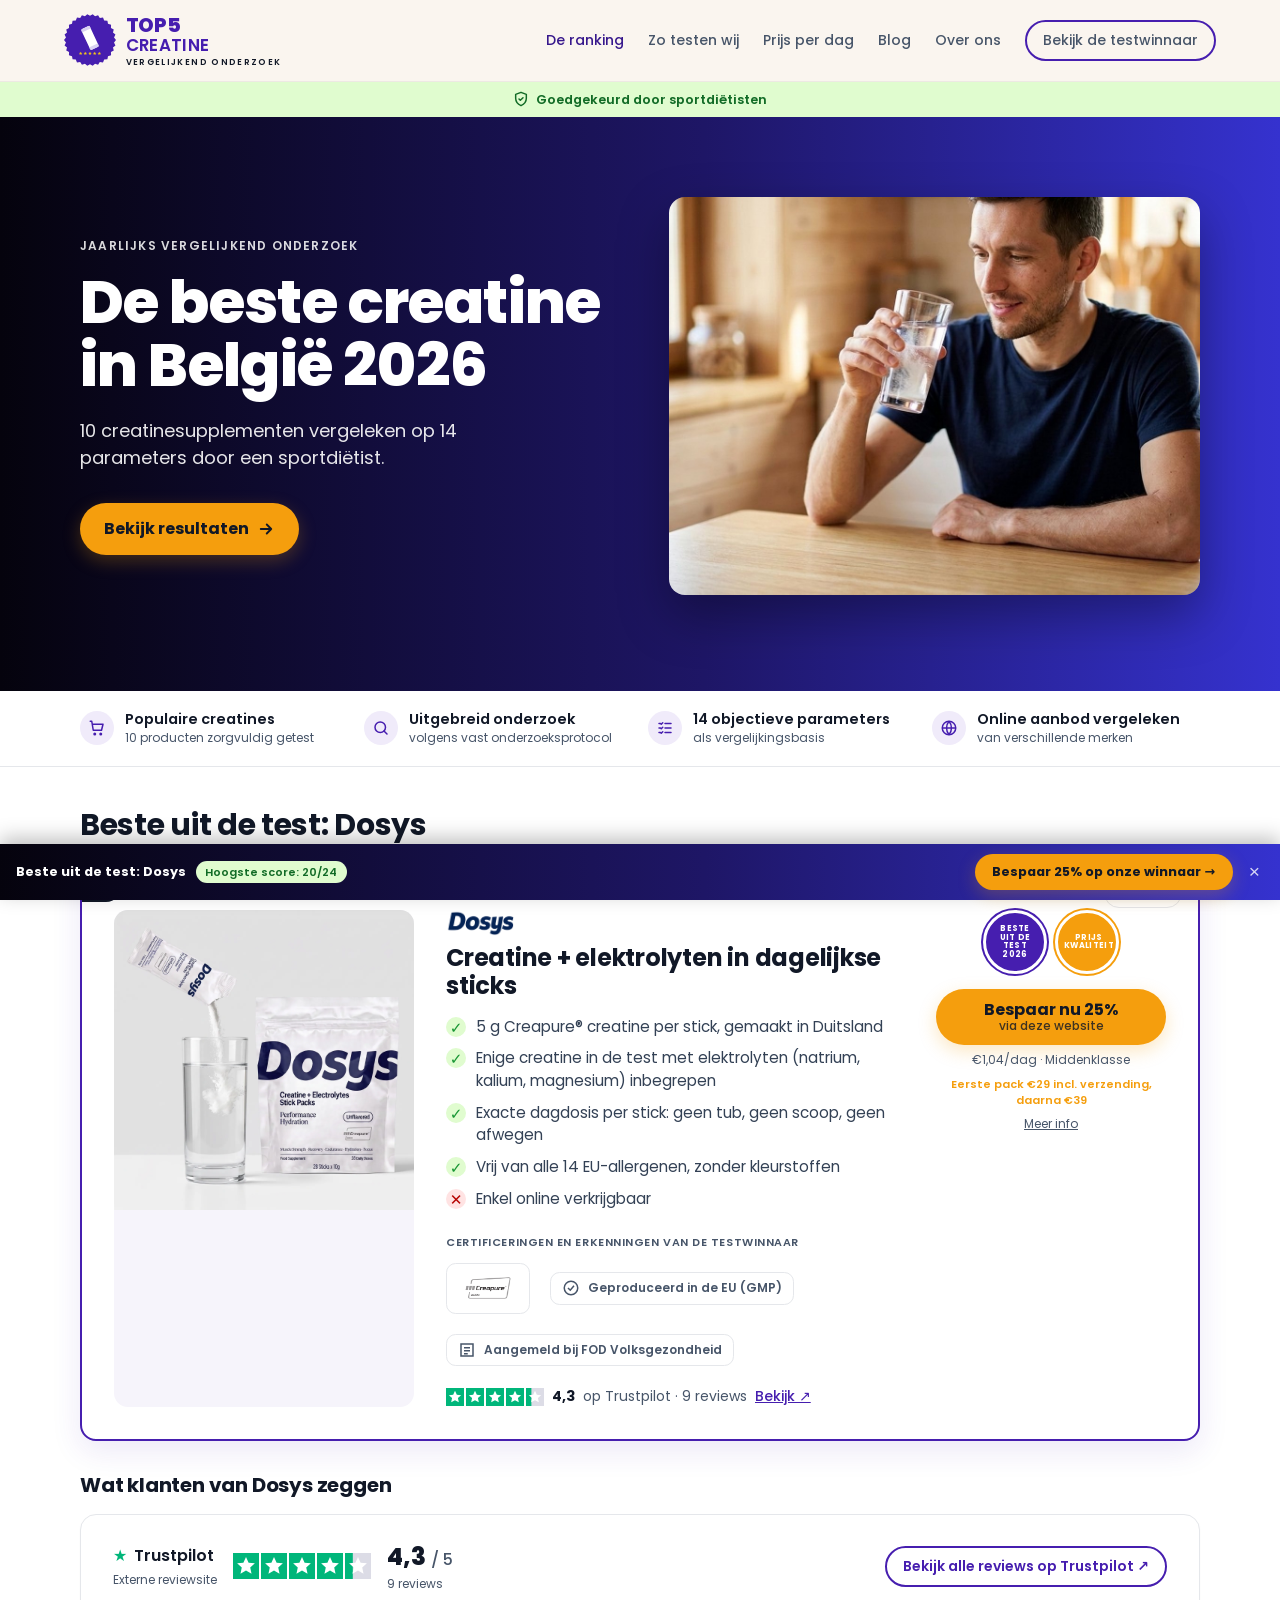
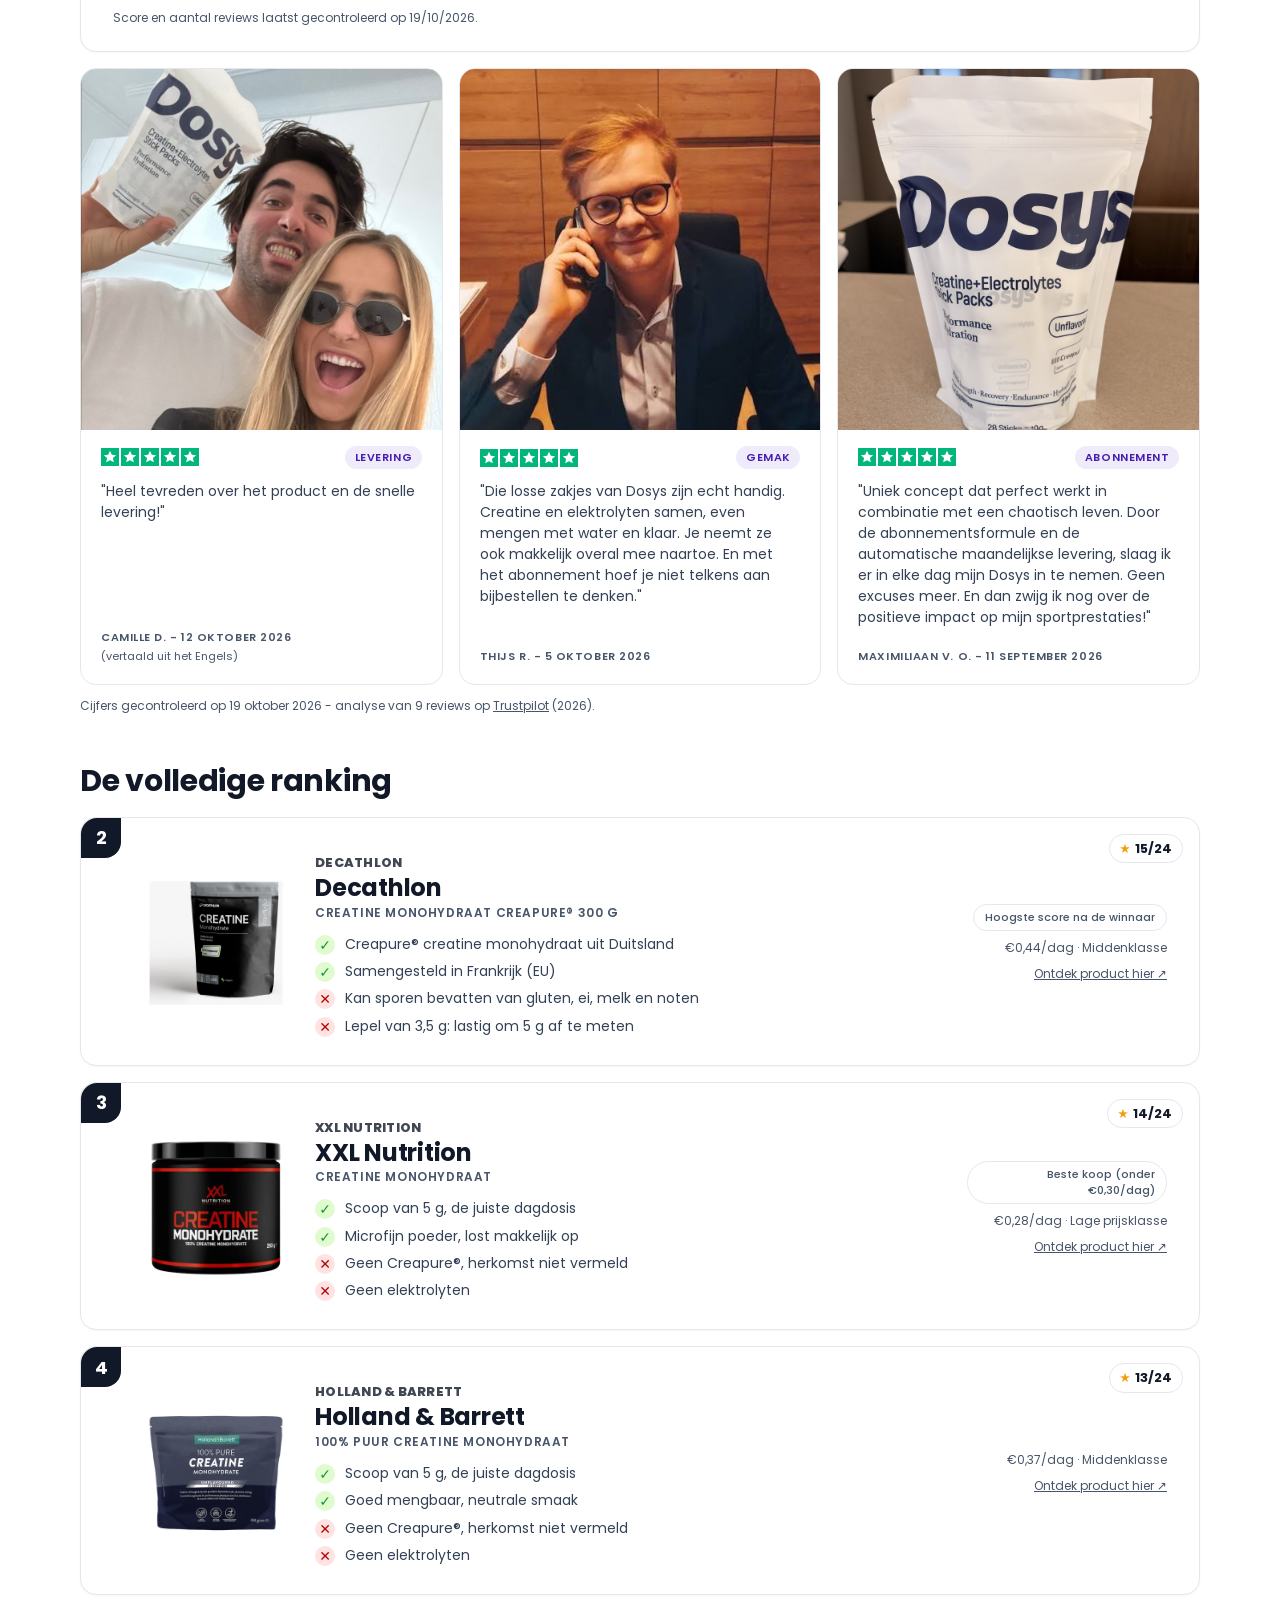
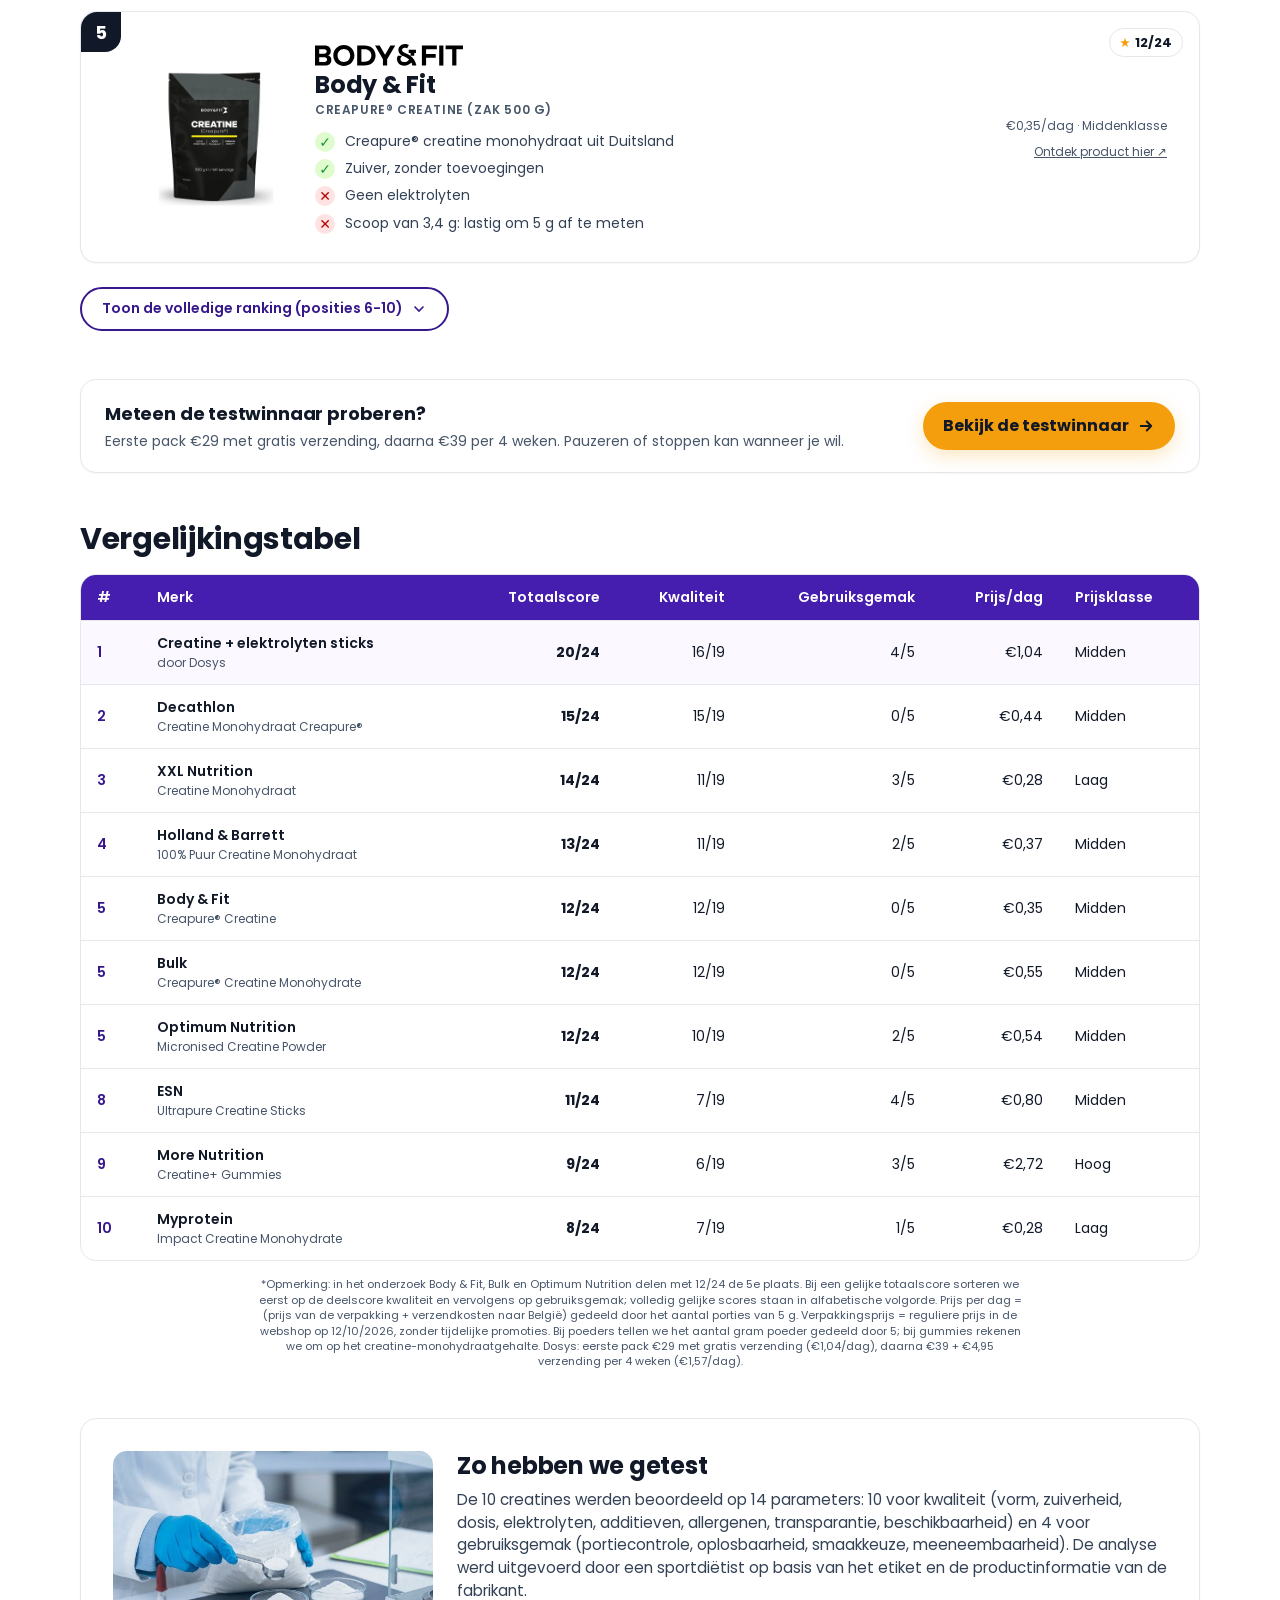
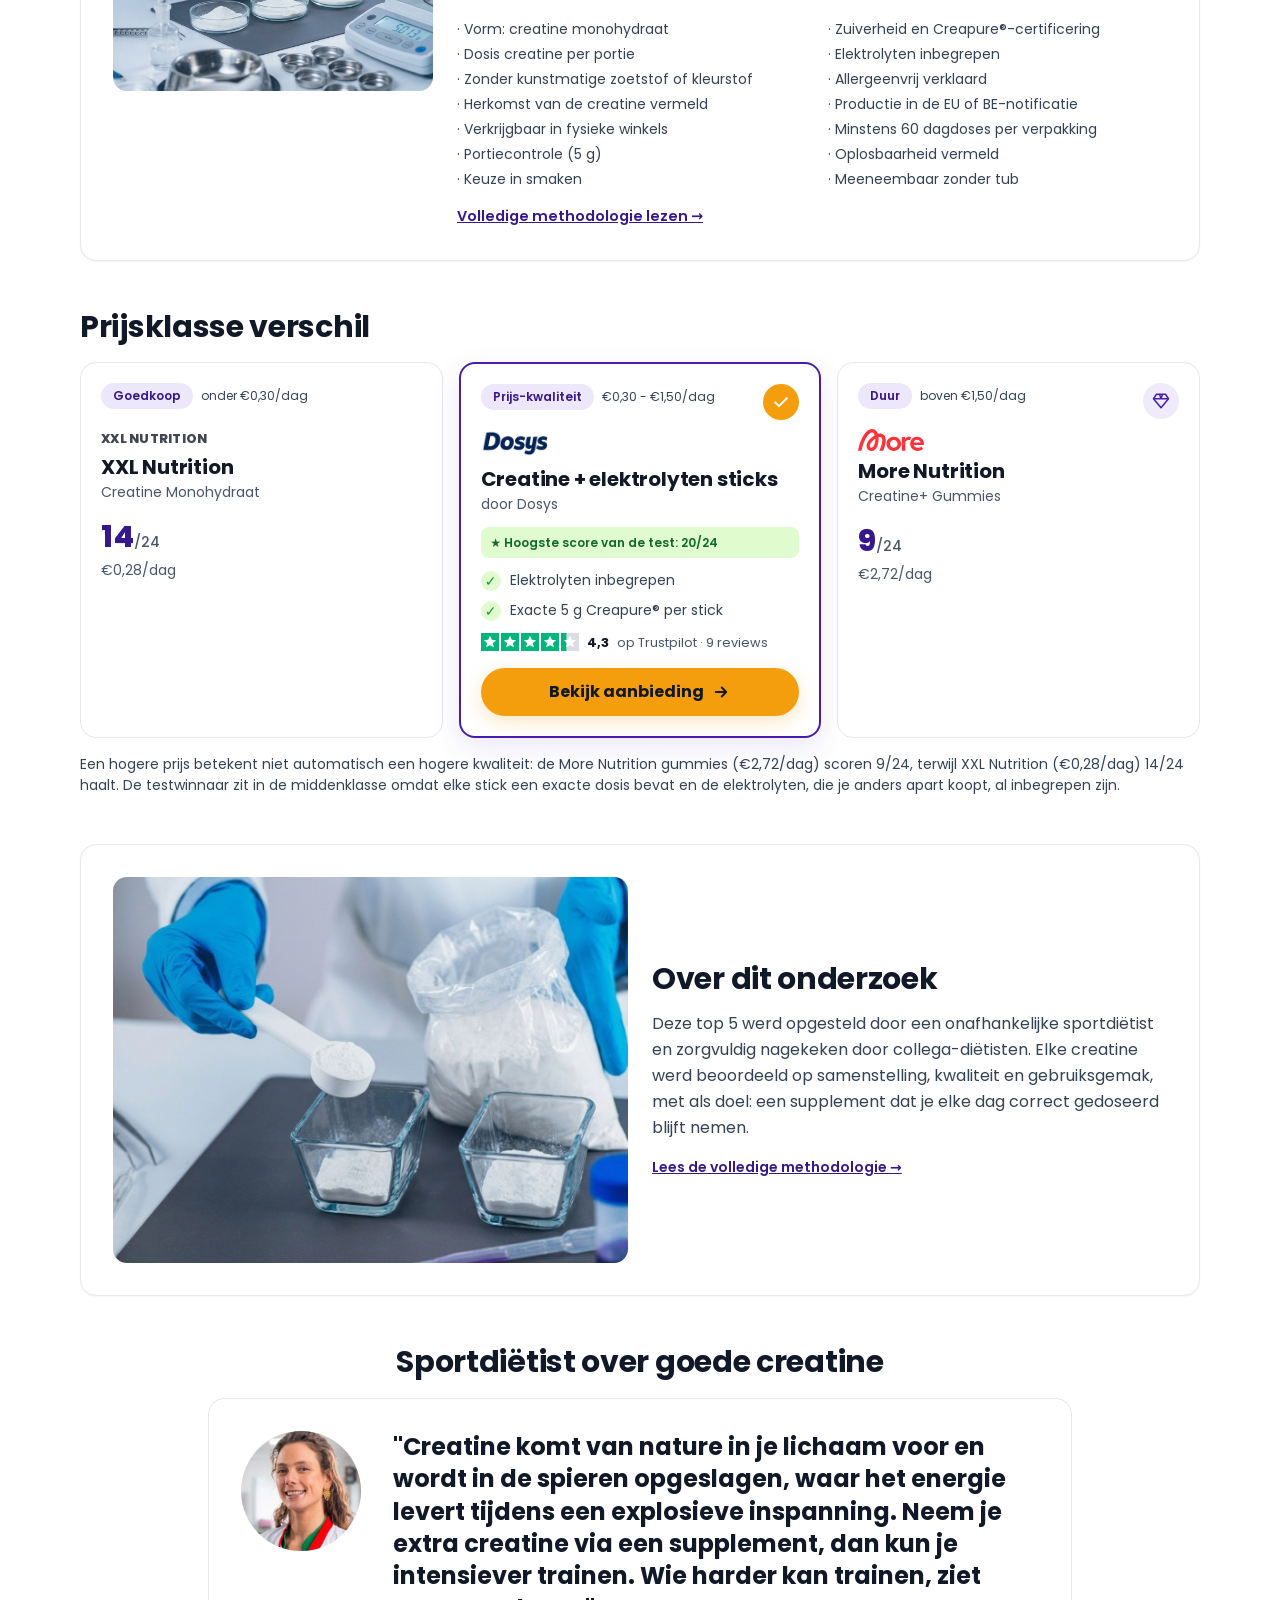
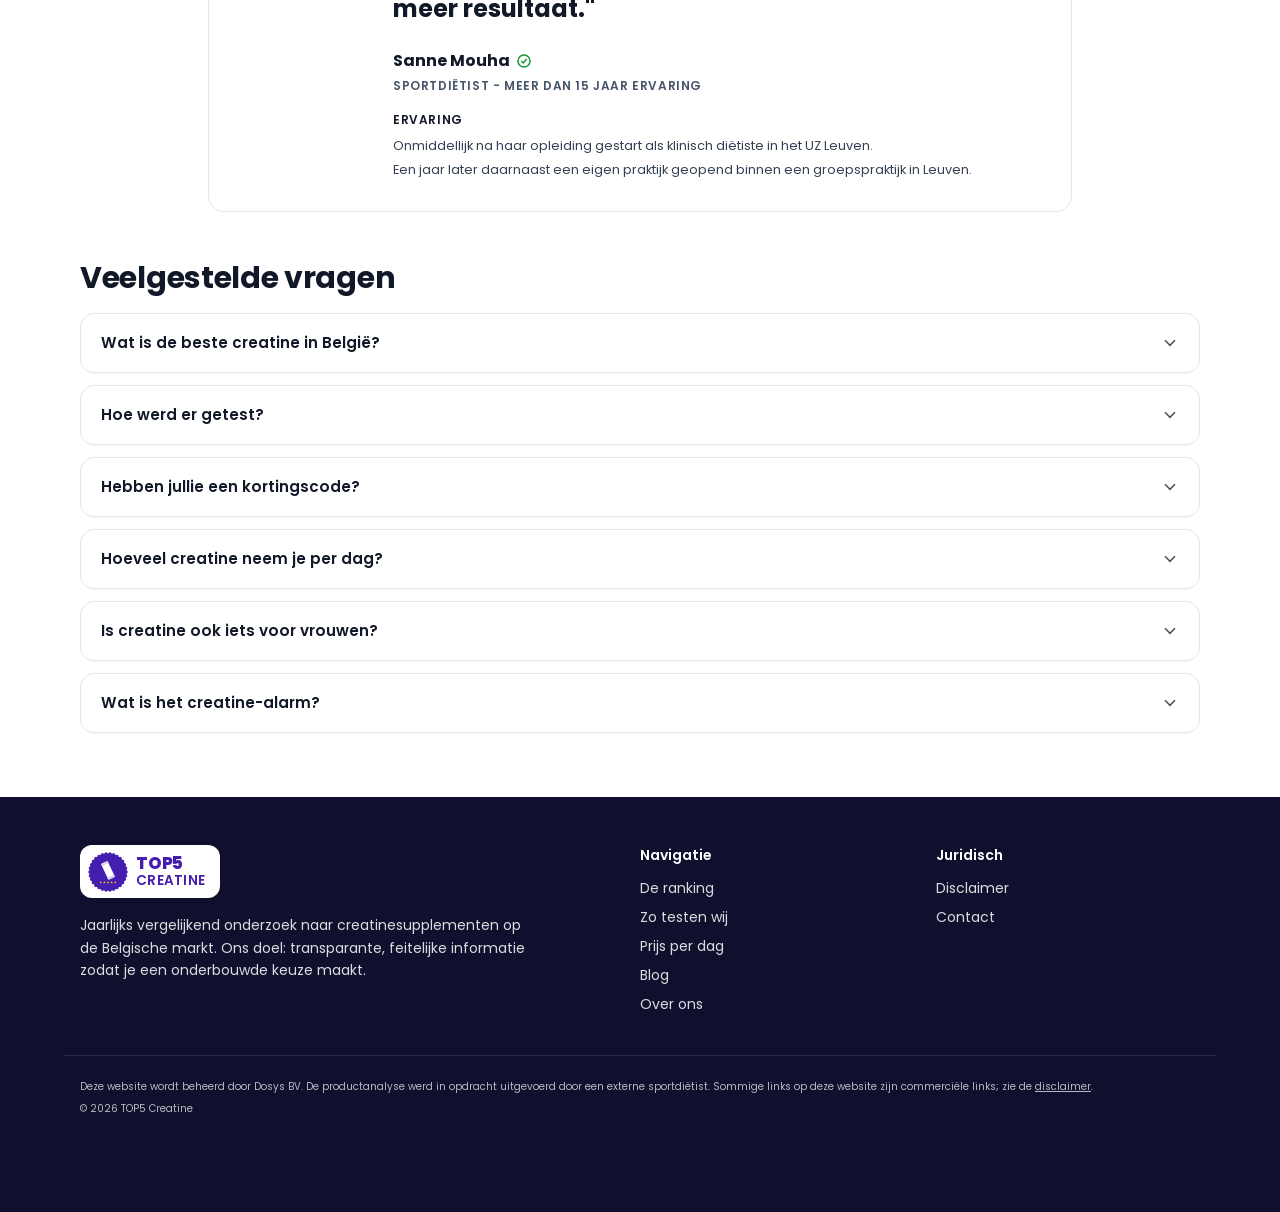
<file: index.html>
<!DOCTYPE html>
<html lang="nl-BE">
<head>
<meta charset="utf-8">
<meta name="viewport" content="width=device-width, initial-scale=1">
<title>Beste creatine België 2026 - ranking door sportdiëtist</title>
<meta name="description" content="Dosys scoort 21/24 in het vergelijkend onderzoek van 10 creatinesupplementen op de Belgische markt, getest door een sportdiëtist.">
<link rel="icon" type="image/svg+xml" href="favicon.svg">
<link rel="icon" type="image/png" sizes="64x64" href="favicon.png">
<link rel="apple-touch-icon" href="apple-touch-icon.png">
<link rel="preconnect" href="https://fonts.googleapis.com">
<link rel="preconnect" href="https://fonts.gstatic.com" crossorigin>
<link rel="stylesheet" href="https://fonts.googleapis.com/css2?family=Poppins:wght@400;500;600;700;800&display=swap">
<link rel="stylesheet" href="styles.css?v=4">
<!-- seo:start -->
<link rel="canonical" href="https://top5creatine.be/">
<meta name="robots" content="index, follow, max-image-preview:large">
<meta property="og:site_name" content="TOP5 Creatine">
<meta property="og:type" content="website">
<meta property="og:locale" content="nl_BE">
<meta property="og:url" content="https://top5creatine.be/">
<meta property="og:title" content="Beste creatine België 2026 - ranking door sportdiëtist">
<meta property="og:description" content="Dosys scoort 21/24 in het vergelijkend onderzoek van 10 creatinesupplementen op de Belgische markt, getest door een sportdiëtist.">
<meta property="og:image" content="https://top5creatine.be/og/index.jpg">
<meta property="og:image:width" content="1200">
<meta property="og:image:height" content="630">
<meta name="twitter:card" content="summary_large_image">
<meta name="twitter:title" content="Beste creatine België 2026 - ranking door sportdiëtist">
<meta name="twitter:description" content="Dosys scoort 21/24 in het vergelijkend onderzoek van 10 creatinesupplementen op de Belgische markt, getest door een sportdiëtist.">
<meta name="twitter:image" content="https://top5creatine.be/og/index.jpg">
<meta name="author" content="TOP5 Creatine">
<meta name="theme-color" content="#461eaf">
<script type="application/ld+json">{"@context": "https://schema.org", "@graph": [{"@type": "Organization", "name": "TOP5 Creatine", "url": "https://top5creatine.be/", "logo": "https://top5creatine.be/apple-touch-icon.png", "parentOrganization": {"@type": "Organization", "name": "Dosys BV", "url": "https://dosys.co"}}, {"@type": "WebSite", "name": "TOP5 Creatine", "url": "https://top5creatine.be/", "inLanguage": "nl-BE", "publisher": {"@type": "Organization", "name": "TOP5 Creatine"}}, {"@type": "FAQPage", "mainEntity": [{"@type": "Question", "name": "Wat is de beste creatine in België?", "acceptedAnswer": {"@type": "Answer", "text": "In het vergelijkend onderzoek van oktober 2026 scoorde Dosys het hoogst met 20 van 24 punten (kwaliteit 16/19, gebruiksgemak 4/5). Decathlon (15/24) is de beste keuze onder de klassieke creatines; XXL Nutrition (14/24) is de beste koop onder €0,30 per dag."}}, {"@type": "Question", "name": "Hoe werd er getest?", "acceptedAnswer": {"@type": "Answer", "text": "10 creatinesupplementen werden beoordeeld op 14 parameters (10 voor kwaliteit, 4 voor gebruiksgemak). De analyse gebeurde op basis van de ingrediëntendeclaratie op het etiket en de productinformatie van de fabrikant. Er werd geen laboratoriumanalyse uitgevoerd."}}, {"@type": "Question", "name": "Hebben jullie een kortingscode?", "acceptedAnswer": {"@type": "Answer", "text": "Er is geen code nodig. De korting van 25% op Dosys loopt automatisch via de links op deze website, en je eerste pack kost €29."}}, {"@type": "Question", "name": "Hoeveel creatine neem je per dag?", "acceptedAnswer": {"@type": "Answer", "text": "3 tot 5 gram per dag, elke dag, ook op rustdagen. Een laadfase is niet nodig: na drie tot vier weken dagelijks gebruik zijn je spieren verzadigd. Een vaste dagdosis zoals een stick van 5 g maakt dat eenvoudig."}}, {"@type": "Question", "name": "Is creatine ook iets voor vrouwen?", "acceptedAnswer": {"@type": "Answer", "text": "Ja. Creatine is een van de best onderzochte supplementen en de dagdosis van 3 tot 5 g is voor mannen en vrouwen gelijk. Het zorgt niet voor \"bulk\": wat je ziet is betere prestaties in korte, intensieve inspanningen."}}, {"@type": "Question", "name": "Wat is het creatine-alarm?", "acceptedAnswer": {"@type": "Answer", "text": "Een gratis e-mailmelding bij prijswijzigingen, terugroepacties of wijzigingen in onze ranking. Uitschrijven kan met 1 klik."}}]}, {"@type": "ItemList", "name": "Beste creatine in België 2026", "datePublished": "2026-10-12", "dateModified": "2026-10-19", "itemListOrder": "https://schema.org/ItemListOrderDescending", "numberOfItems": 10, "itemListElement": [{"@type": "ListItem", "position": 1, "item": {"@type": "Product", "name": "Dosys - Creatine + elektrolyten sticks", "review": {"@type": "Review", "author": {"@type": "Organization", "name": "TOP5 Creatine"}, "datePublished": "2026-10-12", "reviewRating": {"@type": "Rating", "ratingValue": 20, "bestRating": 24, "worstRating": 0}}}}, {"@type": "ListItem", "position": 2, "item": {"@type": "Product", "name": "Decathlon - Creatine Monohydraat Creapure®", "review": {"@type": "Review", "author": {"@type": "Organization", "name": "TOP5 Creatine"}, "datePublished": "2026-10-12", "reviewRating": {"@type": "Rating", "ratingValue": 15, "bestRating": 24, "worstRating": 0}}}}, {"@type": "ListItem", "position": 3, "item": {"@type": "Product", "name": "XXL Nutrition - Creatine Monohydraat", "review": {"@type": "Review", "author": {"@type": "Organization", "name": "TOP5 Creatine"}, "datePublished": "2026-10-12", "reviewRating": {"@type": "Rating", "ratingValue": 14, "bestRating": 24, "worstRating": 0}}}}, {"@type": "ListItem", "position": 4, "item": {"@type": "Product", "name": "Holland & Barrett - 100% Puur Creatine Monohydraat", "review": {"@type": "Review", "author": {"@type": "Organization", "name": "TOP5 Creatine"}, "datePublished": "2026-10-12", "reviewRating": {"@type": "Rating", "ratingValue": 13, "bestRating": 24, "worstRating": 0}}}}, {"@type": "ListItem", "position": 5, "item": {"@type": "Product", "name": "Body & Fit - Creapure® Creatine", "review": {"@type": "Review", "author": {"@type": "Organization", "name": "TOP5 Creatine"}, "datePublished": "2026-10-12", "reviewRating": {"@type": "Rating", "ratingValue": 12, "bestRating": 24, "worstRating": 0}}}}, {"@type": "ListItem", "position": 5, "item": {"@type": "Product", "name": "Bulk - Creapure® Creatine Monohydrate", "review": {"@type": "Review", "author": {"@type": "Organization", "name": "TOP5 Creatine"}, "datePublished": "2026-10-12", "reviewRating": {"@type": "Rating", "ratingValue": 12, "bestRating": 24, "worstRating": 0}}}}, {"@type": "ListItem", "position": 5, "item": {"@type": "Product", "name": "Optimum Nutrition - Micronised Creatine Powder", "review": {"@type": "Review", "author": {"@type": "Organization", "name": "TOP5 Creatine"}, "datePublished": "2026-10-12", "reviewRating": {"@type": "Rating", "ratingValue": 12, "bestRating": 24, "worstRating": 0}}}}, {"@type": "ListItem", "position": 8, "item": {"@type": "Product", "name": "ESN - Ultrapure Creatine Sticks", "review": {"@type": "Review", "author": {"@type": "Organization", "name": "TOP5 Creatine"}, "datePublished": "2026-10-12", "reviewRating": {"@type": "Rating", "ratingValue": 11, "bestRating": 24, "worstRating": 0}}}}, {"@type": "ListItem", "position": 9, "item": {"@type": "Product", "name": "More Nutrition - Creatine+ Gummies", "review": {"@type": "Review", "author": {"@type": "Organization", "name": "TOP5 Creatine"}, "datePublished": "2026-10-12", "reviewRating": {"@type": "Rating", "ratingValue": 9, "bestRating": 24, "worstRating": 0}}}}, {"@type": "ListItem", "position": 10, "item": {"@type": "Product", "name": "Myprotein - Impact Creatine Monohydrate", "review": {"@type": "Review", "author": {"@type": "Organization", "name": "TOP5 Creatine"}, "datePublished": "2026-10-12", "reviewRating": {"@type": "Rating", "ratingValue": 8, "bestRating": 24, "worstRating": 0}}}}]}]}</script>
<script src="/clickid.js?v=1" defer></script>
<!-- seo:end -->
</head>
<body>

<header>
  <div class="wrap hdr">
    <a href="#" class="logo" aria-label="TOP5 Creatine">
      <span class="mark"><svg viewBox="0 0 100 100" aria-hidden="true"><path d="M100.0,50.0 L96.2,54.9 L98.9,60.4 L94.2,64.4 L95.7,70.3 L90.3,73.2 L90.5,79.4 L84.6,81.1 L83.5,87.2 L77.3,87.6 L75.0,93.3 L68.9,92.5 L65.5,97.6 L59.7,95.5 L55.2,99.7 L50.0,96.5 L44.8,99.7 L40.3,95.5 L34.5,97.6 L31.1,92.5 L25.0,93.3 L22.7,87.6 L16.5,87.2 L15.4,81.1 L9.5,79.4 L9.7,73.2 L4.3,70.3 L5.8,64.4 L1.1,60.4 L3.8,54.9 L0.0,50.0 L3.8,45.1 L1.1,39.6 L5.8,35.6 L4.3,29.7 L9.7,26.8 L9.5,20.6 L15.4,18.9 L16.5,12.8 L22.7,12.4 L25.0,6.7 L31.1,7.5 L34.5,2.4 L40.3,4.5 L44.8,0.3 L50.0,3.5 L55.2,0.3 L59.7,4.5 L65.5,2.4 L68.9,7.5 L75.0,6.7 L77.3,12.4 L83.5,12.8 L84.6,18.9 L90.5,20.6 L90.3,26.8 L95.7,29.7 L94.2,35.6 L98.9,39.6 L96.2,45.1 Z" fill="#461eaf"/><g transform="translate(50,46) rotate(-25)"><rect x="-9" y="-22" width="18" height="44" rx="3.5" fill="#fff"/><rect x="-9" y="-22" width="18" height="6" rx="1.5" fill="#d9d2f2"/><rect x="-9" y="16" width="18" height="6" rx="1.5" fill="#d9d2f2"/></g><polygon fill="#f5c518" points="32.0,72.4 32.9,74.7 35.4,74.9 33.5,76.5 34.1,78.9 32.0,77.6 29.9,78.9 30.5,76.5 28.6,74.9 31.1,74.7"/><polygon fill="#f5c518" points="41.0,72.4 41.9,74.7 44.4,74.9 42.5,76.5 43.1,78.9 41.0,77.6 38.9,78.9 39.5,76.5 37.6,74.9 40.1,74.7"/><polygon fill="#f5c518" points="50.0,72.4 50.9,74.7 53.4,74.9 51.5,76.5 52.1,78.9 50.0,77.6 47.9,78.9 48.5,76.5 46.6,74.9 49.1,74.7"/><polygon fill="#f5c518" points="59.0,72.4 59.9,74.7 62.4,74.9 60.5,76.5 61.1,78.9 59.0,77.6 56.9,78.9 57.5,76.5 55.6,74.9 58.1,74.7"/><polygon fill="#f5c518" points="68.0,72.4 68.9,74.7 71.4,74.9 69.5,76.5 70.1,78.9 68.0,77.6 65.9,78.9 66.5,76.5 64.6,74.9 67.1,74.7"/></svg></span>
      <span class="lines"><span class="l1">TOP5</span><span class="l2">CREATINE</span><span class="l3">Vergelijkend onderzoek</span></span>
    </a>
    <nav class="main">
      <a class="active" href="#ranking">De ranking</a>
      <a href="/methodologie">Zo testen wij</a>
      <a href="#prijs">Prijs per dag</a>
      <a href="/blog">Blog</a>
      <a href="/over-ons">Over ons</a>
      <a class="btn-outline" href="https://dosys.co/nl-be?ref=top5creatine&utm_source=top5creatine&utm_medium=referral&utm_campaign=ranking&utm_content=header" target="_blank" rel="noopener">Bekijk de testwinnaar</a>
    </nav>
  </div>
</header>
<div class="trust"><svg width="16" height="16" viewBox="0 0 24 24" fill="none" stroke="currentColor" stroke-width="2.2" stroke-linecap="round" stroke-linejoin="round"><path d="M12 2l8 3v6c0 5-3.5 9-8 11-4.5-2-8-6-8-11V5l8-3z"/><path d="M9 12l2 2 4-4"/></svg> Goedgekeurd door sportdiëtisten</div>

<section class="hero">
  <div class="wrap grid">
    <div class="txt">
      <p class="kicker">Jaarlijks vergelijkend onderzoek</p>
      <h1>De beste creatine in België 2026</h1>
      <p class="sub">10 creatinesupplementen vergeleken op 14 parameters door een sportdiëtist.</p>
    </div>
    <div class="pic">
      <img src="img/hero_unbranded_v3_male.jpg" alt="Man drinkt een glas water met opgeloste creatine aan de keukentafel">
    </div>
    <div class="cta"><a class="btn-cta" href="#ranking">Bekijk resultaten <svg width="18" height="18" viewBox="0 0 24 24" fill="none" stroke="currentColor" stroke-width="2.5" stroke-linecap="round" stroke-linejoin="round"><path d="M5 12h14M13 6l6 6-6 6"/></svg></a></div>
  </div>
</section>

<div class="stats">
  <div class="wrap">
    <div class="stat"><span class="ic"><svg width="18" height="18" viewBox="0 0 24 24" fill="none" stroke="currentColor" stroke-width="2" stroke-linecap="round" stroke-linejoin="round"><path d="M3 3h2l2 12h11l2-8H6"/><circle cx="9" cy="20" r="1"/><circle cx="17" cy="20" r="1"/></svg></span><div><div class="a">Populaire creatines</div><div class="b">10 producten zorgvuldig getest</div></div></div>
    <div class="stat"><span class="ic"><svg width="18" height="18" viewBox="0 0 24 24" fill="none" stroke="currentColor" stroke-width="2" stroke-linecap="round"><circle cx="11" cy="11" r="7"/><path d="M20 20l-4-4"/></svg></span><div><div class="a">Uitgebreid onderzoek</div><div class="b">volgens vast onderzoeksprotocol</div></div></div>
    <div class="stat"><span class="ic"><svg width="18" height="18" viewBox="0 0 24 24" fill="none" stroke="currentColor" stroke-width="2" stroke-linecap="round" stroke-linejoin="round"><path d="M4 6h2l1 1 2-2M4 12h2l1 1 2-2M4 18h2l1 1 2-2M12 6h8M12 12h8M12 18h8"/></svg></span><div><div class="a">14 objectieve parameters</div><div class="b">als vergelijkingsbasis</div></div></div>
    <div class="stat"><span class="ic"><svg width="18" height="18" viewBox="0 0 24 24" fill="none" stroke="currentColor" stroke-width="2"><circle cx="12" cy="12" r="9"/><path d="M3 12h18M12 3a14 14 0 010 18M12 3a14 14 0 000 18"/></svg></span><div><div class="a">Online aanbod vergeleken</div><div class="b">van verschillende merken</div></div></div>
  </div>
</div>

<!-- WINNER -->
<section class="s wrap" id="ranking" style="padding-top:1.5rem">
  <h2 style="margin-top:1rem">Beste uit de test: Dosys</h2>
  <div class="card win">
    <div class="rank">1</div>
    <div class="score"><span class="scorepill"><span class="star">★</span> <span class="tnum">20/24</span></span></div>
    <div class="wgrid">
      <div class="img"><img src="img/carousel_3_v3.webp" alt="Verpakking Dosys Creatine + Elektrolyten stick packs"></div>
      <div>
        <img class="brandlogo" src="img/logo_nobg_v2.webp" alt="Dosys logo">
        <h3>Creatine + elektrolyten in dagelijkse sticks</h3>
        <ul class="facts">
          <li><span class="chk ok">✓</span><span>5 g Creapure® creatine per stick, gemaakt in Duitsland</span></li>
          <li><span class="chk ok">✓</span><span>Enige creatine in de test met elektrolyten (natrium, kalium, magnesium) inbegrepen</span></li>
          <li><span class="chk ok">✓</span><span>Exacte dagdosis per stick: geen tub, geen scoop, geen afwegen</span></li>
          <li><span class="chk ok">✓</span><span>Vrij van alle 14 EU-allergenen, zonder kleurstoffen</span></li>
          <li><span class="chk no">✕</span><span>Enkel online verkrijgbaar</span></li>
        </ul>
        <div class="certlabel">Certificeringen en erkenningen van de testwinnaar</div>
        <div class="certs">
          <span class="cert"><img src="img/creapure_seal_800.png" alt="Creapure® kwaliteitszegel"></span>
          <span class="cert"><svg width="18" height="18" viewBox="0 0 24 24" fill="none" stroke="currentColor" stroke-width="2"><circle cx="12" cy="12" r="9"/><path d="M8 12l3 3 5-6"/></svg> Geproduceerd in de EU (GMP)</span>
          <span class="cert"><svg width="18" height="18" viewBox="0 0 24 24" fill="none" stroke="currentColor" stroke-width="2"><path d="M4 4h16v16H4z"/><path d="M8 9h8M8 13h8M8 17h5"/></svg> Aangemeld bij FOD Volksgezondheid</span>
        </div>
        <div class="tp"><span class="tpstars" data-score="4.3"></span> <strong>4,3</strong> <span class="muted">op Trustpilot · 9 reviews</span> <a href="https://www.trustpilot.com/review/dosys.co" target="_blank" rel="noopener">Bekijk ↗</a></div>
      </div>
      <div class="deal">
        <div class="seals">
          <span class="seal">Beste uit de test 2026</span>
          <span class="seal gold">Prijs kwaliteit</span>
        </div>
        <a class="btn-cta" href="https://dosys.co/nl-be?ref=top5creatine&utm_source=top5creatine&utm_medium=referral&utm_campaign=ranking&utm_content=winner_deal#shop">Bespaar nu 25% <small>via deze website</small></a>
        <div class="price">€1,04/dag · Middenklasse</div>
        <div class="lim">Eerste pack €29 incl. verzending, daarna €39</div>
        <a class="more" href="https://dosys.co/nl-be/products/dosys?ref=top5creatine&utm_source=top5creatine&utm_medium=referral&utm_campaign=ranking&utm_content=winner_info">Meer info</a>
      </div>
    </div>
  </div>
</section>

<!-- REVIEWS -->
<section class="s wrap" style="padding-top:2rem">
  <h2 style="font-size:1.25rem">Wat klanten van Dosys zeggen</h2>
  <div class="rvtop">
    <div><div style="font-weight:600;display:flex;align-items:center;gap:.4rem"><span style="color:#00b67a">★</span> Trustpilot</div><div class="note" style="margin-top:.2rem">Externe reviewsite</div></div>
    <div><span class="tpstars lg" data-score="4.3"></span></div>
    <div><div class="big tnum">4,3 <span>/ 5</span></div><div class="note" style="margin-top:0">9 reviews</div></div>
    <a class="btn-outline" href="https://www.trustpilot.com/review/dosys.co" target="_blank" rel="noopener">Bekijk alle reviews op Trustpilot ↗</a>
    <p class="note" style="grid-column:1/-1;margin-top:0">Score en aantal reviews laatst gecontroleerd op 19/10/2026.</p>
  </div>
  <div class="rvgrid">
    <div class="rv"><img src="img/review_luca_v1.jpg" alt="Camille en Luca, klanten van Dosys, met de Dosys verpakking"><div class="b"><div style="display:flex;justify-content:space-between;align-items:center"><span class="tpstars" data-score="5"></span><span class="tag">Levering</span></div><p>"Heel tevreden over het product en de snelle levering!"</p><div class="who">Camille D. - 12 oktober 2026</div><div style="font-size:11px;color:var(--muted-strong);margin-top:2px">(vertaald uit het Engels)</div></div></div>
    <div class="rv"><img src="img/review_thijs_v1.jpg" alt="Thijs, klant van Dosys"><div class="b"><div style="display:flex;justify-content:space-between;align-items:center"><span class="tpstars" data-score="5"></span><span class="tag">Gemak</span></div><p>"Die losse zakjes van Dosys zijn echt handig. Creatine en elektrolyten samen, even mengen met water en klaar. Je neemt ze ook makkelijk overal mee naartoe. En met het abonnement hoef je niet telkens aan bijbestellen te denken."</p><div class="who">Thijs R. - 5 oktober 2026</div></div></div>
    <div class="rv"><img src="img/review_max_v1.jpg" alt="Dosys verpakking op het aanrecht bij Maximiliaan thuis"><div class="b"><div style="display:flex;justify-content:space-between;align-items:center"><span class="tpstars" data-score="5"></span><span class="tag">Abonnement</span></div><p>"Uniek concept dat perfect werkt in combinatie met een chaotisch leven. Door de abonnementsformule en de automatische maandelijkse levering, slaag ik er in elke dag mijn Dosys in te nemen. Geen excuses meer. En dan zwijg ik nog over de positieve impact op mijn sportprestaties!"</p><div class="who">Maximiliaan v. O. - 11 september 2026</div></div></div>
  </div>
  <p class="note">Cijfers gecontroleerd op 19 oktober 2026 - analyse van 9 reviews op <a href="https://www.trustpilot.com/review/dosys.co" target="_blank" rel="noopener" style="text-decoration:underline">Trustpilot</a> (2026).</p>
</section>

<!-- FULL RANKING -->
<section class="s wrap">
  <h2>De volledige ranking</h2>
  <div class="rlist" id="rlist">

    <div class="card"><div class="rank">2</div><div class="score"><span class="scorepill"><span class="star">★</span> <span class="tnum">15/24</span></span></div>
      <div class="rk">
        <div class="pimg"><img src="img/competitors/decathlon_700.webp" alt="Verpakking Decathlon Creatine Monohydraat Creapure"></div>
        <div><span class="wordmark">DECATHLON</span><h3>Decathlon</h3><p class="sub">Creatine Monohydraat Creapure® 300 g</p>
          <ul class="facts"><li><span class="chk ok">✓</span>Creapure® creatine monohydraat uit Duitsland</li><li><span class="chk ok">✓</span>Samengesteld in Frankrijk (EU)</li><li><span class="chk no">✕</span>Kan sporen bevatten van gluten, ei, melk en noten</li><li><span class="chk no">✕</span>Lepel van 3,5 g: lastig om 5 g af te meten</li></ul></div>
        <div class="rkside"><span class="tagpill">Hoogste score na de winnaar</span><span class="pr">€0,44/dag · Middenklasse</span><a href="https://www.decathlon.be/nl/p/creatine-monohydraat-creapure-neutrale-smaak-300-g/327680/g78m8601333" target="_blank" rel="noopener nofollow">Ontdek product hier ↗</a></div>
      </div></div>

    <div class="card"><div class="rank">3</div><div class="score"><span class="scorepill"><span class="star">★</span> <span class="tnum">14/24</span></span></div>
      <div class="rk">
        <div class="pimg"><img src="img/competitors/xxl_700.webp" alt="Verpakking XXL Nutrition Creatine Monohydraat"></div>
        <div><span class="wordmark">XXL NUTRITION</span><h3>XXL Nutrition</h3><p class="sub">Creatine Monohydraat</p>
          <ul class="facts"><li><span class="chk ok">✓</span>Scoop van 5 g, de juiste dagdosis</li><li><span class="chk ok">✓</span>Microfijn poeder, lost makkelijk op</li><li><span class="chk no">✕</span>Geen Creapure®, herkomst niet vermeld</li><li><span class="chk no">✕</span>Geen elektrolyten</li></ul></div>
        <div class="rkside"><span class="tagpill">Beste koop (onder €0,30/dag)</span><span class="pr">€0,28/dag · Lage prijsklasse</span><a href="https://xxlnutrition.com/nl-be/xxl-creatine-monohydraat" target="_blank" rel="noopener nofollow">Ontdek product hier ↗</a></div>
      </div></div>

    <div class="card"><div class="rank">4</div><div class="score"><span class="scorepill"><span class="star">★</span> <span class="tnum">13/24</span></span></div>
      <div class="rk">
        <div class="pimg"><img src="img/competitors/hollandbarrett_700.webp" alt="Verpakking Holland &amp; Barrett 100% Puur Creatine Monohydraat"></div>
        <div><span class="wordmark">HOLLAND &amp; BARRETT</span><h3>Holland &amp; Barrett</h3><p class="sub">100% Puur Creatine Monohydraat</p>
          <ul class="facts"><li><span class="chk ok">✓</span>Scoop van 5 g, de juiste dagdosis</li><li><span class="chk ok">✓</span>Goed mengbaar, neutrale smaak</li><li><span class="chk no">✕</span>Geen Creapure®, herkomst niet vermeld</li><li><span class="chk no">✕</span>Geen elektrolyten</li></ul></div>
        <div class="rkside"><span class="pr">€0,37/dag · Middenklasse</span><a href="https://www.hollandandbarrett.be/shop/product/holland-barrett-100-puur-creatine-monohydraat-350g-6100004229" target="_blank" rel="noopener nofollow">Ontdek product hier ↗</a></div>
      </div></div>

    <div class="card"><div class="rank">5</div><div class="score"><span class="scorepill"><span class="star">★</span> <span class="tnum">12/24</span></span></div>
      <div class="rk">
        <div class="pimg"><img src="img/competitors/bodyandfit_700.webp" alt="Verpakking Body &amp; Fit Creapure Creatine"></div>
        <div><img class="clogo" src="img/competitors/bodyandfit_logo.svg" alt="Body &amp; Fit logo" style="filter:invert(1)"><h3>Body &amp; Fit</h3><p class="sub">Creapure® Creatine (zak 500 g)</p>
          <ul class="facts"><li><span class="chk ok">✓</span>Creapure® creatine monohydraat uit Duitsland</li><li><span class="chk ok">✓</span>Zuiver, zonder toevoegingen</li><li><span class="chk no">✕</span>Geen elektrolyten</li><li><span class="chk no">✕</span>Scoop van 3,4 g: lastig om 5 g af te meten</li></ul></div>
        <div class="rkside"><span class="pr">€0,35/dag · Middenklasse</span><a href="https://www.bodyandfit.com/nl-be/products/creapure-creatine" target="_blank" rel="noopener nofollow">Ontdek product hier ↗</a></div>
      </div></div>

    <div class="hidden-rows" id="more">
      <div class="card"><div class="rank">5</div><div class="score"><span class="scorepill"><span class="star">★</span> <span class="tnum">12/24</span></span></div>
      <div class="rk">
        <div class="pimg"><img src="img/competitors/bulk_700.webp" alt="Verpakking Bulk Creapure Creatine Monohydrate"></div>
        <div><span class="wordmark">BULK</span><h3>Bulk</h3><p class="sub">Creapure® Creatine Monohydrate</p>
          <ul class="facts"><li><span class="chk ok">✓</span>Creapure® creatine monohydraat uit Duitsland</li><li><span class="chk ok">✓</span>Zuiver, zonder toevoegingen</li><li><span class="chk no">✕</span>Kan sporen bevatten van melk, soja en gluten</li><li><span class="chk no">✕</span>Scoop van 3,4 g: lastig om 5 g af te meten</li></ul></div>
        <div class="rkside"><span class="pr">€0,55/dag · Middenklasse</span><a href="https://www.bulk.com/nl/products/creapure-creatine-monohydrate-eu/bpb-crea-0000-eu" target="_blank" rel="noopener nofollow">Ontdek product hier ↗</a></div>
      </div></div>
      <div class="card"><div class="rank">5</div><div class="score"><span class="scorepill"><span class="star">★</span> <span class="tnum">12/24</span></span></div>
      <div class="rk">
        <div class="pimg"><img src="img/competitors/optimum_700.webp" alt="Verpakking Optimum Nutrition Micronised Creatine Powder"></div>
        <div><img class="clogo" src="img/competitors/optimum_logo.svg" alt="Optimum Nutrition logo" style="filter:invert(1)"><h3>Optimum Nutrition</h3><p class="sub">Micronised Creatine Powder</p>
          <ul class="facts"><li><span class="chk ok">✓</span>Micronised poeder, mengt makkelijk</li><li><span class="chk ok">✓</span>Bekend merk, in veel winkels</li><li><span class="chk no">✕</span>Geen Creapure®, herkomst niet vermeld</li><li><span class="chk no">✕</span>Kan sporen bevatten van melk, soja, gluten, ei en noten</li><li><span class="chk no">✕</span>Scoop van 3,4 g: lastig om 5 g af te meten</li></ul></div>
        <div class="rkside"><span class="pr">€0,54/dag · Middenklasse</span><a href="https://www.optimumnutrition.com/products/micronised-creatine-powder" target="_blank" rel="noopener nofollow">Ontdek product hier ↗</a></div>
      </div></div>
      <div class="card"><div class="rank">8</div><div class="score"><span class="scorepill"><span class="star">★</span> <span class="tnum">11/24</span></span></div>
      <div class="rk">
        <div class="pimg"><img src="img/competitors/esn_700.webp" alt="Verpakking ESN Ultrapure Creatine Sticks"></div>
        <div><img class="clogo" src="img/competitors/esn_logo.svg" alt="ESN logo"><h3>ESN</h3><p class="sub">Ultrapure Creatine Sticks</p>
          <ul class="facts"><li><span class="chk ok">✓</span>Portiesticks</li><li><span class="chk ok">✓</span>Microfijn poeder, lost goed op</li><li><span class="chk no">✕</span>3 g per stick: bijna 2 sticks nodig voor 5 g</li><li><span class="chk no">✕</span>Creapure® niet vermeld, geen elektrolyten</li></ul></div>
        <div class="rkside"><span class="pr">€0,80/dag · Middenklasse</span><a href="https://www.esn.com/products/ultrapure-creatine-sticks" target="_blank" rel="noopener nofollow">Ontdek product hier ↗</a></div>
      </div></div>
      <div class="card"><div class="rank">9</div><div class="score"><span class="scorepill"><span class="star">★</span> <span class="tnum">9/24</span></span></div>
      <div class="rk">
        <div class="pimg"><img src="img/competitors/gummies_700.webp" alt="Verpakking More Nutrition Creatine+ Gummies"></div>
        <div><img class="clogo" src="img/competitors/gummies_logo.svg" alt="More Nutrition logo"><h3>More Nutrition</h3><p class="sub">Creatine+ Gummies</p>
          <ul class="facts"><li><span class="chk ok">✓</span>Lekker en makkelijk mee te nemen</li><li><span class="chk no">✕</span>1 g creatine per gummy: 5 gummies nodig voor 5 g</li><li><span class="chk no">✕</span>Zoetstoffen (sucralose, maltitol) en visgelatine</li><li><span class="chk no">✕</span>Duurste per dag van de test</li></ul></div>
        <div class="rkside"><span class="pr">€2,72/dag · Hoge prijsklasse</span><a href="https://www.morenutrition.de/products/creatine-gummies" target="_blank" rel="noopener nofollow">Ontdek product hier ↗</a></div>
      </div></div>
      <div class="card"><div class="rank">10</div><div class="score"><span class="scorepill"><span class="star">★</span> <span class="tnum">8/24</span></span></div>
      <div class="rk">
        <div class="pimg"><img src="img/competitors/myprotein_700.webp" alt="Verpakking Myprotein Impact Creatine Monohydrate"></div>
        <div><img class="clogo" src="img/competitors/myprotein_logo.svg" alt="Myprotein logo"><h3>Myprotein</h3><p class="sub">Impact Creatine Monohydrate</p>
          <ul class="facts"><li><span class="chk ok">✓</span>Laagste prijs per dag van de test</li><li><span class="chk ok">✓</span>Groot formaat beschikbaar</li><li><span class="chk no">✕</span>Geen Creapure®, herkomst niet vermeld</li><li><span class="chk no">✕</span>Geproduceerd in een faciliteit die melk verwerkt</li><li><span class="chk no">✕</span>Scoop van 3,4 g: lastig om 5 g af te meten</li></ul></div>
        <div class="rkside"><span class="pr">€0,28/dag · Lage prijsklasse</span><a href="https://www.myprotein.be/p/sports-nutrition/creatine-monohydraat-poeder/10530050/" target="_blank" rel="noopener nofollow">Ontdek product hier ↗</a></div>
      </div></div>
    </div>
  </div>
  <button class="btn-toggle" id="toggle" type="button">Toon de volledige ranking (posities 6-10) <svg width="16" height="16" viewBox="0 0 24 24" fill="none" stroke="currentColor" stroke-width="2.5" stroke-linecap="round"><path d="M6 9l6 6 6-6"/></svg></button>
</section>

<!-- QUIZ CTA -->
<section class="s wrap">
  <div class="quiz">
    <div><h3>Meteen de testwinnaar proberen?</h3><p>Eerste pack €29 met gratis verzending, daarna €39 per 4 weken. Pauzeren of stoppen kan wanneer je wil.</p></div>
    <a class="btn-cta" href="https://dosys.co/nl-be?ref=top5creatine&utm_source=top5creatine&utm_medium=referral&utm_campaign=ranking&utm_content=mid_cta#shop" target="_blank" rel="noopener" style="padding:.75rem 1.25rem">Bekijk de testwinnaar <svg width="18" height="18" viewBox="0 0 24 24" fill="none" stroke="currentColor" stroke-width="2.5" stroke-linecap="round" stroke-linejoin="round"><path d="M5 12h14M13 6l6 6-6 6"/></svg></a>
  </div>
</section>

<!-- TABLE -->
<section class="s wrap" id="tabel">
  <h2>Vergelijkingstabel</h2>
  <div class="tblwrap">
    <table>
      <thead><tr><th>#</th><th>Merk</th><th class="r">Totaalscore</th><th class="r">Kwaliteit</th><th class="r">Gebruiksgemak</th><th class="r">Prijs/dag</th><th>Prijsklasse</th></tr></thead>
      <tbody>
        <tr class="win"><td class="num tnum">1</td><td><div class="n">Creatine + elektrolyten sticks</div><div class="d">door Dosys</div></td><td class="r tnum" style="font-weight:700">20/24</td><td class="r tnum">16/19</td><td class="r tnum">4/5</td><td class="r tnum">€1,04</td><td>Midden</td></tr>
        <tr><td class="num tnum">2</td><td><div class="n">Decathlon</div><div class="d">Creatine Monohydraat Creapure®</div></td><td class="r tnum" style="font-weight:700">15/24</td><td class="r tnum">15/19</td><td class="r tnum">0/5</td><td class="r tnum">€0,44</td><td>Midden</td></tr>
        <tr><td class="num tnum">3</td><td><div class="n">XXL Nutrition</div><div class="d">Creatine Monohydraat</div></td><td class="r tnum" style="font-weight:700">14/24</td><td class="r tnum">11/19</td><td class="r tnum">3/5</td><td class="r tnum">€0,28</td><td>Laag</td></tr>
        <tr><td class="num tnum">4</td><td><div class="n">Holland &amp; Barrett</div><div class="d">100% Puur Creatine Monohydraat</div></td><td class="r tnum" style="font-weight:700">13/24</td><td class="r tnum">11/19</td><td class="r tnum">2/5</td><td class="r tnum">€0,37</td><td>Midden</td></tr>
        <tr><td class="num tnum">5</td><td><div class="n">Body &amp; Fit</div><div class="d">Creapure® Creatine</div></td><td class="r tnum" style="font-weight:700">12/24</td><td class="r tnum">12/19</td><td class="r tnum">0/5</td><td class="r tnum">€0,35</td><td>Midden</td></tr>
        <tr><td class="num tnum">5</td><td><div class="n">Bulk</div><div class="d">Creapure® Creatine Monohydrate</div></td><td class="r tnum" style="font-weight:700">12/24</td><td class="r tnum">12/19</td><td class="r tnum">0/5</td><td class="r tnum">€0,55</td><td>Midden</td></tr>
        <tr><td class="num tnum">5</td><td><div class="n">Optimum Nutrition</div><div class="d">Micronised Creatine Powder</div></td><td class="r tnum" style="font-weight:700">12/24</td><td class="r tnum">10/19</td><td class="r tnum">2/5</td><td class="r tnum">€0,54</td><td>Midden</td></tr>
        <tr><td class="num tnum">8</td><td><div class="n">ESN</div><div class="d">Ultrapure Creatine Sticks</div></td><td class="r tnum" style="font-weight:700">11/24</td><td class="r tnum">7/19</td><td class="r tnum">4/5</td><td class="r tnum">€0,80</td><td>Midden</td></tr>
        <tr><td class="num tnum">9</td><td><div class="n">More Nutrition</div><div class="d">Creatine+ Gummies</div></td><td class="r tnum" style="font-weight:700">9/24</td><td class="r tnum">6/19</td><td class="r tnum">3/5</td><td class="r tnum">€2,72</td><td>Hoog</td></tr>
        <tr><td class="num tnum">10</td><td><div class="n">Myprotein</div><div class="d">Impact Creatine Monohydrate</div></td><td class="r tnum" style="font-weight:700">8/24</td><td class="r tnum">7/19</td><td class="r tnum">1/5</td><td class="r tnum">€0,28</td><td>Laag</td></tr>
      </tbody>
    </table>
  </div>
  <p class="tblnote">*Opmerking: in het onderzoek Body & Fit, Bulk en Optimum Nutrition delen met 12/24 de 5e plaats. Bij een gelijke totaalscore sorteren we eerst op de deelscore kwaliteit en vervolgens op gebruiksgemak; volledig gelijke scores staan in alfabetische volgorde. Prijs per dag = (prijs van de verpakking + verzendkosten naar België) gedeeld door het aantal porties van 5 g. Verpakkingsprijs = reguliere prijs in de webshop op 12/10/2026, zonder tijdelijke promoties. Bij poeders tellen we het aantal gram poeder gedeeld door 5; bij gummies rekenen we om op het creatine-monohydraatgehalte. Dosys: eerste pack €29 met gratis verzending (€1,04/dag), daarna €39 + €4,95 verzending per 4 weken (€1,57/dag).</p>
</section>

<!-- METHOD -->
<section class="s wrap" id="methode">
  <div class="method">
    <img src="img/zo_testen_wij_v1.jpg" alt="Sportdiëtist weegt creatinepoeder af in het labo met weegschaal en maatschep">
    <div>
      <h2 style="text-align:left;margin-bottom:.5rem;font-size:1.5rem">Zo hebben we getest</h2>
      <p>De 10 creatines werden beoordeeld op 14 parameters: 10 voor kwaliteit (vorm, zuiverheid, dosis, elektrolyten, additieven, allergenen, transparantie, beschikbaarheid) en 4 voor gebruiksgemak (portiecontrole, oplosbaarheid, smaakkeuze, meeneembaarheid). De analyse werd uitgevoerd door een sportdiëtist op basis van het etiket en de productinformatie van de fabrikant.</p>
      <ul class="params">
        <li>Vorm: creatine monohydraat</li>
        <li>Zuiverheid en Creapure®-certificering</li>
        <li>Dosis creatine per portie</li>
        <li>Elektrolyten inbegrepen</li>
        <li>Zonder kunstmatige zoetstof of kleurstof</li>
        <li>Allergeenvrij verklaard</li>
        <li>Herkomst van de creatine vermeld</li>
        <li>Productie in de EU of BE-notificatie</li>
        <li>Verkrijgbaar in fysieke winkels</li>
        <li>Minstens 60 dagdoses per verpakking</li>
        <li>Portiecontrole (5 g)</li>
        <li>Oplosbaarheid vermeld</li>
        <li>Keuze in smaken</li>
        <li>Meeneembaar zonder tub</li>
      </ul>
      <a class="link" href="/methodologie">Volledige methodologie lezen →</a>
    </div>
  </div>
</section>

<!-- PRICE CLASSES -->
<section class="s wrap" id="prijs">
  <h2>Prijsklasse verschil</h2>
  <div class="pcgrid">
    <div class="pc"><span class="cls">Goedkoop</span><span class="rng">onder €0,30/dag</span>
      <span class="wordmark" style="display:block;margin-top:1.25rem">XXL NUTRITION</span><h3 style="margin-top:.25rem">XXL Nutrition</h3><p class="sub">Creatine Monohydraat</p>
      <div class="big tnum">14<span>/24</span></div><p class="pr">€0,28/dag</p></div>
    <div class="pc win"><span class="cls">Prijs-kwaliteit</span><span class="rng">€0,30 - €1,50/dag</span><span class="ico" style="background:var(--award);color:#fff"><svg width="20" height="20" viewBox="0 0 24 24" fill="none" stroke="currentColor" stroke-width="2.4" stroke-linecap="round" stroke-linejoin="round"><path d="M5 12.5l4.5 4.5L19 7.5"/></svg></span>
      <img class="brandlogo" src="img/logo_nobg_v2.webp" alt="Dosys logo" style="margin-top:1.25rem"><h3 style="margin-top:.5rem">Creatine + elektrolyten sticks</h3><p class="sub">door Dosys</p>
      <div class="best">★ Hoogste score van de test: 20/24</div>
      <ul class="facts"><li><span class="chk ok">✓</span>Elektrolyten inbegrepen</li><li><span class="chk ok">✓</span>Exacte 5 g Creapure® per stick</li></ul>
      <div class="tp" style="margin-top:.75rem;font-size:.8rem"><span class="tpstars" data-score="4.3"></span> <strong>4,3</strong> <span class="muted">op Trustpilot · 9 reviews</span> <a href="https://www.trustpilot.com/review/dosys.co" target="_blank" rel="noopener" class="sr">Trustpilot</a></div>
      <a class="btn-cta" href="https://dosys.co/nl-be?ref=top5creatine&utm_source=top5creatine&utm_medium=referral&utm_campaign=ranking&utm_content=price_card#shop">Bekijk aanbieding <svg width="18" height="18" viewBox="0 0 24 24" fill="none" stroke="currentColor" stroke-width="2.5" stroke-linecap="round" stroke-linejoin="round"><path d="M5 12h14M13 6l6 6-6 6"/></svg></a></div>
    <div class="pc"><span class="cls">Duur</span><span class="rng">boven €1,50/dag</span><span class="ico"><svg width="18" height="18" viewBox="0 0 24 24" fill="none" stroke="currentColor" stroke-width="2" stroke-linejoin="round"><path d="M6 3h12l4 6-10 12L2 9z"/><path d="M2 9h20M10 3l2 6 2-6"/></svg></span>
      <img class="clogo" src="img/competitors/gummies_logo.svg" alt="More Nutrition logo" style="margin-top:1.25rem"><h3 style="margin-top:.25rem">More Nutrition</h3><p class="sub">Creatine+ Gummies</p>
      <div class="big tnum">9<span>/24</span></div><p class="pr">€2,72/dag</p></div>
  </div>
  <p class="pcnote">Een hogere prijs betekent niet automatisch een hogere kwaliteit: de More Nutrition gummies (€2,72/dag) scoren 9/24, terwijl XXL Nutrition (€0,28/dag) 14/24 haalt. De testwinnaar zit in de middenklasse omdat elke stick een exacte dosis bevat en de elektrolyten, die je anders apart koopt, al inbegrepen zijn.</p>
</section>

<!-- ABOUT -->
<section class="s wrap">
  <div class="about">
    <img src="img/onderzoek_close_v2.jpg" alt="Portiecontrole van creatinepoeder tijdens het vergelijkend onderzoek">
    <div>
      <h2 style="text-align:left;margin-bottom:.75rem">Over dit onderzoek</h2>
      <p>Deze top 5 werd opgesteld door een onafhankelijke sportdiëtist en zorgvuldig nagekeken door collega-diëtisten. Elke creatine werd beoordeeld op samenstelling, kwaliteit en gebruiksgemak, met als doel: een supplement dat je elke dag correct gedoseerd blijft nemen.</p>
      <a class="link" href="/methodologie" style="font-size:.875rem">Lees de volledige methodologie →</a>
    </div>
  </div>
</section>

<!-- EXPERT -->
<section class="s wrap-4">
  <h2 style="text-align:center;margin-bottom:.5rem">Sportdiëtist over goede creatine</h2>
  <div class="expert">
    <div class="avatar"><img src="img/expert_sanna_v1.jpg" alt="Portret van Sanne Mouha"></div>
    <div>
      <p class="quote">"Creatine komt van nature in je lichaam voor en wordt in de spieren opgeslagen, waar het energie levert tijdens een explosieve inspanning. Neem je extra creatine via een supplement, dan kun je intensiever trainen. Wie harder kan trainen, ziet meer resultaat."</p>
      <p class="nm">Sanne Mouha <svg width="16" height="16" viewBox="0 0 24 24" fill="none" stroke="#179633" stroke-width="2.2"><circle cx="12" cy="12" r="9"/><path d="M8 12l3 3 5-6"/></svg></p>
      <p class="role">Sportdiëtist - meer dan 15 jaar ervaring</p>
      <p class="edu">Ervaring</p>
      <ul><li>Onmiddellijk na haar opleiding gestart als klinisch diëtiste in het UZ Leuven.</li><li>Een jaar later daarnaast een eigen praktijk geopend binnen een groepspraktijk in Leuven.</li></ul>
    </div>
  </div>
</section>

<!-- FAQ -->
<section class="s wrap">
  <h2>Veelgestelde vragen</h2>
  <div class="faq">
    <details><summary>Wat is de beste creatine in België? <svg width="18" height="18" viewBox="0 0 24 24" fill="none" stroke="currentColor" stroke-width="2.2" stroke-linecap="round"><path d="M6 9l6 6 6-6"/></svg></summary><p>In het vergelijkend onderzoek van oktober 2026 scoorde Dosys het hoogst met 20 van 24 punten (kwaliteit 16/19, gebruiksgemak 4/5). Decathlon (15/24) is de beste keuze onder de klassieke creatines; XXL Nutrition (14/24) is de beste koop onder €0,30 per dag.</p></details>
    <details><summary>Hoe werd er getest? <svg width="18" height="18" viewBox="0 0 24 24" fill="none" stroke="currentColor" stroke-width="2.2" stroke-linecap="round"><path d="M6 9l6 6 6-6"/></svg></summary><p>10 creatinesupplementen werden beoordeeld op 14 parameters (10 voor kwaliteit, 4 voor gebruiksgemak). De analyse gebeurde op basis van de ingrediëntendeclaratie op het etiket en de productinformatie van de fabrikant. Er werd geen laboratoriumanalyse uitgevoerd.</p></details>
    <details><summary>Hebben jullie een kortingscode? <svg width="18" height="18" viewBox="0 0 24 24" fill="none" stroke="currentColor" stroke-width="2.2" stroke-linecap="round"><path d="M6 9l6 6 6-6"/></svg></summary><p>Er is geen code nodig. De korting van 25% op Dosys loopt automatisch via de links op deze website, en je eerste pack kost €29.</p></details>
    <details><summary>Hoeveel creatine neem je per dag? <svg width="18" height="18" viewBox="0 0 24 24" fill="none" stroke="currentColor" stroke-width="2.2" stroke-linecap="round"><path d="M6 9l6 6 6-6"/></svg></summary><p>3 tot 5 gram per dag, elke dag, ook op rustdagen. Een laadfase is niet nodig: na drie tot vier weken dagelijks gebruik zijn je spieren verzadigd. Een vaste dagdosis zoals een stick van 5 g maakt dat eenvoudig.</p></details>
    <details><summary>Is creatine ook iets voor vrouwen? <svg width="18" height="18" viewBox="0 0 24 24" fill="none" stroke="currentColor" stroke-width="2.2" stroke-linecap="round"><path d="M6 9l6 6 6-6"/></svg></summary><p>Ja. Creatine is een van de best onderzochte supplementen en de dagdosis van 3 tot 5 g is voor mannen en vrouwen gelijk. Het zorgt niet voor "bulk": wat je ziet is betere prestaties in korte, intensieve inspanningen.</p></details>
    <details><summary>Wat is het creatine-alarm? <svg width="18" height="18" viewBox="0 0 24 24" fill="none" stroke="currentColor" stroke-width="2.2" stroke-linecap="round"><path d="M6 9l6 6 6-6"/></svg></summary><p>Een gratis e-mailmelding bij prijswijzigingen, terugroepacties of wijzigingen in onze ranking. Uitschrijven kan met 1 klik.</p></details>
  </div>
</section>

<footer>
  <div class="wrap fgrid">
    <div>
      <a href="#" class="logo flogo"><span class="mark"><svg viewBox="0 0 100 100" aria-hidden="true"><path d="M100.0,50.0 L96.2,54.9 L98.9,60.4 L94.2,64.4 L95.7,70.3 L90.3,73.2 L90.5,79.4 L84.6,81.1 L83.5,87.2 L77.3,87.6 L75.0,93.3 L68.9,92.5 L65.5,97.6 L59.7,95.5 L55.2,99.7 L50.0,96.5 L44.8,99.7 L40.3,95.5 L34.5,97.6 L31.1,92.5 L25.0,93.3 L22.7,87.6 L16.5,87.2 L15.4,81.1 L9.5,79.4 L9.7,73.2 L4.3,70.3 L5.8,64.4 L1.1,60.4 L3.8,54.9 L0.0,50.0 L3.8,45.1 L1.1,39.6 L5.8,35.6 L4.3,29.7 L9.7,26.8 L9.5,20.6 L15.4,18.9 L16.5,12.8 L22.7,12.4 L25.0,6.7 L31.1,7.5 L34.5,2.4 L40.3,4.5 L44.8,0.3 L50.0,3.5 L55.2,0.3 L59.7,4.5 L65.5,2.4 L68.9,7.5 L75.0,6.7 L77.3,12.4 L83.5,12.8 L84.6,18.9 L90.5,20.6 L90.3,26.8 L95.7,29.7 L94.2,35.6 L98.9,39.6 L96.2,45.1 Z" fill="#461eaf"/><g transform="translate(50,46) rotate(-25)"><rect x="-9" y="-22" width="18" height="44" rx="3.5" fill="#fff"/><rect x="-9" y="-22" width="18" height="6" rx="1.5" fill="#d9d2f2"/><rect x="-9" y="16" width="18" height="6" rx="1.5" fill="#d9d2f2"/></g><polygon fill="#f5c518" points="32.0,72.4 32.9,74.7 35.4,74.9 33.5,76.5 34.1,78.9 32.0,77.6 29.9,78.9 30.5,76.5 28.6,74.9 31.1,74.7"/><polygon fill="#f5c518" points="41.0,72.4 41.9,74.7 44.4,74.9 42.5,76.5 43.1,78.9 41.0,77.6 38.9,78.9 39.5,76.5 37.6,74.9 40.1,74.7"/><polygon fill="#f5c518" points="50.0,72.4 50.9,74.7 53.4,74.9 51.5,76.5 52.1,78.9 50.0,77.6 47.9,78.9 48.5,76.5 46.6,74.9 49.1,74.7"/><polygon fill="#f5c518" points="59.0,72.4 59.9,74.7 62.4,74.9 60.5,76.5 61.1,78.9 59.0,77.6 56.9,78.9 57.5,76.5 55.6,74.9 58.1,74.7"/><polygon fill="#f5c518" points="68.0,72.4 68.9,74.7 71.4,74.9 69.5,76.5 70.1,78.9 68.0,77.6 65.9,78.9 66.5,76.5 64.6,74.9 67.1,74.7"/></svg></span><span class="lines"><span class="l1">TOP5</span><span class="l2">CREATINE</span></span></a>
      <p style="margin-top:1rem;max-width:28rem;line-height:1.625">Jaarlijks vergelijkend onderzoek naar creatinesupplementen op de Belgische markt. Ons doel: transparante, feitelijke informatie zodat je een onderbouwde keuze maakt.</p>
    </div>
    <div><div class="fh">Navigatie</div><ul><li><a href="#ranking">De ranking</a></li><li><a href="/methodologie">Zo testen wij</a></li><li><a href="#prijs">Prijs per dag</a></li><li><a href="/blog">Blog</a></li><li><a href="/over-ons">Over ons</a></li></ul></div>
    <div><div class="fh">Juridisch</div><ul><li><a href="/disclaimer">Disclaimer</a></li><li><a href="/over-ons#contact">Contact</a></li></ul></div>
  </div>
  <div class="wrap legal">
    <p>Deze website wordt beheerd door Dosys BV. De productanalyse werd in opdracht uitgevoerd door een externe sportdiëtist. Sommige links op deze website zijn commerciële links; zie de <a href="/disclaimer" style="text-decoration:underline">disclaimer</a>.</p>
    <p style="margin-top:.5rem">© 2026 TOP5 Creatine</p>
  </div>
</footer>

<div class="sticky" id="sticky">
  <div class="l"><span class="t">Beste uit de test: Dosys</span><span class="sp">Hoogste score: 20/24</span></div>
  <a class="btn-cta" href="https://dosys.co/nl-be?ref=top5creatine&utm_source=top5creatine&utm_medium=referral&utm_campaign=ranking&utm_content=sticky#shop">Bespaar 25% op onze winnaar →</a>
  <button class="x" type="button" aria-label="Sluiten" onclick="document.getElementById('sticky').remove()">×</button>
</div>

<script>
(function(){
  var ID=0;
  document.querySelectorAll('.tpstars').forEach(function(el){
    var score=parseFloat((el.getAttribute('data-score')||'0').replace(',','.'))||0, html='';
    for(var i=0;i<5;i++){
      var fill=Math.max(0,Math.min(1,score-i)), g=ID++;
      var fillRect = fill>=1 ? '<rect width="24" height="24" fill="#00b67a"/>'
        : fill<=0 ? '<rect width="24" height="24" fill="#dcdce6"/>'
        : '<rect width="24" height="24" fill="#dcdce6"/><rect width="'+(24*fill)+'" height="24" fill="#00b67a"/>';
      html+='<svg viewBox="0 0 24 24" aria-hidden="true">'+fillRect+'<path fill="#fff" d="M12 3.6l2.4 5.3 5.8.6-4.3 3.9 1.2 5.7L12 16.2 6.9 19.1l1.2-5.7-4.3-3.9 5.8-.6z"/></svg>';
    }
    el.innerHTML=html;
    el.setAttribute('role','img'); el.setAttribute('aria-label',score+' van 5 sterren');
  });
})();
document.getElementById('toggle').addEventListener('click',function(){
  var m=document.getElementById('more');m.classList.toggle('show');
  this.firstChild.textContent=m.classList.contains('show')?'Verberg posities 6-10 ':'Toon de volledige ranking (posities 6-10) ';
});
</script>
</body>
</html>
</file>
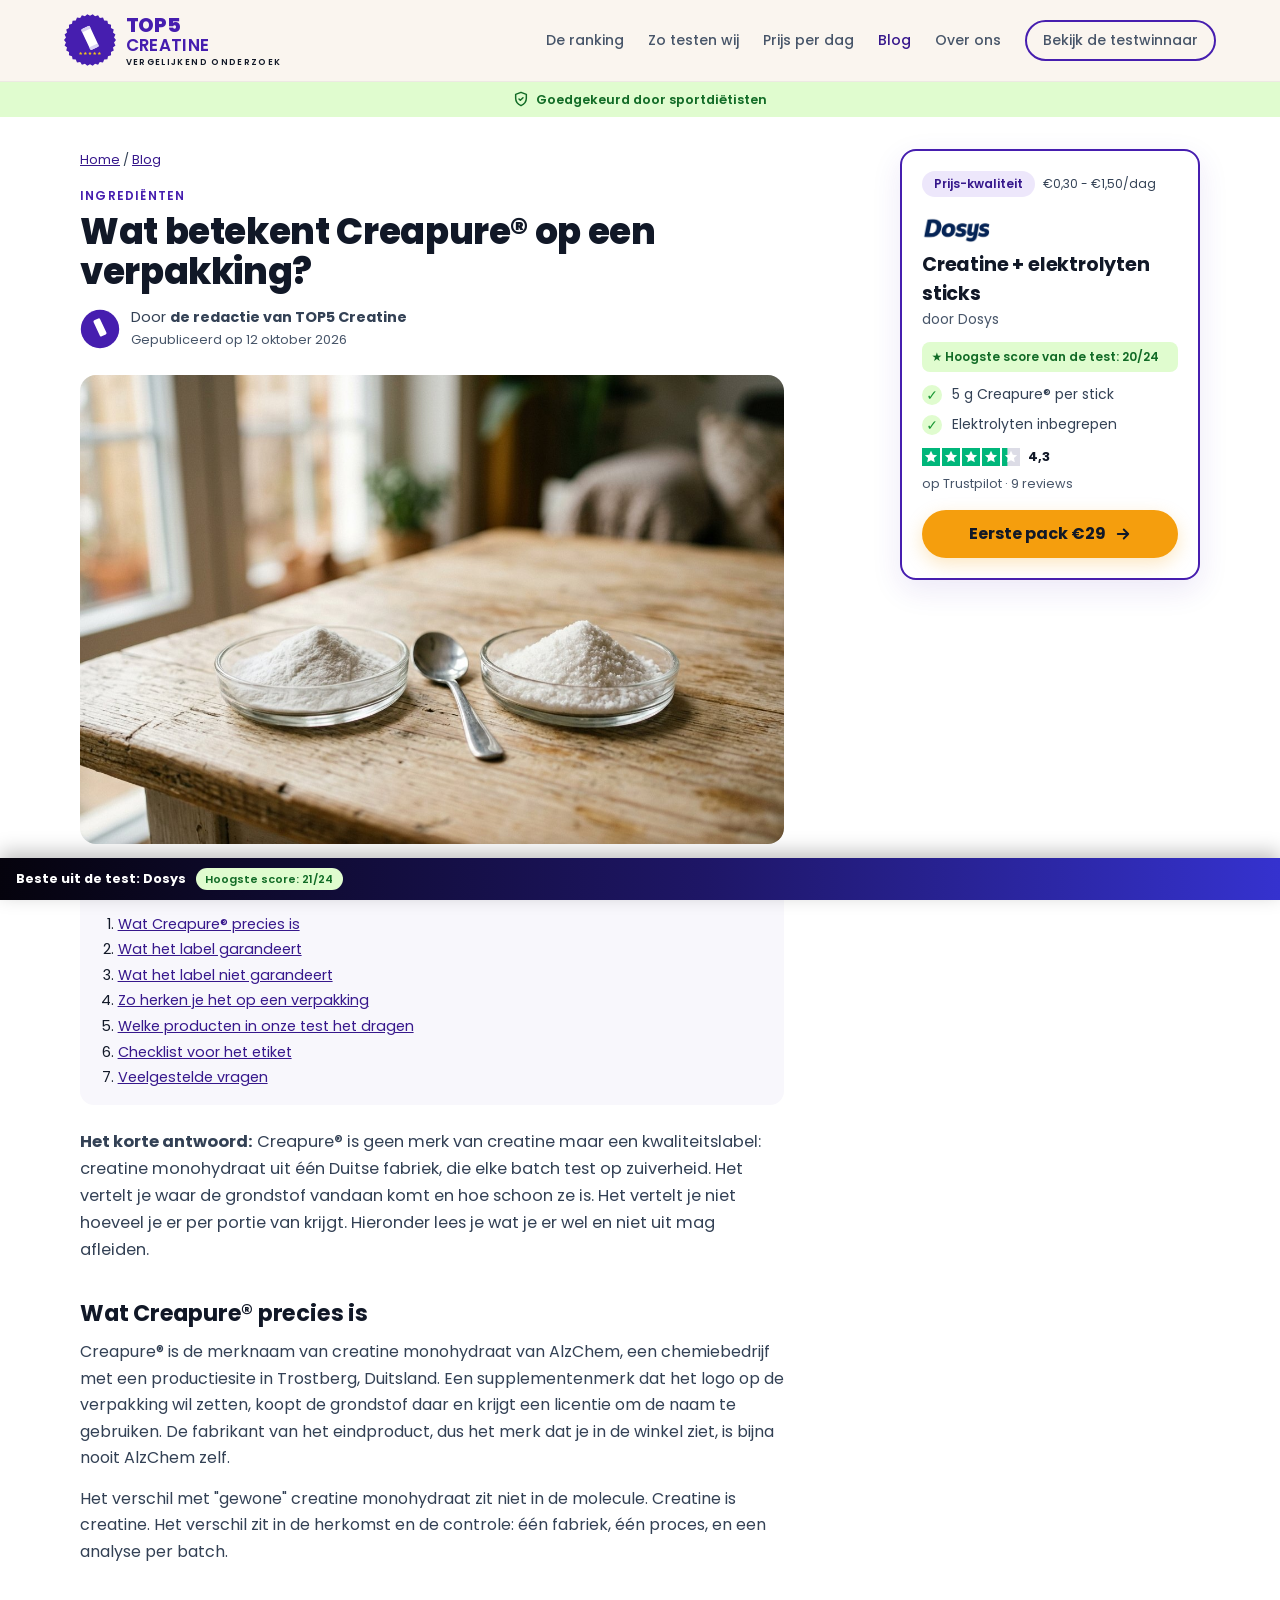
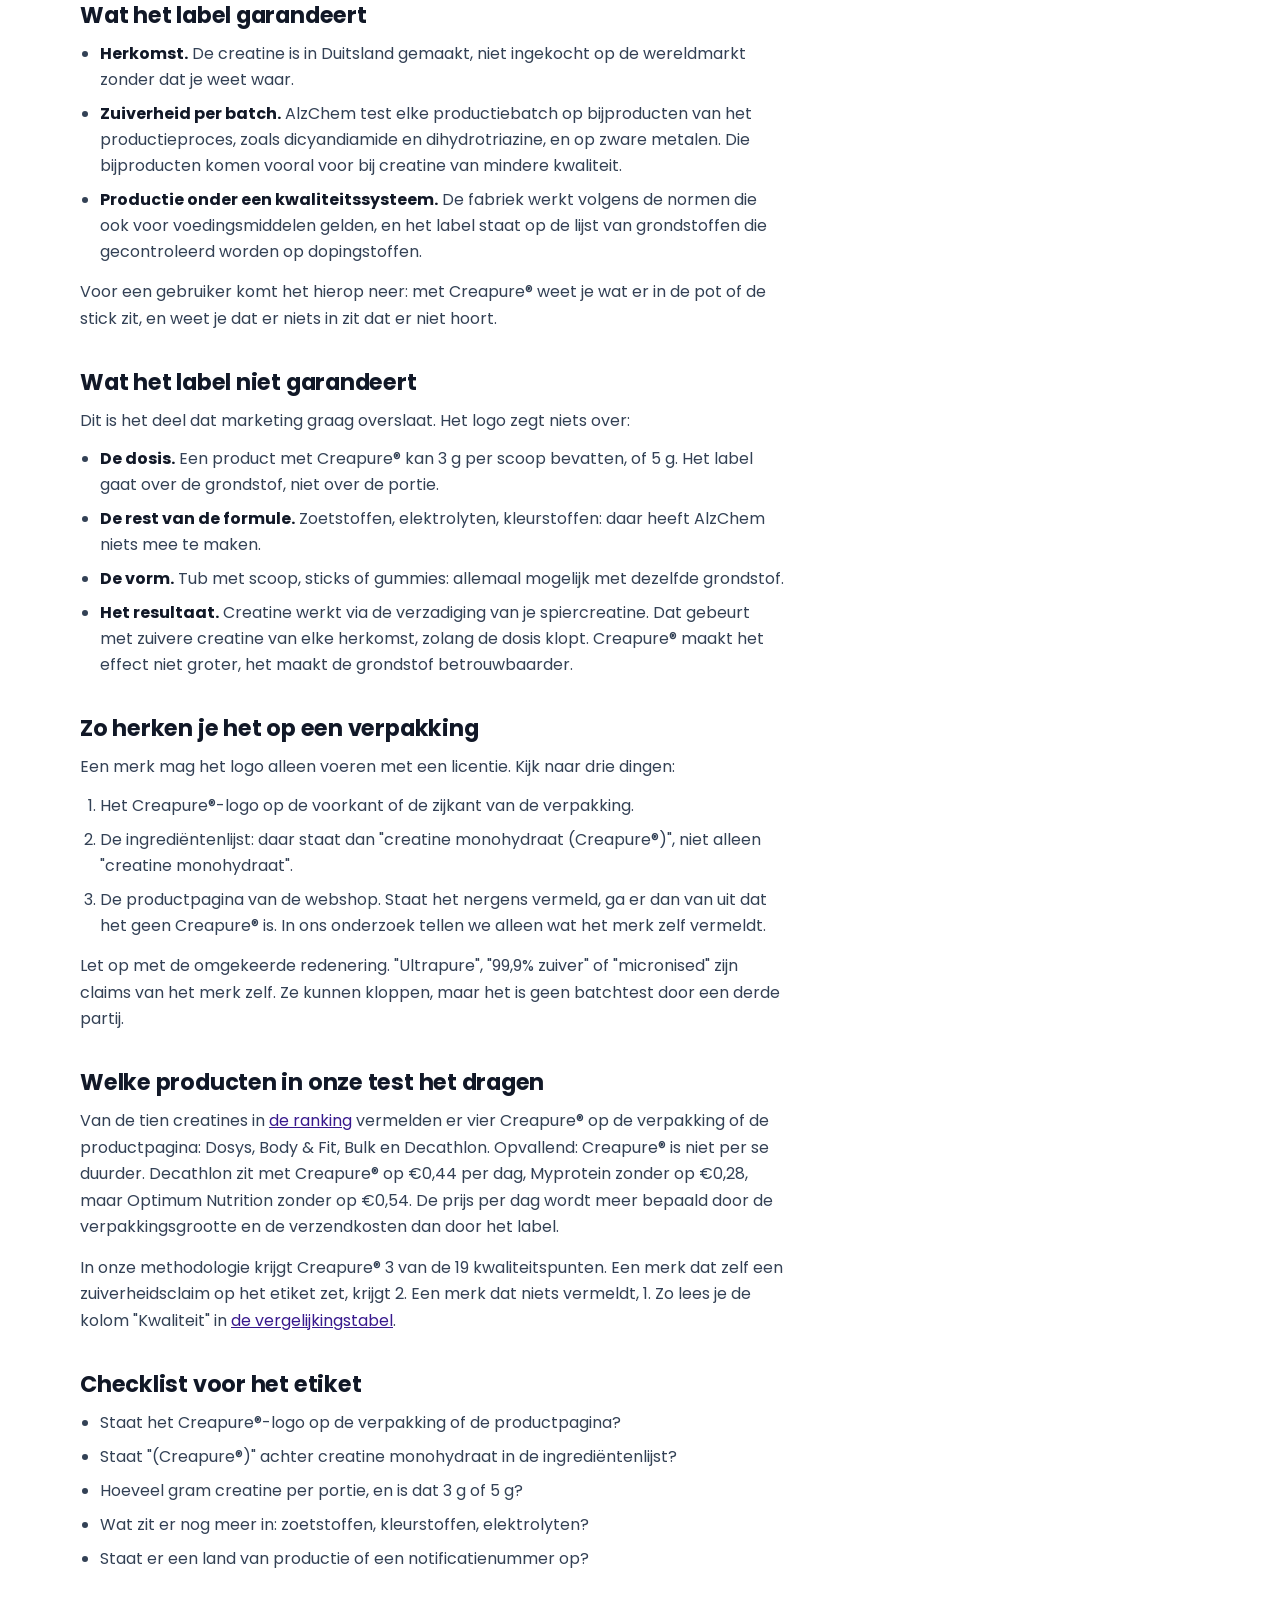
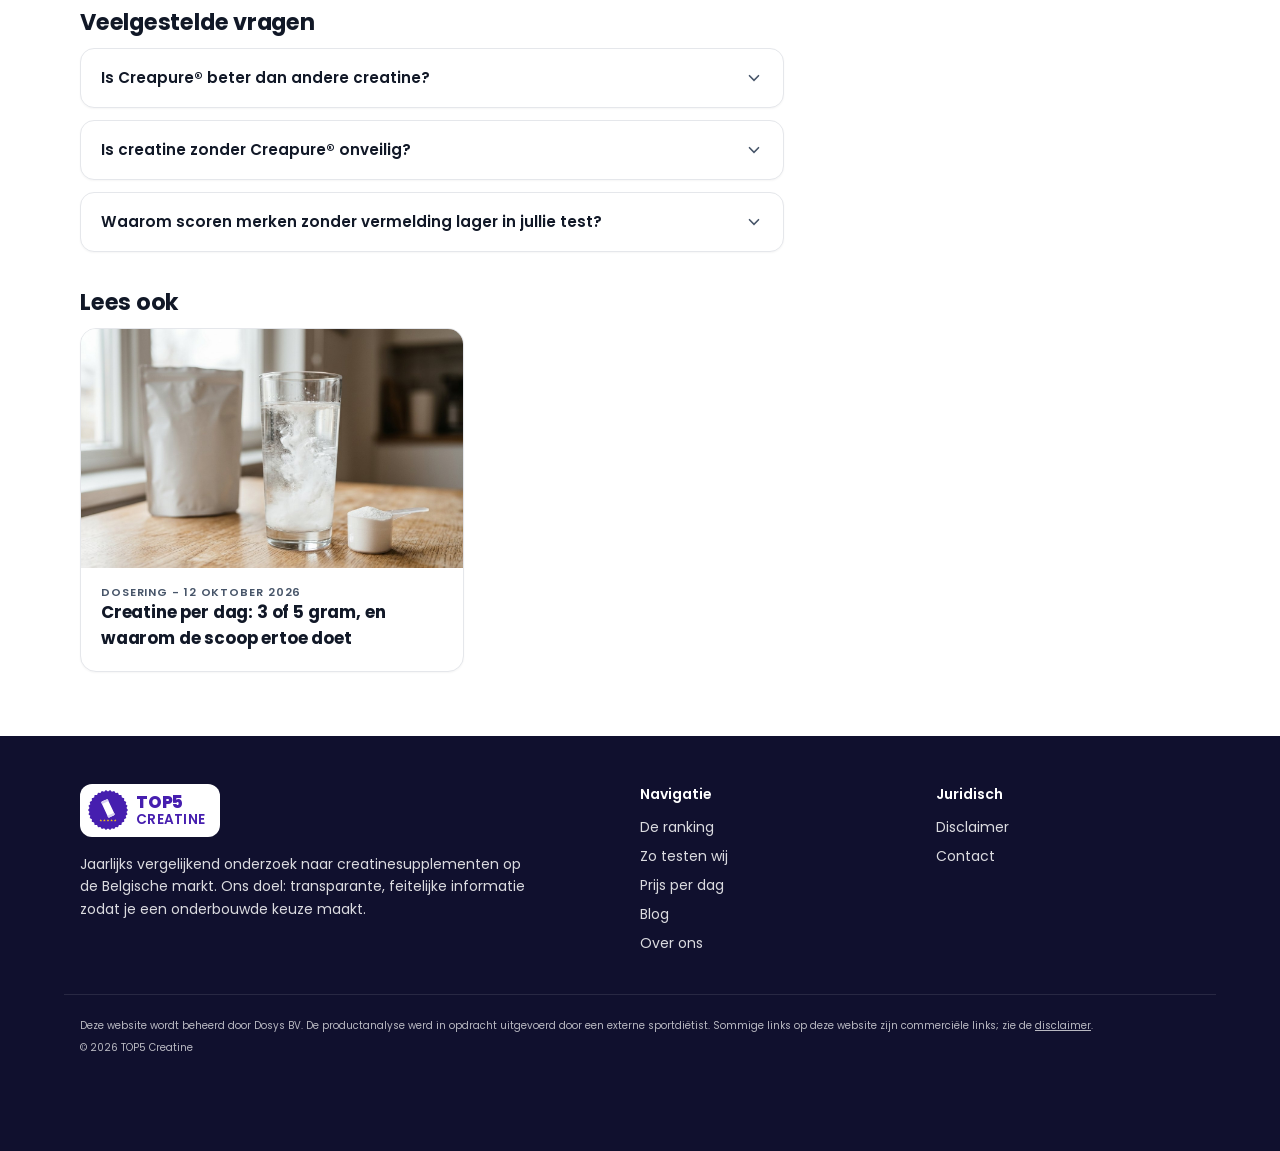
<file: blog-creapure.html>
<!DOCTYPE html>
<html lang="nl-BE">
<head>
<meta charset="utf-8">
<meta name="viewport" content="width=device-width, initial-scale=1">
<title>Wat betekent Creapure op een creatineverpakking? | TOP5 Creatine</title>
<meta name="description" content="Creapure is geen merk creatine maar een kwaliteitslabel van één Duitse fabriek. Wat het garandeert, wat niet, en hoe je het herkent.">
<link rel="icon" type="image/svg+xml" href="favicon.svg">
<link rel="icon" type="image/png" sizes="64x64" href="favicon.png">
<link rel="apple-touch-icon" href="apple-touch-icon.png">
<link rel="preconnect" href="https://fonts.googleapis.com">
<link rel="preconnect" href="https://fonts.gstatic.com" crossorigin>
<link rel="stylesheet" href="https://fonts.googleapis.com/css2?family=Poppins:wght@400;500;600;700;800&display=swap">
<link rel="stylesheet" href="styles.css?v=4">
<!-- seo:start -->
<link rel="canonical" href="https://top5creatine.be/blog-creapure">
<meta name="robots" content="index, follow, max-image-preview:large">
<meta property="og:site_name" content="TOP5 Creatine">
<meta property="og:type" content="article">
<meta property="og:locale" content="nl_BE">
<meta property="og:url" content="https://top5creatine.be/blog-creapure">
<meta property="og:title" content="Wat betekent Creapure op een creatineverpakking? | TOP5 Creatine">
<meta property="og:description" content="Creapure is geen merk creatine maar een kwaliteitslabel van één Duitse fabriek. Wat het garandeert, wat niet, en hoe je het herkent.">
<meta property="og:image" content="https://top5creatine.be/og/blog-creapure.jpg">
<meta property="og:image:width" content="1200">
<meta property="og:image:height" content="630">
<meta name="twitter:card" content="summary_large_image">
<meta name="twitter:title" content="Wat betekent Creapure op een creatineverpakking? | TOP5 Creatine">
<meta name="twitter:description" content="Creapure is geen merk creatine maar een kwaliteitslabel van één Duitse fabriek. Wat het garandeert, wat niet, en hoe je het herkent.">
<meta name="twitter:image" content="https://top5creatine.be/og/blog-creapure.jpg">
<meta name="author" content="TOP5 Creatine">
<meta name="theme-color" content="#461eaf">
<script type="application/ld+json">{"@context": "https://schema.org", "@graph": [{"@type": "Organization", "name": "TOP5 Creatine", "url": "https://top5creatine.be/", "logo": "https://top5creatine.be/apple-touch-icon.png", "parentOrganization": {"@type": "Organization", "name": "Dosys BV", "url": "https://dosys.co"}}, {"@type": "WebSite", "name": "TOP5 Creatine", "url": "https://top5creatine.be/", "inLanguage": "nl-BE", "publisher": {"@type": "Organization", "name": "TOP5 Creatine"}}, {"@type": "Article", "headline": "Wat betekent Creapure® op een verpakking?", "description": "Creapure is geen merk creatine maar een kwaliteitslabel van één Duitse fabriek. Wat het garandeert, wat niet, en hoe je het herkent.", "image": "https://top5creatine.be/og/blog-creapure.jpg", "datePublished": "2026-10-12", "dateModified": "2026-10-19", "inLanguage": "nl-BE", "author": {"@type": "Organization", "name": "Redactie TOP5 Creatine"}, "publisher": {"@type": "Organization", "name": "TOP5 Creatine", "logo": {"@type": "ImageObject", "url": "https://top5creatine.be/apple-touch-icon.png"}}, "mainEntityOfPage": "https://top5creatine.be/blog-creapure"}, {"@type": "BreadcrumbList", "itemListElement": [{"@type": "ListItem", "position": 1, "name": "Home", "item": "https://top5creatine.be/"}, {"@type": "ListItem", "position": 2, "name": "Blog", "item": "https://top5creatine.be/blog"}, {"@type": "ListItem", "position": 3, "name": "Wat betekent Creapure® op een verpakking?", "item": "https://top5creatine.be/blog-creapure"}]}, {"@type": "FAQPage", "mainEntity": [{"@type": "Question", "name": "Is Creapure® beter dan andere creatine?", "acceptedAnswer": {"@type": "Answer", "text": "Het is dezelfde molecule. Het verschil is dat de herkomst vaststaat en elke batch getest wordt op bijproducten. Het effect van creatine hangt af van de dosis, niet van het label."}}, {"@type": "Question", "name": "Is creatine zonder Creapure® onveilig?", "acceptedAnswer": {"@type": "Answer", "text": "Niet per definitie. Veel merken kopen zuivere creatine in zonder het label. Je weet alleen minder zeker waar ze vandaan komt en of elke batch getest is, tenzij het merk dat zelf aantoont."}}, {"@type": "Question", "name": "Waarom scoren merken zonder vermelding lager in jullie test?", "acceptedAnswer": {"@type": "Answer", "text": "Omdat we alleen meewegen wat op het etiket of de productpagina staat. Een merk dat Creapure® gebruikt maar dat niet vermeldt, krijgt daar geen punten voor."}}]}]}</script>
<script src="/clickid.js?v=1" defer></script>
<!-- seo:end -->
</head>
<body>
<header>
  <div class="wrap hdr">
    <a href="/" class="logo" aria-label="TOP5 Creatine">
      <span class="mark"><svg viewBox="0 0 100 100" aria-hidden="true"><path d="M100.0,50.0 L96.2,54.9 L98.9,60.4 L94.2,64.4 L95.7,70.3 L90.3,73.2 L90.5,79.4 L84.6,81.1 L83.5,87.2 L77.3,87.6 L75.0,93.3 L68.9,92.5 L65.5,97.6 L59.7,95.5 L55.2,99.7 L50.0,96.5 L44.8,99.7 L40.3,95.5 L34.5,97.6 L31.1,92.5 L25.0,93.3 L22.7,87.6 L16.5,87.2 L15.4,81.1 L9.5,79.4 L9.7,73.2 L4.3,70.3 L5.8,64.4 L1.1,60.4 L3.8,54.9 L0.0,50.0 L3.8,45.1 L1.1,39.6 L5.8,35.6 L4.3,29.7 L9.7,26.8 L9.5,20.6 L15.4,18.9 L16.5,12.8 L22.7,12.4 L25.0,6.7 L31.1,7.5 L34.5,2.4 L40.3,4.5 L44.8,0.3 L50.0,3.5 L55.2,0.3 L59.7,4.5 L65.5,2.4 L68.9,7.5 L75.0,6.7 L77.3,12.4 L83.5,12.8 L84.6,18.9 L90.5,20.6 L90.3,26.8 L95.7,29.7 L94.2,35.6 L98.9,39.6 L96.2,45.1 Z" fill="#461eaf"/><g transform="translate(50,46) rotate(-25)"><rect x="-9" y="-22" width="18" height="44" rx="3.5" fill="#fff"/><rect x="-9" y="-22" width="18" height="6" rx="1.5" fill="#d9d2f2"/><rect x="-9" y="16" width="18" height="6" rx="1.5" fill="#d9d2f2"/></g><polygon fill="#f5c518" points="32.0,72.4 32.9,74.7 35.4,74.9 33.5,76.5 34.1,78.9 32.0,77.6 29.9,78.9 30.5,76.5 28.6,74.9 31.1,74.7"/><polygon fill="#f5c518" points="41.0,72.4 41.9,74.7 44.4,74.9 42.5,76.5 43.1,78.9 41.0,77.6 38.9,78.9 39.5,76.5 37.6,74.9 40.1,74.7"/><polygon fill="#f5c518" points="50.0,72.4 50.9,74.7 53.4,74.9 51.5,76.5 52.1,78.9 50.0,77.6 47.9,78.9 48.5,76.5 46.6,74.9 49.1,74.7"/><polygon fill="#f5c518" points="59.0,72.4 59.9,74.7 62.4,74.9 60.5,76.5 61.1,78.9 59.0,77.6 56.9,78.9 57.5,76.5 55.6,74.9 58.1,74.7"/><polygon fill="#f5c518" points="68.0,72.4 68.9,74.7 71.4,74.9 69.5,76.5 70.1,78.9 68.0,77.6 65.9,78.9 66.5,76.5 64.6,74.9 67.1,74.7"/></svg></span>
      <span class="lines"><span class="l1">TOP5</span><span class="l2">CREATINE</span><span class="l3">Vergelijkend onderzoek</span></span>
    </a>
    <nav class="main">
      <a href="/#ranking">De ranking</a>
      <a href="/methodologie">Zo testen wij</a>
      <a href="/#prijs">Prijs per dag</a>
      <a class="active" href="/blog">Blog</a>
      <a href="/over-ons">Over ons</a>
      <a class="btn-outline" href="https://dosys.co/nl-be?ref=top5creatine&utm_source=top5creatine&utm_medium=referral&utm_campaign=ranking&utm_content=header" target="_blank" rel="noopener">Bekijk de testwinnaar</a>
    </nav>
  </div>
</header>
<div class="trust"><svg width="16" height="16" viewBox="0 0 24 24" fill="none" stroke="currentColor" stroke-width="2.2" stroke-linecap="round" stroke-linejoin="round"><path d="M12 2l8 3v6c0 5-3.5 9-8 11-4.5-2-8-6-8-11V5l8-3z"/><path d="M9 12l2 2 4-4"/></svg> Goedgekeurd door sportdiëtisten</div>

<div class="wrap artwrap">
<article class="art">
  <p class="crumb"><a href="/">Home</a> / <a href="/blog">Blog</a></p>
  <p class="mkicker" style="color:var(--brand);margin-top:1rem">Ingrediënten</p>
  <h1 class="mh1" style="font-size:2.25rem;margin-top:.4rem">Wat betekent Creapure® op een verpakking?</h1>
  <div class="byline"><span class="byav"><svg viewBox="0 0 100 100" aria-hidden="true"><circle cx="50" cy="50" r="48" fill="#461eaf"/><g transform="translate(50,46) rotate(-25)"><rect x="-9" y="-22" width="18" height="44" rx="3.5" fill="#fff"/></g></svg></span><div>Door <strong>de redactie van TOP5 Creatine</strong><br><span class="muted" style="font-size:.8rem">Gepubliceerd op <time datetime="2026-10-12">12 oktober 2026</time></span></div></div>
  <img class="arthero" src="img/blog_creapure_v1.jpg" alt="Twee schaaltjes creatinepoeder naast elkaar op een houten tafel">
  <div class="toc"><div class="toct">In dit artikel</div><ol><li><a href="#wat-creapure-precies-is">Wat Creapure® precies is</a></li>
<li><a href="#wat-het-label-garandeert">Wat het label garandeert</a></li>
<li><a href="#wat-het-label-niet-garandeert">Wat het label niet garandeert</a></li>
<li><a href="#zo-herken-je-het-op-een-verpakking">Zo herken je het op een verpakking</a></li>
<li><a href="#welke-producten-in-onze-test-het-dragen">Welke producten in onze test het dragen</a></li>
<li><a href="#checklist-voor-het-etiket">Checklist voor het etiket</a></li>
<li><a href="#faq">Veelgestelde vragen</a></li></ol></div>
  <p class="lead"><strong>Het korte antwoord:</strong> Creapure® is geen merk van creatine maar een kwaliteitslabel: creatine monohydraat uit één Duitse fabriek, die elke batch test op zuiverheid. Het vertelt je waar de grondstof vandaan komt en hoe schoon ze is. Het vertelt je niet hoeveel je er per portie van krijgt. Hieronder lees je wat je er wel en niet uit mag afleiden.</p>
  <h2 id="wat-creapure-precies-is">Wat Creapure® precies is</h2>
<p>Creapure® is de merknaam van creatine monohydraat van AlzChem, een chemiebedrijf met een productiesite in Trostberg, Duitsland. Een supplementenmerk dat het logo op de verpakking wil zetten, koopt de grondstof daar en krijgt een licentie om de naam te gebruiken. De fabrikant van het eindproduct, dus het merk dat je in de winkel ziet, is bijna nooit AlzChem zelf.</p>
<p>Het verschil met "gewone" creatine monohydraat zit niet in de molecule. Creatine is creatine. Het verschil zit in de herkomst en de controle: één fabriek, één proces, en een analyse per batch.</p>
<h2 id="wat-het-label-garandeert">Wat het label garandeert</h2>
<ul class="mlist">
<li><strong>Herkomst.</strong> De creatine is in Duitsland gemaakt, niet ingekocht op de wereldmarkt zonder dat je weet waar.</li>
<li><strong>Zuiverheid per batch.</strong> AlzChem test elke productiebatch op bijproducten van het productieproces, zoals dicyandiamide en dihydrotriazine, en op zware metalen. Die bijproducten komen vooral voor bij creatine van mindere kwaliteit.</li>
<li><strong>Productie onder een kwaliteitssysteem.</strong> De fabriek werkt volgens de normen die ook voor voedingsmiddelen gelden, en het label staat op de lijst van grondstoffen die gecontroleerd worden op dopingstoffen.</li>
</ul>
<p>Voor een gebruiker komt het hierop neer: met Creapure® weet je wat er in de pot of de stick zit, en weet je dat er niets in zit dat er niet hoort.</p>
<h2 id="wat-het-label-niet-garandeert">Wat het label niet garandeert</h2>
<p>Dit is het deel dat marketing graag overslaat. Het logo zegt niets over:</p>
<ul class="mlist">
<li><strong>De dosis.</strong> Een product met Creapure® kan 3 g per scoop bevatten, of 5 g. Het label gaat over de grondstof, niet over de portie.</li>
<li><strong>De rest van de formule.</strong> Zoetstoffen, elektrolyten, kleurstoffen: daar heeft AlzChem niets mee te maken.</li>
<li><strong>De vorm.</strong> Tub met scoop, sticks of gummies: allemaal mogelijk met dezelfde grondstof.</li>
<li><strong>Het resultaat.</strong> Creatine werkt via de verzadiging van je spiercreatine. Dat gebeurt met zuivere creatine van elke herkomst, zolang de dosis klopt. Creapure® maakt het effect niet groter, het maakt de grondstof betrouwbaarder.</li>
</ul>
<h2 id="zo-herken-je-het-op-een-verpakking">Zo herken je het op een verpakking</h2>
<p>Een merk mag het logo alleen voeren met een licentie. Kijk naar drie dingen:</p>
<ol class="mlist" style="list-style:decimal">
<li>Het Creapure®-logo op de voorkant of de zijkant van de verpakking.</li>
<li>De ingrediëntenlijst: daar staat dan "creatine monohydraat (Creapure®)", niet alleen "creatine monohydraat".</li>
<li>De productpagina van de webshop. Staat het nergens vermeld, ga er dan van uit dat het geen Creapure® is. In ons onderzoek tellen we alleen wat het merk zelf vermeldt.</li>
</ol>
<p>Let op met de omgekeerde redenering. "Ultrapure", "99,9% zuiver" of "micronised" zijn claims van het merk zelf. Ze kunnen kloppen, maar het is geen batchtest door een derde partij.</p>
<h2 id="welke-producten-in-onze-test-het-dragen">Welke producten in onze test het dragen</h2>
<p>Van de tien creatines in <a href="/#ranking">de ranking</a> vermelden er vier Creapure® op de verpakking of de productpagina: Dosys, Body &amp; Fit, Bulk en Decathlon. Opvallend: Creapure® is niet per se duurder. Decathlon zit met Creapure® op €0,44 per dag, Myprotein zonder op €0,28, maar Optimum Nutrition zonder op €0,54. De prijs per dag wordt meer bepaald door de verpakkingsgrootte en de verzendkosten dan door het label.</p>
<p>In onze methodologie krijgt Creapure® 3 van de 19 kwaliteitspunten. Een merk dat zelf een zuiverheidsclaim op het etiket zet, krijgt 2. Een merk dat niets vermeldt, 1. Zo lees je de kolom "Kwaliteit" in <a href="/#tabel">de vergelijkingstabel</a>.</p>
<h2 id="checklist-voor-het-etiket">Checklist voor het etiket</h2>
<ul class="mlist">
<li>Staat het Creapure®-logo op de verpakking of de productpagina?</li>
<li>Staat "(Creapure®)" achter creatine monohydraat in de ingrediëntenlijst?</li>
<li>Hoeveel gram creatine per portie, en is dat 3 g of 5 g?</li>
<li>Wat zit er nog meer in: zoetstoffen, kleurstoffen, elektrolyten?</li>
<li>Staat er een land van productie of een notificatienummer op?</li>
</ul>
  <h2 id="faq">Veelgestelde vragen</h2>
  <div class="faq"><details><summary>Is Creapure® beter dan andere creatine? <svg width="18" height="18" viewBox="0 0 24 24" fill="none" stroke="currentColor" stroke-width="2.2" stroke-linecap="round"><path d="M6 9l6 6 6-6"/></svg></summary><p>Het is dezelfde molecule. Het verschil is dat de herkomst vaststaat en elke batch getest wordt op bijproducten. Het effect van creatine hangt af van de dosis, niet van het label.</p></details>
<details><summary>Is creatine zonder Creapure® onveilig? <svg width="18" height="18" viewBox="0 0 24 24" fill="none" stroke="currentColor" stroke-width="2.2" stroke-linecap="round"><path d="M6 9l6 6 6-6"/></svg></summary><p>Niet per definitie. Veel merken kopen zuivere creatine in zonder het label. Je weet alleen minder zeker waar ze vandaan komt en of elke batch getest is, tenzij het merk dat zelf aantoont.</p></details>
<details><summary>Waarom scoren merken zonder vermelding lager in jullie test? <svg width="18" height="18" viewBox="0 0 24 24" fill="none" stroke="currentColor" stroke-width="2.2" stroke-linecap="round"><path d="M6 9l6 6 6-6"/></svg></summary><p>Omdat we alleen meewegen wat op het etiket of de productpagina staat. Een merk dat Creapure® gebruikt maar dat niet vermeldt, krijgt daar geen punten voor.</p></details></div>
  <h2>Lees ook</h2>
  <a class="bcard" href="/blog-dosis" style="max-width:24rem"><img src="img/blog_dosis_v1.jpg" alt="Glas water met oplossende creatine naast een maatschep en een zak poeder"><div class="bb"><div class="bk">DOSERING - 12 OKTOBER 2026</div><h3 style="font-size:1.05rem">Creatine per dag: 3 of 5 gram, en waarom de scoop ertoe doet</h3></div></a>
</article>
<aside class="side">
  <div class="sidecard">
    <div><span class="cls">Prijs-kwaliteit</span><span class="rng">€0,30 - €1,50/dag</span></div>
    <img class="brandlogo" src="img/logo_nobg_v2.webp" alt="Dosys logo" style="margin-top:1.25rem">
    <h3 style="margin-top:.5rem;font-size:1.2rem">Creatine + elektrolyten sticks</h3><p class="sub">door Dosys</p>
    <div class="best">★ Hoogste score van de test: 20/24</div>
    <ul class="facts"><li><span class="chk ok">✓</span>5 g Creapure® per stick</li><li><span class="chk ok">✓</span>Elektrolyten inbegrepen</li></ul>
    <div class="tp" style="margin-top:.75rem;font-size:.8rem"><span class="tpstars" data-score="4.3"></span> <strong>4,3</strong> <span class="muted">op Trustpilot · 9 reviews</span></div>
    <a class="btn-cta" href="https://dosys.co/nl-be?ref=top5creatine&utm_source=top5creatine&utm_medium=referral&utm_campaign=ranking&utm_content=blog_sidebar#shop" target="_blank" rel="noopener" style="margin-top:1rem;width:100%;justify-content:center;padding:.75rem 1.25rem">Eerste pack €29 <svg width="18" height="18" viewBox="0 0 24 24" fill="none" stroke="currentColor" stroke-width="2.5" stroke-linecap="round" stroke-linejoin="round"><path d="M5 12h14M13 6l6 6-6 6"/></svg></a>
  </div>
</aside>
</div>

<footer>
  <div class="wrap fgrid">
    <div>
      <a href="/" class="logo flogo"><span class="mark"><svg viewBox="0 0 100 100" aria-hidden="true"><path d="M100.0,50.0 L96.2,54.9 L98.9,60.4 L94.2,64.4 L95.7,70.3 L90.3,73.2 L90.5,79.4 L84.6,81.1 L83.5,87.2 L77.3,87.6 L75.0,93.3 L68.9,92.5 L65.5,97.6 L59.7,95.5 L55.2,99.7 L50.0,96.5 L44.8,99.7 L40.3,95.5 L34.5,97.6 L31.1,92.5 L25.0,93.3 L22.7,87.6 L16.5,87.2 L15.4,81.1 L9.5,79.4 L9.7,73.2 L4.3,70.3 L5.8,64.4 L1.1,60.4 L3.8,54.9 L0.0,50.0 L3.8,45.1 L1.1,39.6 L5.8,35.6 L4.3,29.7 L9.7,26.8 L9.5,20.6 L15.4,18.9 L16.5,12.8 L22.7,12.4 L25.0,6.7 L31.1,7.5 L34.5,2.4 L40.3,4.5 L44.8,0.3 L50.0,3.5 L55.2,0.3 L59.7,4.5 L65.5,2.4 L68.9,7.5 L75.0,6.7 L77.3,12.4 L83.5,12.8 L84.6,18.9 L90.5,20.6 L90.3,26.8 L95.7,29.7 L94.2,35.6 L98.9,39.6 L96.2,45.1 Z" fill="#461eaf"/><g transform="translate(50,46) rotate(-25)"><rect x="-9" y="-22" width="18" height="44" rx="3.5" fill="#fff"/><rect x="-9" y="-22" width="18" height="6" rx="1.5" fill="#d9d2f2"/><rect x="-9" y="16" width="18" height="6" rx="1.5" fill="#d9d2f2"/></g><polygon fill="#f5c518" points="32.0,72.4 32.9,74.7 35.4,74.9 33.5,76.5 34.1,78.9 32.0,77.6 29.9,78.9 30.5,76.5 28.6,74.9 31.1,74.7"/><polygon fill="#f5c518" points="41.0,72.4 41.9,74.7 44.4,74.9 42.5,76.5 43.1,78.9 41.0,77.6 38.9,78.9 39.5,76.5 37.6,74.9 40.1,74.7"/><polygon fill="#f5c518" points="50.0,72.4 50.9,74.7 53.4,74.9 51.5,76.5 52.1,78.9 50.0,77.6 47.9,78.9 48.5,76.5 46.6,74.9 49.1,74.7"/><polygon fill="#f5c518" points="59.0,72.4 59.9,74.7 62.4,74.9 60.5,76.5 61.1,78.9 59.0,77.6 56.9,78.9 57.5,76.5 55.6,74.9 58.1,74.7"/><polygon fill="#f5c518" points="68.0,72.4 68.9,74.7 71.4,74.9 69.5,76.5 70.1,78.9 68.0,77.6 65.9,78.9 66.5,76.5 64.6,74.9 67.1,74.7"/></svg></span><span class="lines"><span class="l1">TOP5</span><span class="l2">CREATINE</span></span></a>
      <p style="margin-top:1rem;max-width:28rem;line-height:1.625">Jaarlijks vergelijkend onderzoek naar creatinesupplementen op de Belgische markt. Ons doel: transparante, feitelijke informatie zodat je een onderbouwde keuze maakt.</p>
    </div>
    <div><div class="fh">Navigatie</div><ul><li><a href="/#ranking">De ranking</a></li><li><a href="/methodologie">Zo testen wij</a></li><li><a href="/#prijs">Prijs per dag</a></li><li><a href="/blog">Blog</a></li><li><a href="/over-ons">Over ons</a></li></ul></div>
    <div><div class="fh">Juridisch</div><ul><li><a href="/disclaimer">Disclaimer</a></li><li><a href="/over-ons#contact">Contact</a></li></ul></div>
  </div>
  <div class="wrap legal">
    <p>Deze website wordt beheerd door Dosys BV. De productanalyse werd in opdracht uitgevoerd door een externe sportdiëtist. Sommige links op deze website zijn commerciële links; zie de <a href="/disclaimer" style="text-decoration:underline">disclaimer</a>.</p>
    <p style="margin-top:.5rem">© 2026 TOP5 Creatine</p>
  </div>
</footer>

<div class="sticky" id="sticky">
  <div class="l"><span class="t">Beste uit de test: Dosys</span><span class="sp">Hoogste score: 21/24</span></div>
<script>
(function(){var ID=0;document.querySelectorAll('.tpstars').forEach(function(el){var score=parseFloat((el.getAttribute('data-score')||'0').replace(',','.'))||0,html='';for(var i=0;i<5;i++){var fill=Math.max(0,Math.min(1,score-i));var r=fill>=1?'<rect width="24" height="24" fill="#00b67a"/>':fill<=0?'<rect width="24" height="24" fill="#dcdce6"/>':'<rect width="24" height="24" fill="#dcdce6"/><rect width="'+(24*fill)+'" height="24" fill="#00b67a"/>';html+='<svg viewBox="0 0 24 24" aria-hidden="true">'+r+'<path fill="#fff" d="M12 3.6l2.4 5.3 5.8.6-4.3 3.9 1.2 5.7L12 16.2 6.9 19.1l1.2-5.7-4.3-3.9 5.8-.6z"/></svg>';}el.innerHTML=html;});})();
</script>
</body>
</html>
</file>
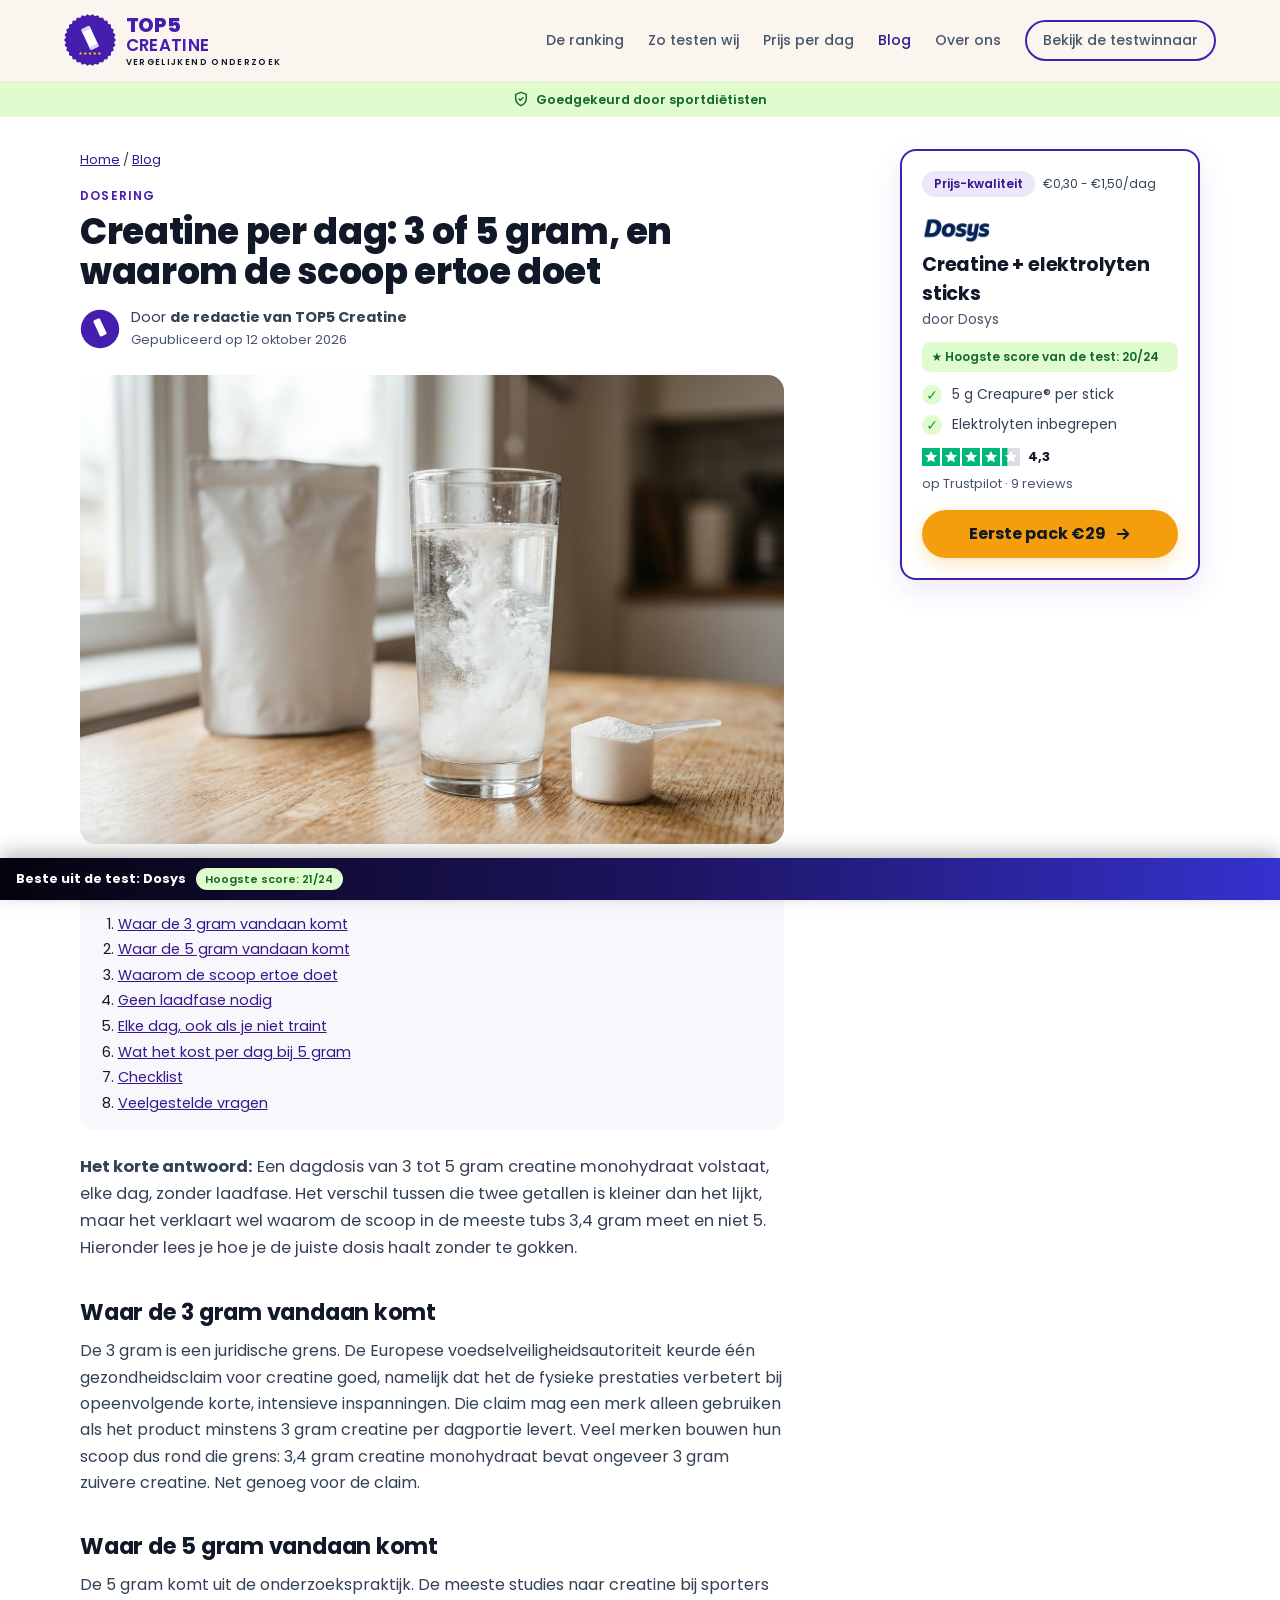
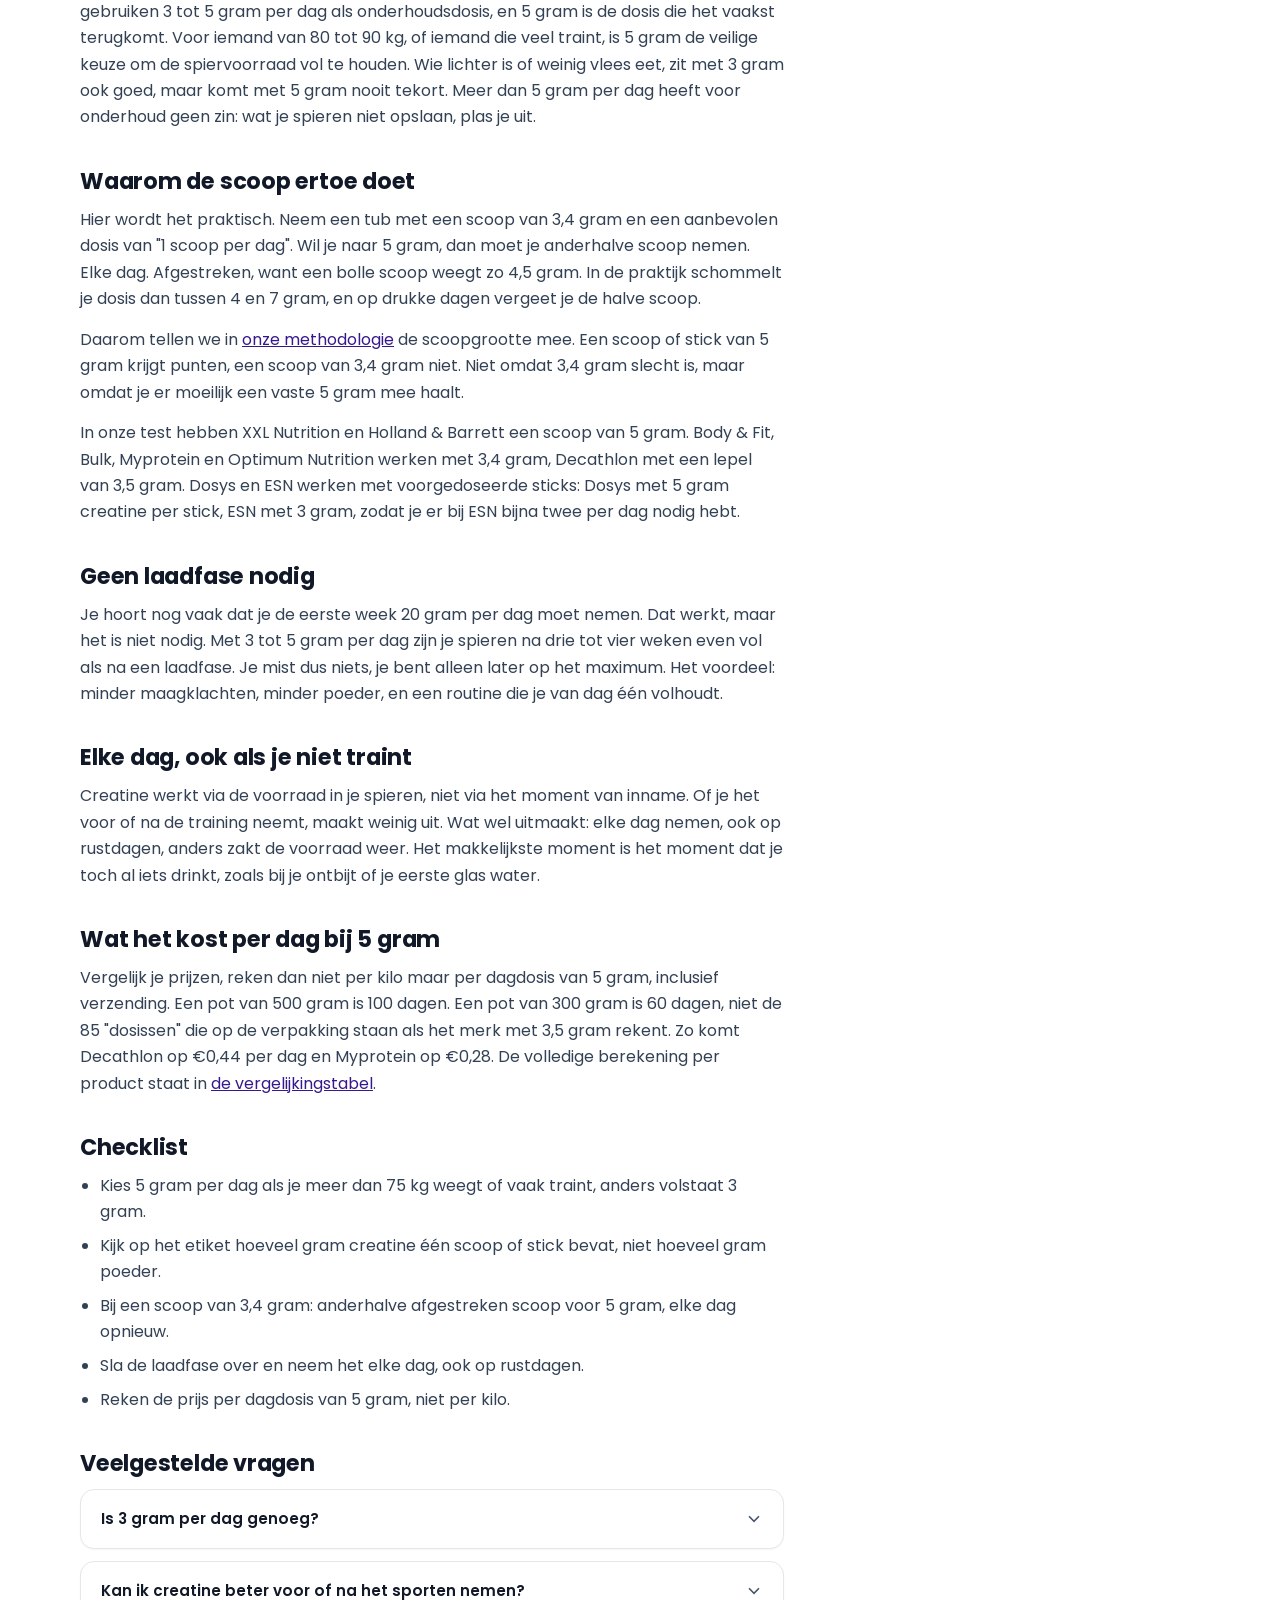
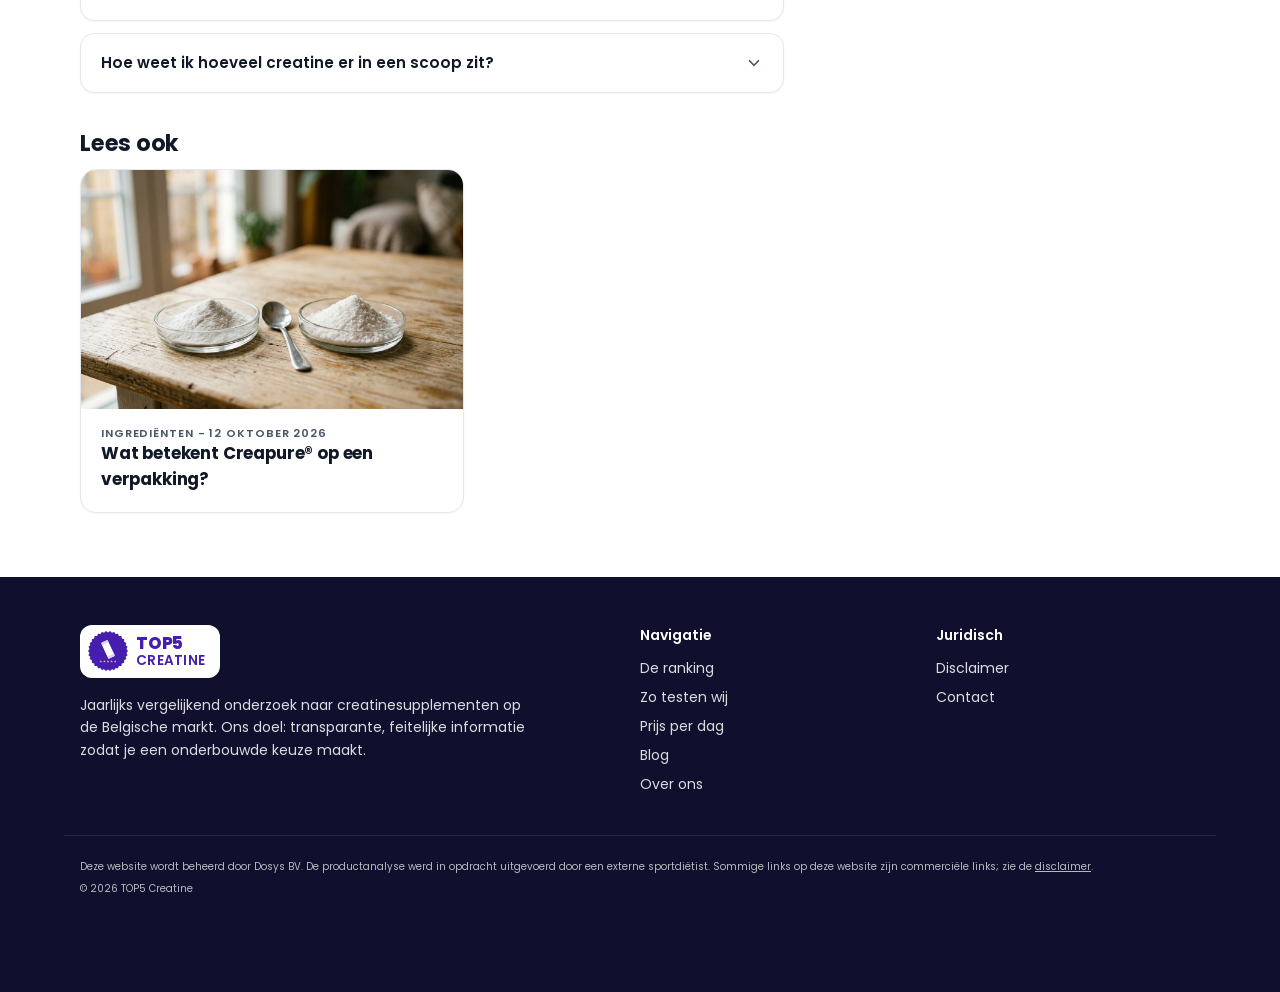
<file: blog-dosis.html>
<!DOCTYPE html>
<html lang="nl-BE">
<head>
<meta charset="utf-8">
<meta name="viewport" content="width=device-width, initial-scale=1">
<title>Hoeveel creatine per dag: 3 of 5 gram? | TOP5 Creatine</title>
<meta name="description" content="3 gram is de wettelijke ondergrens voor een creatineclaim, 5 gram is de dosis uit het meeste onderzoek. Waarom veel scoops 3,4 g zijn en wat dat voor jou betekent.">
<link rel="icon" type="image/svg+xml" href="favicon.svg">
<link rel="icon" type="image/png" sizes="64x64" href="favicon.png">
<link rel="apple-touch-icon" href="apple-touch-icon.png">
<link rel="preconnect" href="https://fonts.googleapis.com">
<link rel="preconnect" href="https://fonts.gstatic.com" crossorigin>
<link rel="stylesheet" href="https://fonts.googleapis.com/css2?family=Poppins:wght@400;500;600;700;800&display=swap">
<link rel="stylesheet" href="styles.css?v=4">
<!-- seo:start -->
<link rel="canonical" href="https://top5creatine.be/blog-dosis">
<meta name="robots" content="index, follow, max-image-preview:large">
<meta property="og:site_name" content="TOP5 Creatine">
<meta property="og:type" content="article">
<meta property="og:locale" content="nl_BE">
<meta property="og:url" content="https://top5creatine.be/blog-dosis">
<meta property="og:title" content="Hoeveel creatine per dag: 3 of 5 gram? | TOP5 Creatine">
<meta property="og:description" content="3 gram is de wettelijke ondergrens voor een creatineclaim, 5 gram is de dosis uit het meeste onderzoek. Waarom veel scoops 3,4 g zijn en wat dat voor jou betekent.">
<meta property="og:image" content="https://top5creatine.be/og/blog-dosis.jpg">
<meta property="og:image:width" content="1200">
<meta property="og:image:height" content="630">
<meta name="twitter:card" content="summary_large_image">
<meta name="twitter:title" content="Hoeveel creatine per dag: 3 of 5 gram? | TOP5 Creatine">
<meta name="twitter:description" content="3 gram is de wettelijke ondergrens voor een creatineclaim, 5 gram is de dosis uit het meeste onderzoek. Waarom veel scoops 3,4 g zijn en wat dat voor jou betekent.">
<meta name="twitter:image" content="https://top5creatine.be/og/blog-dosis.jpg">
<meta name="author" content="TOP5 Creatine">
<meta name="theme-color" content="#461eaf">
<script type="application/ld+json">{"@context": "https://schema.org", "@graph": [{"@type": "Organization", "name": "TOP5 Creatine", "url": "https://top5creatine.be/", "logo": "https://top5creatine.be/apple-touch-icon.png", "parentOrganization": {"@type": "Organization", "name": "Dosys BV", "url": "https://dosys.co"}}, {"@type": "WebSite", "name": "TOP5 Creatine", "url": "https://top5creatine.be/", "inLanguage": "nl-BE", "publisher": {"@type": "Organization", "name": "TOP5 Creatine"}}, {"@type": "Article", "headline": "Creatine per dag: 3 of 5 gram, en waarom de scoop ertoe doet", "description": "3 gram is de wettelijke ondergrens voor een creatineclaim, 5 gram is de dosis uit het meeste onderzoek. Waarom veel scoops 3,4 g zijn en wat dat voor jou betekent.", "image": "https://top5creatine.be/og/blog-dosis.jpg", "datePublished": "2026-10-12", "dateModified": "2026-10-19", "inLanguage": "nl-BE", "author": {"@type": "Organization", "name": "Redactie TOP5 Creatine"}, "publisher": {"@type": "Organization", "name": "TOP5 Creatine", "logo": {"@type": "ImageObject", "url": "https://top5creatine.be/apple-touch-icon.png"}}, "mainEntityOfPage": "https://top5creatine.be/blog-dosis"}, {"@type": "BreadcrumbList", "itemListElement": [{"@type": "ListItem", "position": 1, "name": "Home", "item": "https://top5creatine.be/"}, {"@type": "ListItem", "position": 2, "name": "Blog", "item": "https://top5creatine.be/blog"}, {"@type": "ListItem", "position": 3, "name": "Creatine per dag: 3 of 5 gram, en waarom de scoop ertoe doet", "item": "https://top5creatine.be/blog-dosis"}]}, {"@type": "FAQPage", "mainEntity": [{"@type": "Question", "name": "Is 3 gram per dag genoeg?", "acceptedAnswer": {"@type": "Answer", "text": "Voor de meeste mensen wel, zeker bij een lager lichaamsgewicht. Met 5 gram weet je zeker dat je spieren verzadigd blijven, ook als je zwaarder bent of veel traint."}}, {"@type": "Question", "name": "Kan ik creatine beter voor of na het sporten nemen?", "acceptedAnswer": {"@type": "Answer", "text": "Het tijdstip maakt weinig verschil. Dagelijkse inname telt. Kies het moment dat je het makkelijkst volhoudt."}}, {"@type": "Question", "name": "Hoe weet ik hoeveel creatine er in een scoop zit?", "acceptedAnswer": {"@type": "Answer", "text": "Kijk naar de voedingswaardetabel per portie. Daar staat \"creatine monohydraat 3,4 g\" of \"creatine 3 g\". Het poedergewicht van de scoop zegt niet altijd hoeveel creatine je krijgt."}}]}]}</script>
<script src="/clickid.js?v=1" defer></script>
<!-- seo:end -->
</head>
<body>
<header>
  <div class="wrap hdr">
    <a href="/" class="logo" aria-label="TOP5 Creatine">
      <span class="mark"><svg viewBox="0 0 100 100" aria-hidden="true"><path d="M100.0,50.0 L96.2,54.9 L98.9,60.4 L94.2,64.4 L95.7,70.3 L90.3,73.2 L90.5,79.4 L84.6,81.1 L83.5,87.2 L77.3,87.6 L75.0,93.3 L68.9,92.5 L65.5,97.6 L59.7,95.5 L55.2,99.7 L50.0,96.5 L44.8,99.7 L40.3,95.5 L34.5,97.6 L31.1,92.5 L25.0,93.3 L22.7,87.6 L16.5,87.2 L15.4,81.1 L9.5,79.4 L9.7,73.2 L4.3,70.3 L5.8,64.4 L1.1,60.4 L3.8,54.9 L0.0,50.0 L3.8,45.1 L1.1,39.6 L5.8,35.6 L4.3,29.7 L9.7,26.8 L9.5,20.6 L15.4,18.9 L16.5,12.8 L22.7,12.4 L25.0,6.7 L31.1,7.5 L34.5,2.4 L40.3,4.5 L44.8,0.3 L50.0,3.5 L55.2,0.3 L59.7,4.5 L65.5,2.4 L68.9,7.5 L75.0,6.7 L77.3,12.4 L83.5,12.8 L84.6,18.9 L90.5,20.6 L90.3,26.8 L95.7,29.7 L94.2,35.6 L98.9,39.6 L96.2,45.1 Z" fill="#461eaf"/><g transform="translate(50,46) rotate(-25)"><rect x="-9" y="-22" width="18" height="44" rx="3.5" fill="#fff"/><rect x="-9" y="-22" width="18" height="6" rx="1.5" fill="#d9d2f2"/><rect x="-9" y="16" width="18" height="6" rx="1.5" fill="#d9d2f2"/></g><polygon fill="#f5c518" points="32.0,72.4 32.9,74.7 35.4,74.9 33.5,76.5 34.1,78.9 32.0,77.6 29.9,78.9 30.5,76.5 28.6,74.9 31.1,74.7"/><polygon fill="#f5c518" points="41.0,72.4 41.9,74.7 44.4,74.9 42.5,76.5 43.1,78.9 41.0,77.6 38.9,78.9 39.5,76.5 37.6,74.9 40.1,74.7"/><polygon fill="#f5c518" points="50.0,72.4 50.9,74.7 53.4,74.9 51.5,76.5 52.1,78.9 50.0,77.6 47.9,78.9 48.5,76.5 46.6,74.9 49.1,74.7"/><polygon fill="#f5c518" points="59.0,72.4 59.9,74.7 62.4,74.9 60.5,76.5 61.1,78.9 59.0,77.6 56.9,78.9 57.5,76.5 55.6,74.9 58.1,74.7"/><polygon fill="#f5c518" points="68.0,72.4 68.9,74.7 71.4,74.9 69.5,76.5 70.1,78.9 68.0,77.6 65.9,78.9 66.5,76.5 64.6,74.9 67.1,74.7"/></svg></span>
      <span class="lines"><span class="l1">TOP5</span><span class="l2">CREATINE</span><span class="l3">Vergelijkend onderzoek</span></span>
    </a>
    <nav class="main">
      <a href="/#ranking">De ranking</a>
      <a href="/methodologie">Zo testen wij</a>
      <a href="/#prijs">Prijs per dag</a>
      <a class="active" href="/blog">Blog</a>
      <a href="/over-ons">Over ons</a>
      <a class="btn-outline" href="https://dosys.co/nl-be?ref=top5creatine&utm_source=top5creatine&utm_medium=referral&utm_campaign=ranking&utm_content=header" target="_blank" rel="noopener">Bekijk de testwinnaar</a>
    </nav>
  </div>
</header>
<div class="trust"><svg width="16" height="16" viewBox="0 0 24 24" fill="none" stroke="currentColor" stroke-width="2.2" stroke-linecap="round" stroke-linejoin="round"><path d="M12 2l8 3v6c0 5-3.5 9-8 11-4.5-2-8-6-8-11V5l8-3z"/><path d="M9 12l2 2 4-4"/></svg> Goedgekeurd door sportdiëtisten</div>

<div class="wrap artwrap">
<article class="art">
  <p class="crumb"><a href="/">Home</a> / <a href="/blog">Blog</a></p>
  <p class="mkicker" style="color:var(--brand);margin-top:1rem">Dosering</p>
  <h1 class="mh1" style="font-size:2.25rem;margin-top:.4rem">Creatine per dag: 3 of 5 gram, en waarom de scoop ertoe doet</h1>
  <div class="byline"><span class="byav"><svg viewBox="0 0 100 100" aria-hidden="true"><circle cx="50" cy="50" r="48" fill="#461eaf"/><g transform="translate(50,46) rotate(-25)"><rect x="-9" y="-22" width="18" height="44" rx="3.5" fill="#fff"/></g></svg></span><div>Door <strong>de redactie van TOP5 Creatine</strong><br><span class="muted" style="font-size:.8rem">Gepubliceerd op <time datetime="2026-10-12">12 oktober 2026</time></span></div></div>
  <img class="arthero" src="img/blog_dosis_v1.jpg" alt="Glas water met oplossende creatine naast een maatschep en een zak poeder">
  <div class="toc"><div class="toct">In dit artikel</div><ol><li><a href="#waar-de-3-gram-vandaan-komt">Waar de 3 gram vandaan komt</a></li>
<li><a href="#waar-de-5-gram-vandaan-komt">Waar de 5 gram vandaan komt</a></li>
<li><a href="#waarom-de-scoop-ertoe-doet">Waarom de scoop ertoe doet</a></li>
<li><a href="#geen-laadfase-nodig">Geen laadfase nodig</a></li>
<li><a href="#elke-dag-ook-als-je-niet-traint">Elke dag, ook als je niet traint</a></li>
<li><a href="#wat-het-kost-per-dag-bij-5-gram">Wat het kost per dag bij 5 gram</a></li>
<li><a href="#checklist">Checklist</a></li>
<li><a href="#faq">Veelgestelde vragen</a></li></ol></div>
  <p class="lead"><strong>Het korte antwoord:</strong> Een dagdosis van 3 tot 5 gram creatine monohydraat volstaat, elke dag, zonder laadfase. Het verschil tussen die twee getallen is kleiner dan het lijkt, maar het verklaart wel waarom de scoop in de meeste tubs 3,4 gram meet en niet 5. Hieronder lees je hoe je de juiste dosis haalt zonder te gokken.</p>
  <h2 id="waar-de-3-gram-vandaan-komt">Waar de 3 gram vandaan komt</h2>
<p>De 3 gram is een juridische grens. De Europese voedselveiligheidsautoriteit keurde één gezondheidsclaim voor creatine goed, namelijk dat het de fysieke prestaties verbetert bij opeenvolgende korte, intensieve inspanningen. Die claim mag een merk alleen gebruiken als het product minstens 3 gram creatine per dagportie levert. Veel merken bouwen hun scoop dus rond die grens: 3,4 gram creatine monohydraat bevat ongeveer 3 gram zuivere creatine. Net genoeg voor de claim.</p>
<h2 id="waar-de-5-gram-vandaan-komt">Waar de 5 gram vandaan komt</h2>
<p>De 5 gram komt uit de onderzoekspraktijk. De meeste studies naar creatine bij sporters gebruiken 3 tot 5 gram per dag als onderhoudsdosis, en 5 gram is de dosis die het vaakst terugkomt. Voor iemand van 80 tot 90 kg, of iemand die veel traint, is 5 gram de veilige keuze om de spiervoorraad vol te houden. Wie lichter is of weinig vlees eet, zit met 3 gram ook goed, maar komt met 5 gram nooit tekort. Meer dan 5 gram per dag heeft voor onderhoud geen zin: wat je spieren niet opslaan, plas je uit.</p>
<h2 id="waarom-de-scoop-ertoe-doet">Waarom de scoop ertoe doet</h2>
<p>Hier wordt het praktisch. Neem een tub met een scoop van 3,4 gram en een aanbevolen dosis van "1 scoop per dag". Wil je naar 5 gram, dan moet je anderhalve scoop nemen. Elke dag. Afgestreken, want een bolle scoop weegt zo 4,5 gram. In de praktijk schommelt je dosis dan tussen 4 en 7 gram, en op drukke dagen vergeet je de halve scoop.</p>
<p>Daarom tellen we in <a href="/methodologie">onze methodologie</a> de scoopgrootte mee. Een scoop of stick van 5 gram krijgt punten, een scoop van 3,4 gram niet. Niet omdat 3,4 gram slecht is, maar omdat je er moeilijk een vaste 5 gram mee haalt.</p>
<p>In onze test hebben XXL Nutrition en Holland &amp; Barrett een scoop van 5 gram. Body &amp; Fit, Bulk, Myprotein en Optimum Nutrition werken met 3,4 gram, Decathlon met een lepel van 3,5 gram. Dosys en ESN werken met voorgedoseerde sticks: Dosys met 5 gram creatine per stick, ESN met 3 gram, zodat je er bij ESN bijna twee per dag nodig hebt.</p>
<h2 id="geen-laadfase-nodig">Geen laadfase nodig</h2>
<p>Je hoort nog vaak dat je de eerste week 20 gram per dag moet nemen. Dat werkt, maar het is niet nodig. Met 3 tot 5 gram per dag zijn je spieren na drie tot vier weken even vol als na een laadfase. Je mist dus niets, je bent alleen later op het maximum. Het voordeel: minder maagklachten, minder poeder, en een routine die je van dag één volhoudt.</p>
<h2 id="elke-dag-ook-als-je-niet-traint">Elke dag, ook als je niet traint</h2>
<p>Creatine werkt via de voorraad in je spieren, niet via het moment van inname. Of je het voor of na de training neemt, maakt weinig uit. Wat wel uitmaakt: elke dag nemen, ook op rustdagen, anders zakt de voorraad weer. Het makkelijkste moment is het moment dat je toch al iets drinkt, zoals bij je ontbijt of je eerste glas water.</p>
<h2 id="wat-het-kost-per-dag-bij-5-gram">Wat het kost per dag bij 5 gram</h2>
<p>Vergelijk je prijzen, reken dan niet per kilo maar per dagdosis van 5 gram, inclusief verzending. Een pot van 500 gram is 100 dagen. Een pot van 300 gram is 60 dagen, niet de 85 "dosissen" die op de verpakking staan als het merk met 3,5 gram rekent. Zo komt Decathlon op €0,44 per dag en Myprotein op €0,28. De volledige berekening per product staat in <a href="/#tabel">de vergelijkingstabel</a>.</p>
<h2 id="checklist">Checklist</h2>
<ul class="mlist">
<li>Kies 5 gram per dag als je meer dan 75 kg weegt of vaak traint, anders volstaat 3 gram.</li>
<li>Kijk op het etiket hoeveel gram creatine één scoop of stick bevat, niet hoeveel gram poeder.</li>
<li>Bij een scoop van 3,4 gram: anderhalve afgestreken scoop voor 5 gram, elke dag opnieuw.</li>
<li>Sla de laadfase over en neem het elke dag, ook op rustdagen.</li>
<li>Reken de prijs per dagdosis van 5 gram, niet per kilo.</li>
</ul>
  <h2 id="faq">Veelgestelde vragen</h2>
  <div class="faq"><details><summary>Is 3 gram per dag genoeg? <svg width="18" height="18" viewBox="0 0 24 24" fill="none" stroke="currentColor" stroke-width="2.2" stroke-linecap="round"><path d="M6 9l6 6 6-6"/></svg></summary><p>Voor de meeste mensen wel, zeker bij een lager lichaamsgewicht. Met 5 gram weet je zeker dat je spieren verzadigd blijven, ook als je zwaarder bent of veel traint.</p></details>
<details><summary>Kan ik creatine beter voor of na het sporten nemen? <svg width="18" height="18" viewBox="0 0 24 24" fill="none" stroke="currentColor" stroke-width="2.2" stroke-linecap="round"><path d="M6 9l6 6 6-6"/></svg></summary><p>Het tijdstip maakt weinig verschil. Dagelijkse inname telt. Kies het moment dat je het makkelijkst volhoudt.</p></details>
<details><summary>Hoe weet ik hoeveel creatine er in een scoop zit? <svg width="18" height="18" viewBox="0 0 24 24" fill="none" stroke="currentColor" stroke-width="2.2" stroke-linecap="round"><path d="M6 9l6 6 6-6"/></svg></summary><p>Kijk naar de voedingswaardetabel per portie. Daar staat &quot;creatine monohydraat 3,4 g&quot; of &quot;creatine 3 g&quot;. Het poedergewicht van de scoop zegt niet altijd hoeveel creatine je krijgt.</p></details></div>
  <h2>Lees ook</h2>
  <a class="bcard" href="/blog-creapure" style="max-width:24rem"><img src="img/blog_creapure_v1.jpg" alt="Twee schaaltjes creatinepoeder naast elkaar op een houten tafel"><div class="bb"><div class="bk">INGREDIËNTEN - 12 OKTOBER 2026</div><h3 style="font-size:1.05rem">Wat betekent Creapure® op een verpakking?</h3></div></a>
</article>
<aside class="side">
  <div class="sidecard">
    <div><span class="cls">Prijs-kwaliteit</span><span class="rng">€0,30 - €1,50/dag</span></div>
    <img class="brandlogo" src="img/logo_nobg_v2.webp" alt="Dosys logo" style="margin-top:1.25rem">
    <h3 style="margin-top:.5rem;font-size:1.2rem">Creatine + elektrolyten sticks</h3><p class="sub">door Dosys</p>
    <div class="best">★ Hoogste score van de test: 20/24</div>
    <ul class="facts"><li><span class="chk ok">✓</span>5 g Creapure® per stick</li><li><span class="chk ok">✓</span>Elektrolyten inbegrepen</li></ul>
    <div class="tp" style="margin-top:.75rem;font-size:.8rem"><span class="tpstars" data-score="4.3"></span> <strong>4,3</strong> <span class="muted">op Trustpilot · 9 reviews</span></div>
    <a class="btn-cta" href="https://dosys.co/nl-be?ref=top5creatine&utm_source=top5creatine&utm_medium=referral&utm_campaign=ranking&utm_content=blog_sidebar#shop" target="_blank" rel="noopener" style="margin-top:1rem;width:100%;justify-content:center;padding:.75rem 1.25rem">Eerste pack €29 <svg width="18" height="18" viewBox="0 0 24 24" fill="none" stroke="currentColor" stroke-width="2.5" stroke-linecap="round" stroke-linejoin="round"><path d="M5 12h14M13 6l6 6-6 6"/></svg></a>
  </div>
</aside>
</div>

<footer>
  <div class="wrap fgrid">
    <div>
      <a href="/" class="logo flogo"><span class="mark"><svg viewBox="0 0 100 100" aria-hidden="true"><path d="M100.0,50.0 L96.2,54.9 L98.9,60.4 L94.2,64.4 L95.7,70.3 L90.3,73.2 L90.5,79.4 L84.6,81.1 L83.5,87.2 L77.3,87.6 L75.0,93.3 L68.9,92.5 L65.5,97.6 L59.7,95.5 L55.2,99.7 L50.0,96.5 L44.8,99.7 L40.3,95.5 L34.5,97.6 L31.1,92.5 L25.0,93.3 L22.7,87.6 L16.5,87.2 L15.4,81.1 L9.5,79.4 L9.7,73.2 L4.3,70.3 L5.8,64.4 L1.1,60.4 L3.8,54.9 L0.0,50.0 L3.8,45.1 L1.1,39.6 L5.8,35.6 L4.3,29.7 L9.7,26.8 L9.5,20.6 L15.4,18.9 L16.5,12.8 L22.7,12.4 L25.0,6.7 L31.1,7.5 L34.5,2.4 L40.3,4.5 L44.8,0.3 L50.0,3.5 L55.2,0.3 L59.7,4.5 L65.5,2.4 L68.9,7.5 L75.0,6.7 L77.3,12.4 L83.5,12.8 L84.6,18.9 L90.5,20.6 L90.3,26.8 L95.7,29.7 L94.2,35.6 L98.9,39.6 L96.2,45.1 Z" fill="#461eaf"/><g transform="translate(50,46) rotate(-25)"><rect x="-9" y="-22" width="18" height="44" rx="3.5" fill="#fff"/><rect x="-9" y="-22" width="18" height="6" rx="1.5" fill="#d9d2f2"/><rect x="-9" y="16" width="18" height="6" rx="1.5" fill="#d9d2f2"/></g><polygon fill="#f5c518" points="32.0,72.4 32.9,74.7 35.4,74.9 33.5,76.5 34.1,78.9 32.0,77.6 29.9,78.9 30.5,76.5 28.6,74.9 31.1,74.7"/><polygon fill="#f5c518" points="41.0,72.4 41.9,74.7 44.4,74.9 42.5,76.5 43.1,78.9 41.0,77.6 38.9,78.9 39.5,76.5 37.6,74.9 40.1,74.7"/><polygon fill="#f5c518" points="50.0,72.4 50.9,74.7 53.4,74.9 51.5,76.5 52.1,78.9 50.0,77.6 47.9,78.9 48.5,76.5 46.6,74.9 49.1,74.7"/><polygon fill="#f5c518" points="59.0,72.4 59.9,74.7 62.4,74.9 60.5,76.5 61.1,78.9 59.0,77.6 56.9,78.9 57.5,76.5 55.6,74.9 58.1,74.7"/><polygon fill="#f5c518" points="68.0,72.4 68.9,74.7 71.4,74.9 69.5,76.5 70.1,78.9 68.0,77.6 65.9,78.9 66.5,76.5 64.6,74.9 67.1,74.7"/></svg></span><span class="lines"><span class="l1">TOP5</span><span class="l2">CREATINE</span></span></a>
      <p style="margin-top:1rem;max-width:28rem;line-height:1.625">Jaarlijks vergelijkend onderzoek naar creatinesupplementen op de Belgische markt. Ons doel: transparante, feitelijke informatie zodat je een onderbouwde keuze maakt.</p>
    </div>
    <div><div class="fh">Navigatie</div><ul><li><a href="/#ranking">De ranking</a></li><li><a href="/methodologie">Zo testen wij</a></li><li><a href="/#prijs">Prijs per dag</a></li><li><a href="/blog">Blog</a></li><li><a href="/over-ons">Over ons</a></li></ul></div>
    <div><div class="fh">Juridisch</div><ul><li><a href="/disclaimer">Disclaimer</a></li><li><a href="/over-ons#contact">Contact</a></li></ul></div>
  </div>
  <div class="wrap legal">
    <p>Deze website wordt beheerd door Dosys BV. De productanalyse werd in opdracht uitgevoerd door een externe sportdiëtist. Sommige links op deze website zijn commerciële links; zie de <a href="/disclaimer" style="text-decoration:underline">disclaimer</a>.</p>
    <p style="margin-top:.5rem">© 2026 TOP5 Creatine</p>
  </div>
</footer>

<div class="sticky" id="sticky">
  <div class="l"><span class="t">Beste uit de test: Dosys</span><span class="sp">Hoogste score: 21/24</span></div>
<script>
(function(){var ID=0;document.querySelectorAll('.tpstars').forEach(function(el){var score=parseFloat((el.getAttribute('data-score')||'0').replace(',','.'))||0,html='';for(var i=0;i<5;i++){var fill=Math.max(0,Math.min(1,score-i));var r=fill>=1?'<rect width="24" height="24" fill="#00b67a"/>':fill<=0?'<rect width="24" height="24" fill="#dcdce6"/>':'<rect width="24" height="24" fill="#dcdce6"/><rect width="'+(24*fill)+'" height="24" fill="#00b67a"/>';html+='<svg viewBox="0 0 24 24" aria-hidden="true">'+r+'<path fill="#fff" d="M12 3.6l2.4 5.3 5.8.6-4.3 3.9 1.2 5.7L12 16.2 6.9 19.1l1.2-5.7-4.3-3.9 5.8-.6z"/></svg>';}el.innerHTML=html;});})();
</script>
</body>
</html>
</file>
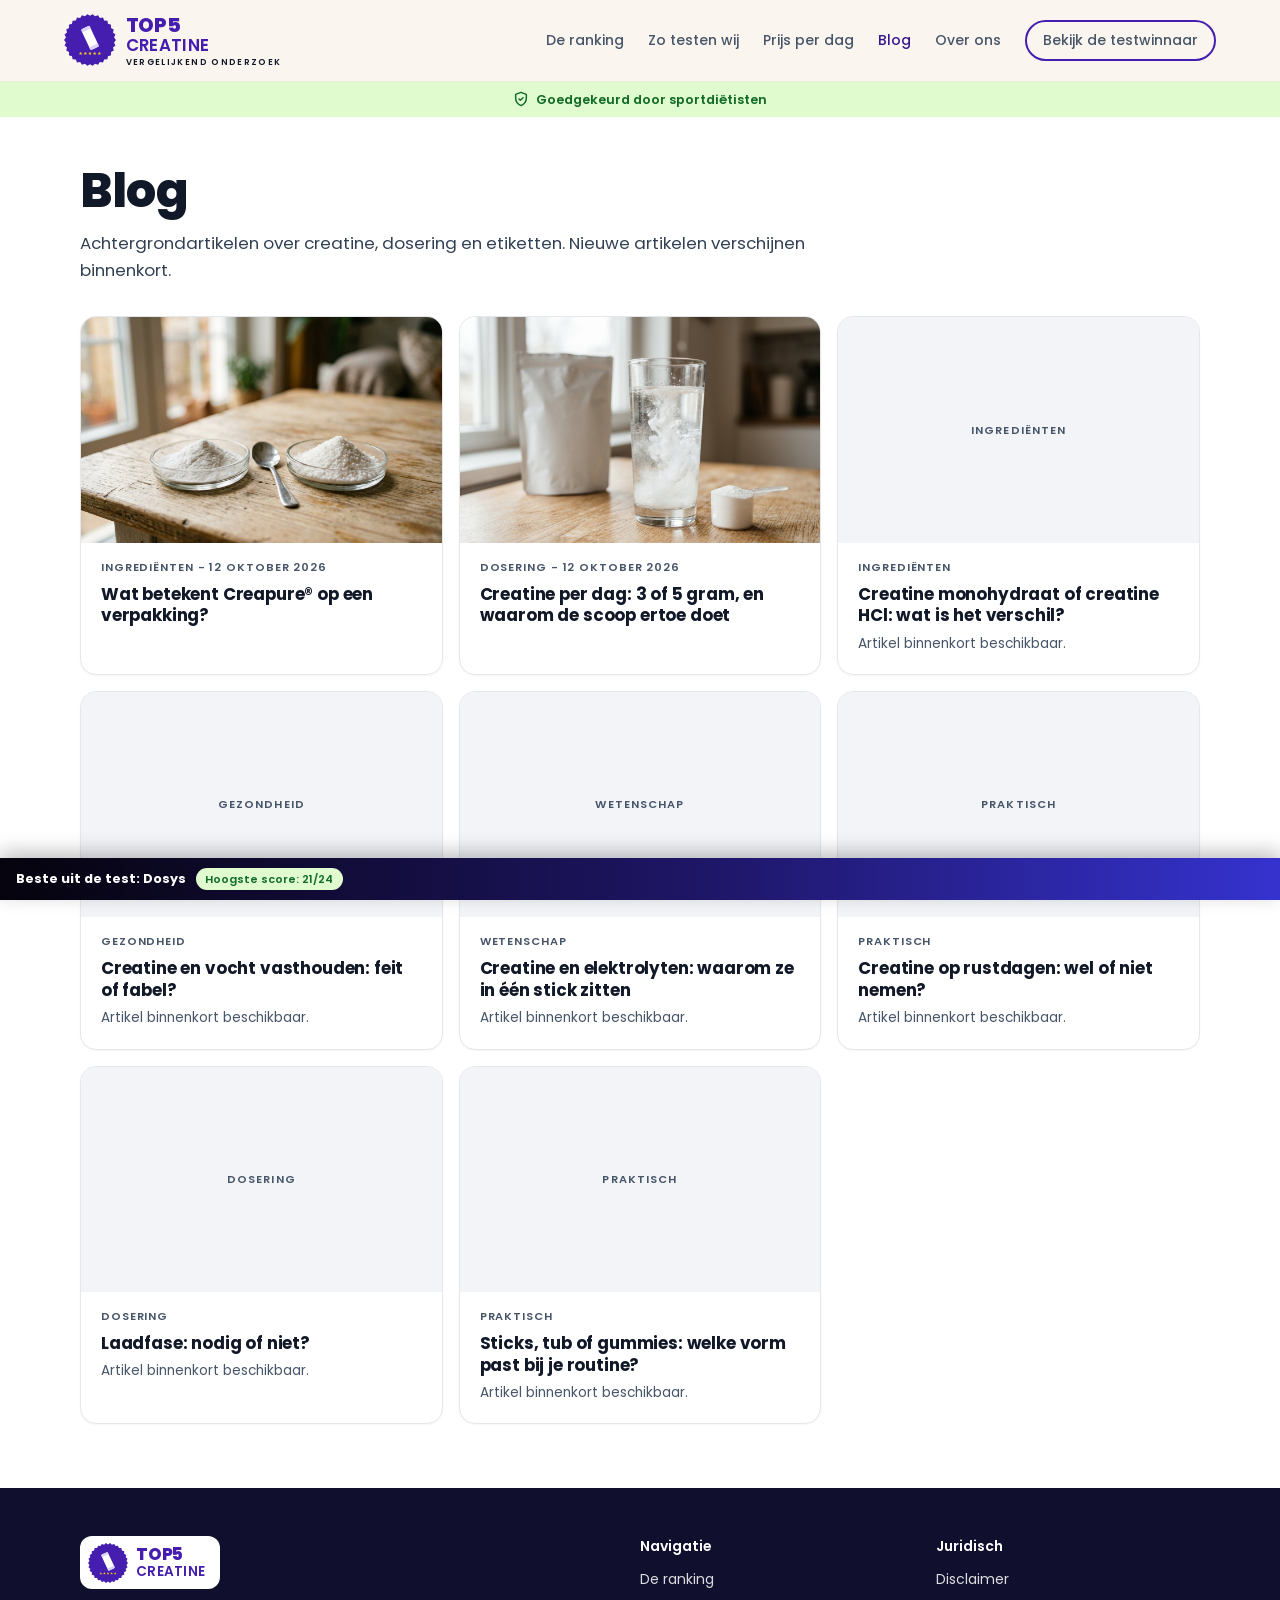
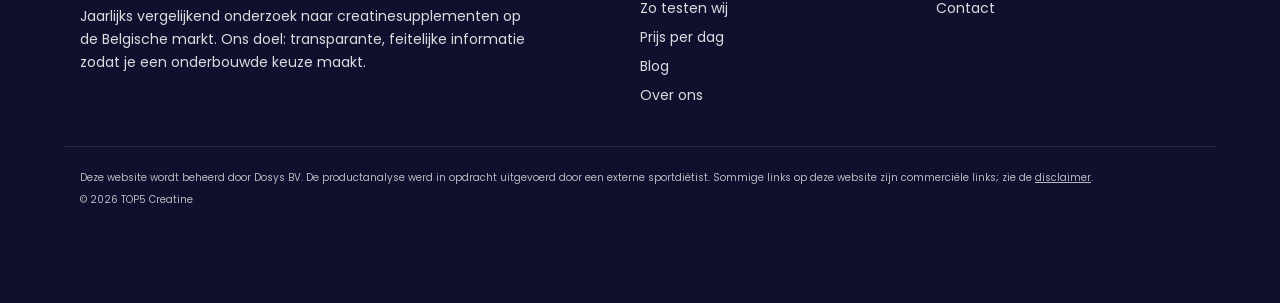
<file: blog.html>
<!DOCTYPE html>
<html lang="nl-BE">
<head>
<meta charset="utf-8">
<meta name="viewport" content="width=device-width, initial-scale=1">
<title>Blog - artikelen over creatine | TOP5 Creatine</title>
<meta name="description" content="Achtergrondartikelen over creatine, dosering en etiketten van TOP5 Creatine.">
<link rel="icon" type="image/svg+xml" href="favicon.svg">
<link rel="icon" type="image/png" sizes="64x64" href="favicon.png">
<link rel="apple-touch-icon" href="apple-touch-icon.png">
<link rel="preconnect" href="https://fonts.googleapis.com">
<link rel="preconnect" href="https://fonts.gstatic.com" crossorigin>
<link rel="stylesheet" href="https://fonts.googleapis.com/css2?family=Poppins:wght@400;500;600;700;800&display=swap">
<link rel="stylesheet" href="styles.css?v=4">
<!-- seo:start -->
<link rel="canonical" href="https://top5creatine.be/blog">
<meta name="robots" content="index, follow, max-image-preview:large">
<meta property="og:site_name" content="TOP5 Creatine">
<meta property="og:type" content="website">
<meta property="og:locale" content="nl_BE">
<meta property="og:url" content="https://top5creatine.be/blog">
<meta property="og:title" content="Blog - artikelen over creatine | TOP5 Creatine">
<meta property="og:description" content="Achtergrondartikelen over creatine, dosering en etiketten van TOP5 Creatine.">
<meta property="og:image" content="https://top5creatine.be/og/blog.jpg">
<meta property="og:image:width" content="1200">
<meta property="og:image:height" content="630">
<meta name="twitter:card" content="summary_large_image">
<meta name="twitter:title" content="Blog - artikelen over creatine | TOP5 Creatine">
<meta name="twitter:description" content="Achtergrondartikelen over creatine, dosering en etiketten van TOP5 Creatine.">
<meta name="twitter:image" content="https://top5creatine.be/og/blog.jpg">
<meta name="author" content="TOP5 Creatine">
<meta name="theme-color" content="#461eaf">
<script type="application/ld+json">{"@context": "https://schema.org", "@graph": [{"@type": "Organization", "name": "TOP5 Creatine", "url": "https://top5creatine.be/", "logo": "https://top5creatine.be/apple-touch-icon.png", "parentOrganization": {"@type": "Organization", "name": "Dosys BV", "url": "https://dosys.co"}}, {"@type": "WebSite", "name": "TOP5 Creatine", "url": "https://top5creatine.be/", "inLanguage": "nl-BE", "publisher": {"@type": "Organization", "name": "TOP5 Creatine"}}]}</script>
<script src="/clickid.js?v=1" defer></script>
<!-- seo:end -->
</head>
<body>
<header>
  <div class="wrap hdr">
    <a href="/" class="logo" aria-label="TOP5 Creatine">
      <span class="mark"><svg viewBox="0 0 100 100" aria-hidden="true"><path d="M100.0,50.0 L96.2,54.9 L98.9,60.4 L94.2,64.4 L95.7,70.3 L90.3,73.2 L90.5,79.4 L84.6,81.1 L83.5,87.2 L77.3,87.6 L75.0,93.3 L68.9,92.5 L65.5,97.6 L59.7,95.5 L55.2,99.7 L50.0,96.5 L44.8,99.7 L40.3,95.5 L34.5,97.6 L31.1,92.5 L25.0,93.3 L22.7,87.6 L16.5,87.2 L15.4,81.1 L9.5,79.4 L9.7,73.2 L4.3,70.3 L5.8,64.4 L1.1,60.4 L3.8,54.9 L0.0,50.0 L3.8,45.1 L1.1,39.6 L5.8,35.6 L4.3,29.7 L9.7,26.8 L9.5,20.6 L15.4,18.9 L16.5,12.8 L22.7,12.4 L25.0,6.7 L31.1,7.5 L34.5,2.4 L40.3,4.5 L44.8,0.3 L50.0,3.5 L55.2,0.3 L59.7,4.5 L65.5,2.4 L68.9,7.5 L75.0,6.7 L77.3,12.4 L83.5,12.8 L84.6,18.9 L90.5,20.6 L90.3,26.8 L95.7,29.7 L94.2,35.6 L98.9,39.6 L96.2,45.1 Z" fill="#461eaf"/><g transform="translate(50,46) rotate(-25)"><rect x="-9" y="-22" width="18" height="44" rx="3.5" fill="#fff"/><rect x="-9" y="-22" width="18" height="6" rx="1.5" fill="#d9d2f2"/><rect x="-9" y="16" width="18" height="6" rx="1.5" fill="#d9d2f2"/></g><polygon fill="#f5c518" points="32.0,72.4 32.9,74.7 35.4,74.9 33.5,76.5 34.1,78.9 32.0,77.6 29.9,78.9 30.5,76.5 28.6,74.9 31.1,74.7"/><polygon fill="#f5c518" points="41.0,72.4 41.9,74.7 44.4,74.9 42.5,76.5 43.1,78.9 41.0,77.6 38.9,78.9 39.5,76.5 37.6,74.9 40.1,74.7"/><polygon fill="#f5c518" points="50.0,72.4 50.9,74.7 53.4,74.9 51.5,76.5 52.1,78.9 50.0,77.6 47.9,78.9 48.5,76.5 46.6,74.9 49.1,74.7"/><polygon fill="#f5c518" points="59.0,72.4 59.9,74.7 62.4,74.9 60.5,76.5 61.1,78.9 59.0,77.6 56.9,78.9 57.5,76.5 55.6,74.9 58.1,74.7"/><polygon fill="#f5c518" points="68.0,72.4 68.9,74.7 71.4,74.9 69.5,76.5 70.1,78.9 68.0,77.6 65.9,78.9 66.5,76.5 64.6,74.9 67.1,74.7"/></svg></span>
      <span class="lines"><span class="l1">TOP5</span><span class="l2">CREATINE</span><span class="l3">Vergelijkend onderzoek</span></span>
    </a>
    <nav class="main">
      <a href="/#ranking">De ranking</a>
      <a href="/methodologie">Zo testen wij</a>
      <a href="/#prijs">Prijs per dag</a>
      <a class="active" href="/blog">Blog</a>
      <a href="/over-ons">Over ons</a>
      <a class="btn-outline" href="https://dosys.co/nl-be?ref=top5creatine&utm_source=top5creatine&utm_medium=referral&utm_campaign=ranking&utm_content=header" target="_blank" rel="noopener">Bekijk de testwinnaar</a>
    </nav>
  </div>
</header>
<div class="trust"><svg width="16" height="16" viewBox="0 0 24 24" fill="none" stroke="currentColor" stroke-width="2.2" stroke-linecap="round" stroke-linejoin="round"><path d="M12 2l8 3v6c0 5-3.5 9-8 11-4.5-2-8-6-8-11V5l8-3z"/><path d="M9 12l2 2 4-4"/></svg> Goedgekeurd door sportdiëtisten</div>

<section class="wrap" style="padding-top:3rem">
  <h1 class="mh1" style="margin-top:0">Blog</h1>
  <p class="mintro" style="margin-top:.75rem">Achtergrondartikelen over creatine, dosering en etiketten. Nieuwe artikelen verschijnen binnenkort.</p>
  <div class="bgrid">
        <a class="bcard" href="/blog-creapure"><img src="img/blog_creapure_v1.jpg" alt="Twee schaaltjes creatinepoeder naast elkaar op een houten tafel"><div class="bb"><div class="bk">INGREDIËNTEN - 12 OKTOBER 2026</div><h2>Wat betekent Creapure® op een verpakking?</h2></div></a>
    <a class="bcard" href="/blog-dosis"><img src="img/blog_dosis_v1.jpg" alt="Glas water met oplossende creatine naast een maatschep en een zak poeder"><div class="bb"><div class="bk">DOSERING - 12 OKTOBER 2026</div><h2>Creatine per dag: 3 of 5 gram, en waarom de scoop ertoe doet</h2></div></a>
    <div class="bcard soon"><div class="bph">INGREDIËNTEN</div><div class="bb"><div class="bk">INGREDIËNTEN</div><h2>Creatine monohydraat of creatine HCl: wat is het verschil?</h2><p>Artikel binnenkort beschikbaar.</p></div></div>
    <div class="bcard soon"><div class="bph">GEZONDHEID</div><div class="bb"><div class="bk">GEZONDHEID</div><h2>Creatine en vocht vasthouden: feit of fabel?</h2><p>Artikel binnenkort beschikbaar.</p></div></div>
    <div class="bcard soon"><div class="bph">WETENSCHAP</div><div class="bb"><div class="bk">WETENSCHAP</div><h2>Creatine en elektrolyten: waarom ze in één stick zitten</h2><p>Artikel binnenkort beschikbaar.</p></div></div>
    <div class="bcard soon"><div class="bph">PRAKTISCH</div><div class="bb"><div class="bk">PRAKTISCH</div><h2>Creatine op rustdagen: wel of niet nemen?</h2><p>Artikel binnenkort beschikbaar.</p></div></div>
    <div class="bcard soon"><div class="bph">DOSERING</div><div class="bb"><div class="bk">DOSERING</div><h2>Laadfase: nodig of niet?</h2><p>Artikel binnenkort beschikbaar.</p></div></div>
    <div class="bcard soon"><div class="bph">PRAKTISCH</div><div class="bb"><div class="bk">PRAKTISCH</div><h2>Sticks, tub of gummies: welke vorm past bij je routine?</h2><p>Artikel binnenkort beschikbaar.</p></div></div>
  </div>
</section>

<footer>
  <div class="wrap fgrid">
    <div>
      <a href="/" class="logo flogo"><span class="mark"><svg viewBox="0 0 100 100" aria-hidden="true"><path d="M100.0,50.0 L96.2,54.9 L98.9,60.4 L94.2,64.4 L95.7,70.3 L90.3,73.2 L90.5,79.4 L84.6,81.1 L83.5,87.2 L77.3,87.6 L75.0,93.3 L68.9,92.5 L65.5,97.6 L59.7,95.5 L55.2,99.7 L50.0,96.5 L44.8,99.7 L40.3,95.5 L34.5,97.6 L31.1,92.5 L25.0,93.3 L22.7,87.6 L16.5,87.2 L15.4,81.1 L9.5,79.4 L9.7,73.2 L4.3,70.3 L5.8,64.4 L1.1,60.4 L3.8,54.9 L0.0,50.0 L3.8,45.1 L1.1,39.6 L5.8,35.6 L4.3,29.7 L9.7,26.8 L9.5,20.6 L15.4,18.9 L16.5,12.8 L22.7,12.4 L25.0,6.7 L31.1,7.5 L34.5,2.4 L40.3,4.5 L44.8,0.3 L50.0,3.5 L55.2,0.3 L59.7,4.5 L65.5,2.4 L68.9,7.5 L75.0,6.7 L77.3,12.4 L83.5,12.8 L84.6,18.9 L90.5,20.6 L90.3,26.8 L95.7,29.7 L94.2,35.6 L98.9,39.6 L96.2,45.1 Z" fill="#461eaf"/><g transform="translate(50,46) rotate(-25)"><rect x="-9" y="-22" width="18" height="44" rx="3.5" fill="#fff"/><rect x="-9" y="-22" width="18" height="6" rx="1.5" fill="#d9d2f2"/><rect x="-9" y="16" width="18" height="6" rx="1.5" fill="#d9d2f2"/></g><polygon fill="#f5c518" points="32.0,72.4 32.9,74.7 35.4,74.9 33.5,76.5 34.1,78.9 32.0,77.6 29.9,78.9 30.5,76.5 28.6,74.9 31.1,74.7"/><polygon fill="#f5c518" points="41.0,72.4 41.9,74.7 44.4,74.9 42.5,76.5 43.1,78.9 41.0,77.6 38.9,78.9 39.5,76.5 37.6,74.9 40.1,74.7"/><polygon fill="#f5c518" points="50.0,72.4 50.9,74.7 53.4,74.9 51.5,76.5 52.1,78.9 50.0,77.6 47.9,78.9 48.5,76.5 46.6,74.9 49.1,74.7"/><polygon fill="#f5c518" points="59.0,72.4 59.9,74.7 62.4,74.9 60.5,76.5 61.1,78.9 59.0,77.6 56.9,78.9 57.5,76.5 55.6,74.9 58.1,74.7"/><polygon fill="#f5c518" points="68.0,72.4 68.9,74.7 71.4,74.9 69.5,76.5 70.1,78.9 68.0,77.6 65.9,78.9 66.5,76.5 64.6,74.9 67.1,74.7"/></svg></span><span class="lines"><span class="l1">TOP5</span><span class="l2">CREATINE</span></span></a>
      <p style="margin-top:1rem;max-width:28rem;line-height:1.625">Jaarlijks vergelijkend onderzoek naar creatinesupplementen op de Belgische markt. Ons doel: transparante, feitelijke informatie zodat je een onderbouwde keuze maakt.</p>
    </div>
    <div><div class="fh">Navigatie</div><ul><li><a href="/#ranking">De ranking</a></li><li><a href="/methodologie">Zo testen wij</a></li><li><a href="/#prijs">Prijs per dag</a></li><li><a href="/blog">Blog</a></li><li><a href="/over-ons">Over ons</a></li></ul></div>
    <div><div class="fh">Juridisch</div><ul><li><a href="/disclaimer">Disclaimer</a></li><li><a href="/over-ons#contact">Contact</a></li></ul></div>
  </div>
  <div class="wrap legal">
    <p>Deze website wordt beheerd door Dosys BV. De productanalyse werd in opdracht uitgevoerd door een externe sportdiëtist. Sommige links op deze website zijn commerciële links; zie de <a href="/disclaimer" style="text-decoration:underline">disclaimer</a>.</p>
    <p style="margin-top:.5rem">© 2026 TOP5 Creatine</p>
  </div>
</footer>

<div class="sticky" id="sticky">
  <div class="l"><span class="t">Beste uit de test: Dosys</span><span class="sp">Hoogste score: 21/24</span></div>

</body>
</html>
</file>
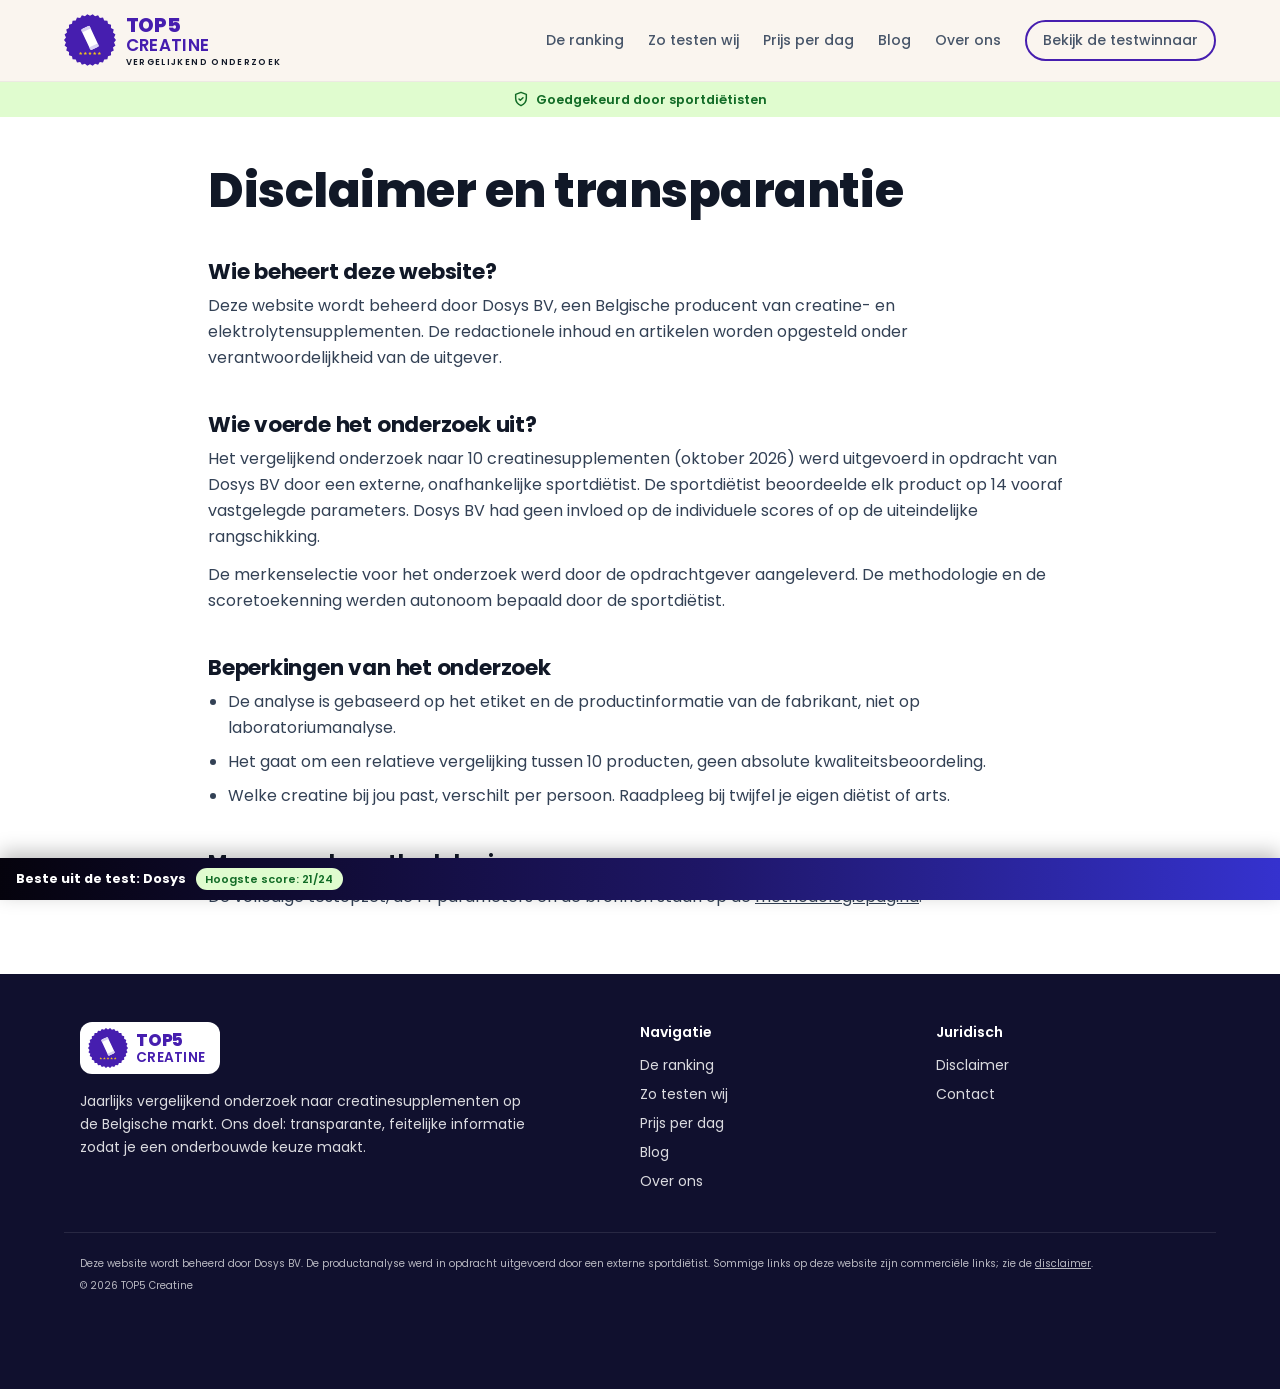
<file: disclaimer.html>
<!DOCTYPE html>
<html lang="nl-BE">
<head>
<meta charset="utf-8">
<meta name="viewport" content="width=device-width, initial-scale=1">
<title>Disclaimer en transparantie | TOP5 Creatine</title>
<meta name="description" content="Wie beheert TOP5 Creatine, wie voerde het onderzoek uit en hoe gaan we om met commerciële links.">
<link rel="icon" type="image/svg+xml" href="favicon.svg">
<link rel="icon" type="image/png" sizes="64x64" href="favicon.png">
<link rel="apple-touch-icon" href="apple-touch-icon.png">
<link rel="preconnect" href="https://fonts.googleapis.com">
<link rel="preconnect" href="https://fonts.gstatic.com" crossorigin>
<link rel="stylesheet" href="https://fonts.googleapis.com/css2?family=Poppins:wght@400;500;600;700;800&display=swap">
<link rel="stylesheet" href="styles.css?v=4">
<!-- seo:start -->
<link rel="canonical" href="https://top5creatine.be/disclaimer">
<meta name="robots" content="index, follow, max-image-preview:large">
<meta property="og:site_name" content="TOP5 Creatine">
<meta property="og:type" content="website">
<meta property="og:locale" content="nl_BE">
<meta property="og:url" content="https://top5creatine.be/disclaimer">
<meta property="og:title" content="Disclaimer en transparantie | TOP5 Creatine">
<meta property="og:description" content="Wie beheert TOP5 Creatine, wie voerde het onderzoek uit en hoe gaan we om met commerciële links.">
<meta property="og:image" content="https://top5creatine.be/og/disclaimer.jpg">
<meta property="og:image:width" content="1200">
<meta property="og:image:height" content="630">
<meta name="twitter:card" content="summary_large_image">
<meta name="twitter:title" content="Disclaimer en transparantie | TOP5 Creatine">
<meta name="twitter:description" content="Wie beheert TOP5 Creatine, wie voerde het onderzoek uit en hoe gaan we om met commerciële links.">
<meta name="twitter:image" content="https://top5creatine.be/og/disclaimer.jpg">
<meta name="author" content="TOP5 Creatine">
<meta name="theme-color" content="#461eaf">
<script type="application/ld+json">{"@context": "https://schema.org", "@graph": [{"@type": "Organization", "name": "TOP5 Creatine", "url": "https://top5creatine.be/", "logo": "https://top5creatine.be/apple-touch-icon.png", "parentOrganization": {"@type": "Organization", "name": "Dosys BV", "url": "https://dosys.co"}}, {"@type": "WebSite", "name": "TOP5 Creatine", "url": "https://top5creatine.be/", "inLanguage": "nl-BE", "publisher": {"@type": "Organization", "name": "TOP5 Creatine"}}]}</script>
<script src="/clickid.js?v=1" defer></script>
<!-- seo:end -->
</head>
<body>
<header>
  <div class="wrap hdr">
    <a href="/" class="logo" aria-label="TOP5 Creatine">
      <span class="mark"><svg viewBox="0 0 100 100" aria-hidden="true"><path d="M100.0,50.0 L96.2,54.9 L98.9,60.4 L94.2,64.4 L95.7,70.3 L90.3,73.2 L90.5,79.4 L84.6,81.1 L83.5,87.2 L77.3,87.6 L75.0,93.3 L68.9,92.5 L65.5,97.6 L59.7,95.5 L55.2,99.7 L50.0,96.5 L44.8,99.7 L40.3,95.5 L34.5,97.6 L31.1,92.5 L25.0,93.3 L22.7,87.6 L16.5,87.2 L15.4,81.1 L9.5,79.4 L9.7,73.2 L4.3,70.3 L5.8,64.4 L1.1,60.4 L3.8,54.9 L0.0,50.0 L3.8,45.1 L1.1,39.6 L5.8,35.6 L4.3,29.7 L9.7,26.8 L9.5,20.6 L15.4,18.9 L16.5,12.8 L22.7,12.4 L25.0,6.7 L31.1,7.5 L34.5,2.4 L40.3,4.5 L44.8,0.3 L50.0,3.5 L55.2,0.3 L59.7,4.5 L65.5,2.4 L68.9,7.5 L75.0,6.7 L77.3,12.4 L83.5,12.8 L84.6,18.9 L90.5,20.6 L90.3,26.8 L95.7,29.7 L94.2,35.6 L98.9,39.6 L96.2,45.1 Z" fill="#461eaf"/><g transform="translate(50,46) rotate(-25)"><rect x="-9" y="-22" width="18" height="44" rx="3.5" fill="#fff"/><rect x="-9" y="-22" width="18" height="6" rx="1.5" fill="#d9d2f2"/><rect x="-9" y="16" width="18" height="6" rx="1.5" fill="#d9d2f2"/></g><polygon fill="#f5c518" points="32.0,72.4 32.9,74.7 35.4,74.9 33.5,76.5 34.1,78.9 32.0,77.6 29.9,78.9 30.5,76.5 28.6,74.9 31.1,74.7"/><polygon fill="#f5c518" points="41.0,72.4 41.9,74.7 44.4,74.9 42.5,76.5 43.1,78.9 41.0,77.6 38.9,78.9 39.5,76.5 37.6,74.9 40.1,74.7"/><polygon fill="#f5c518" points="50.0,72.4 50.9,74.7 53.4,74.9 51.5,76.5 52.1,78.9 50.0,77.6 47.9,78.9 48.5,76.5 46.6,74.9 49.1,74.7"/><polygon fill="#f5c518" points="59.0,72.4 59.9,74.7 62.4,74.9 60.5,76.5 61.1,78.9 59.0,77.6 56.9,78.9 57.5,76.5 55.6,74.9 58.1,74.7"/><polygon fill="#f5c518" points="68.0,72.4 68.9,74.7 71.4,74.9 69.5,76.5 70.1,78.9 68.0,77.6 65.9,78.9 66.5,76.5 64.6,74.9 67.1,74.7"/></svg></span>
      <span class="lines"><span class="l1">TOP5</span><span class="l2">CREATINE</span><span class="l3">Vergelijkend onderzoek</span></span>
    </a>
    <nav class="main">
      <a href="/#ranking">De ranking</a>
      <a href="/methodologie">Zo testen wij</a>
      <a href="/#prijs">Prijs per dag</a>
      <a href="/blog">Blog</a>
      <a href="/over-ons">Over ons</a>
      <a class="btn-outline" href="https://dosys.co/nl-be?ref=top5creatine&utm_source=top5creatine&utm_medium=referral&utm_campaign=ranking&utm_content=header" target="_blank" rel="noopener">Bekijk de testwinnaar</a>
    </nav>
  </div>
</header>
<div class="trust"><svg width="16" height="16" viewBox="0 0 24 24" fill="none" stroke="currentColor" stroke-width="2.2" stroke-linecap="round" stroke-linejoin="round"><path d="M12 2l8 3v6c0 5-3.5 9-8 11-4.5-2-8-6-8-11V5l8-3z"/><path d="M9 12l2 2 4-4"/></svg> Goedgekeurd door sportdiëtisten</div>

<section class="wrap" style="padding-top:3rem;max-width:56rem">
  <h1 class="mh1" style="margin-top:0">Disclaimer en transparantie</h1>

  <h2 style="margin-top:2.5rem;text-align:left;font-size:1.35rem">Wie beheert deze website?</h2>
  <p class="mprose" style="margin-top:.5rem">Deze website wordt beheerd door Dosys BV, een Belgische producent van creatine- en elektrolytensupplementen. De redactionele inhoud en artikelen worden opgesteld onder verantwoordelijkheid van de uitgever.</p>

  <h2 style="margin-top:2.5rem;text-align:left;font-size:1.35rem">Wie voerde het onderzoek uit?</h2>
  <p class="mprose" style="margin-top:.5rem">Het vergelijkend onderzoek naar 10 creatinesupplementen (oktober 2026) werd uitgevoerd in opdracht van Dosys BV door een externe, onafhankelijke sportdiëtist. De sportdiëtist beoordeelde elk product op 14 vooraf vastgelegde parameters. Dosys BV had geen invloed op de individuele scores of op de uiteindelijke rangschikking.</p>
  <p class="mprose" style="margin-top:.75rem">De merkenselectie voor het onderzoek werd door de opdrachtgever aangeleverd. De methodologie en de scoretoekenning werden autonoom bepaald door de sportdiëtist.</p>

  <h2 style="margin-top:2.5rem;text-align:left;font-size:1.35rem">Beperkingen van het onderzoek</h2>
  <ul class="mlist" style="margin-top:.5rem">
    <li>De analyse is gebaseerd op het etiket en de productinformatie van de fabrikant, niet op laboratoriumanalyse.</li>
    <li>Het gaat om een relatieve vergelijking tussen 10 producten, geen absolute kwaliteitsbeoordeling.</li>
    <li>Welke creatine bij jou past, verschilt per persoon. Raadpleeg bij twijfel je eigen diëtist of arts.</li>
  </ul>

  <h2 style="margin-top:2.5rem;text-align:left;font-size:1.35rem">Meer over de methodologie</h2>
  <p class="mprose" style="margin-top:.5rem">De volledige testopzet, de 14 parameters en de bronnen staan op de <a href="/methodologie" style="text-decoration:underline">methodologiepagina</a>.</p>
</section>

<footer>
  <div class="wrap fgrid">
    <div>
      <a href="/" class="logo flogo"><span class="mark"><svg viewBox="0 0 100 100" aria-hidden="true"><path d="M100.0,50.0 L96.2,54.9 L98.9,60.4 L94.2,64.4 L95.7,70.3 L90.3,73.2 L90.5,79.4 L84.6,81.1 L83.5,87.2 L77.3,87.6 L75.0,93.3 L68.9,92.5 L65.5,97.6 L59.7,95.5 L55.2,99.7 L50.0,96.5 L44.8,99.7 L40.3,95.5 L34.5,97.6 L31.1,92.5 L25.0,93.3 L22.7,87.6 L16.5,87.2 L15.4,81.1 L9.5,79.4 L9.7,73.2 L4.3,70.3 L5.8,64.4 L1.1,60.4 L3.8,54.9 L0.0,50.0 L3.8,45.1 L1.1,39.6 L5.8,35.6 L4.3,29.7 L9.7,26.8 L9.5,20.6 L15.4,18.9 L16.5,12.8 L22.7,12.4 L25.0,6.7 L31.1,7.5 L34.5,2.4 L40.3,4.5 L44.8,0.3 L50.0,3.5 L55.2,0.3 L59.7,4.5 L65.5,2.4 L68.9,7.5 L75.0,6.7 L77.3,12.4 L83.5,12.8 L84.6,18.9 L90.5,20.6 L90.3,26.8 L95.7,29.7 L94.2,35.6 L98.9,39.6 L96.2,45.1 Z" fill="#461eaf"/><g transform="translate(50,46) rotate(-25)"><rect x="-9" y="-22" width="18" height="44" rx="3.5" fill="#fff"/><rect x="-9" y="-22" width="18" height="6" rx="1.5" fill="#d9d2f2"/><rect x="-9" y="16" width="18" height="6" rx="1.5" fill="#d9d2f2"/></g><polygon fill="#f5c518" points="32.0,72.4 32.9,74.7 35.4,74.9 33.5,76.5 34.1,78.9 32.0,77.6 29.9,78.9 30.5,76.5 28.6,74.9 31.1,74.7"/><polygon fill="#f5c518" points="41.0,72.4 41.9,74.7 44.4,74.9 42.5,76.5 43.1,78.9 41.0,77.6 38.9,78.9 39.5,76.5 37.6,74.9 40.1,74.7"/><polygon fill="#f5c518" points="50.0,72.4 50.9,74.7 53.4,74.9 51.5,76.5 52.1,78.9 50.0,77.6 47.9,78.9 48.5,76.5 46.6,74.9 49.1,74.7"/><polygon fill="#f5c518" points="59.0,72.4 59.9,74.7 62.4,74.9 60.5,76.5 61.1,78.9 59.0,77.6 56.9,78.9 57.5,76.5 55.6,74.9 58.1,74.7"/><polygon fill="#f5c518" points="68.0,72.4 68.9,74.7 71.4,74.9 69.5,76.5 70.1,78.9 68.0,77.6 65.9,78.9 66.5,76.5 64.6,74.9 67.1,74.7"/></svg></span><span class="lines"><span class="l1">TOP5</span><span class="l2">CREATINE</span></span></a>
      <p style="margin-top:1rem;max-width:28rem;line-height:1.625">Jaarlijks vergelijkend onderzoek naar creatinesupplementen op de Belgische markt. Ons doel: transparante, feitelijke informatie zodat je een onderbouwde keuze maakt.</p>
    </div>
    <div><div class="fh">Navigatie</div><ul><li><a href="/#ranking">De ranking</a></li><li><a href="/methodologie">Zo testen wij</a></li><li><a href="/#prijs">Prijs per dag</a></li><li><a href="/blog">Blog</a></li><li><a href="/over-ons">Over ons</a></li></ul></div>
    <div><div class="fh">Juridisch</div><ul><li><a href="/disclaimer">Disclaimer</a></li><li><a href="/over-ons#contact">Contact</a></li></ul></div>
  </div>
  <div class="wrap legal">
    <p>Deze website wordt beheerd door Dosys BV. De productanalyse werd in opdracht uitgevoerd door een externe sportdiëtist. Sommige links op deze website zijn commerciële links; zie de <a href="/disclaimer" style="text-decoration:underline">disclaimer</a>.</p>
    <p style="margin-top:.5rem">© 2026 TOP5 Creatine</p>
  </div>
</footer>

<div class="sticky" id="sticky">
  <div class="l"><span class="t">Beste uit de test: Dosys</span><span class="sp">Hoogste score: 21/24</span></div>
</body>
</html>
</file>
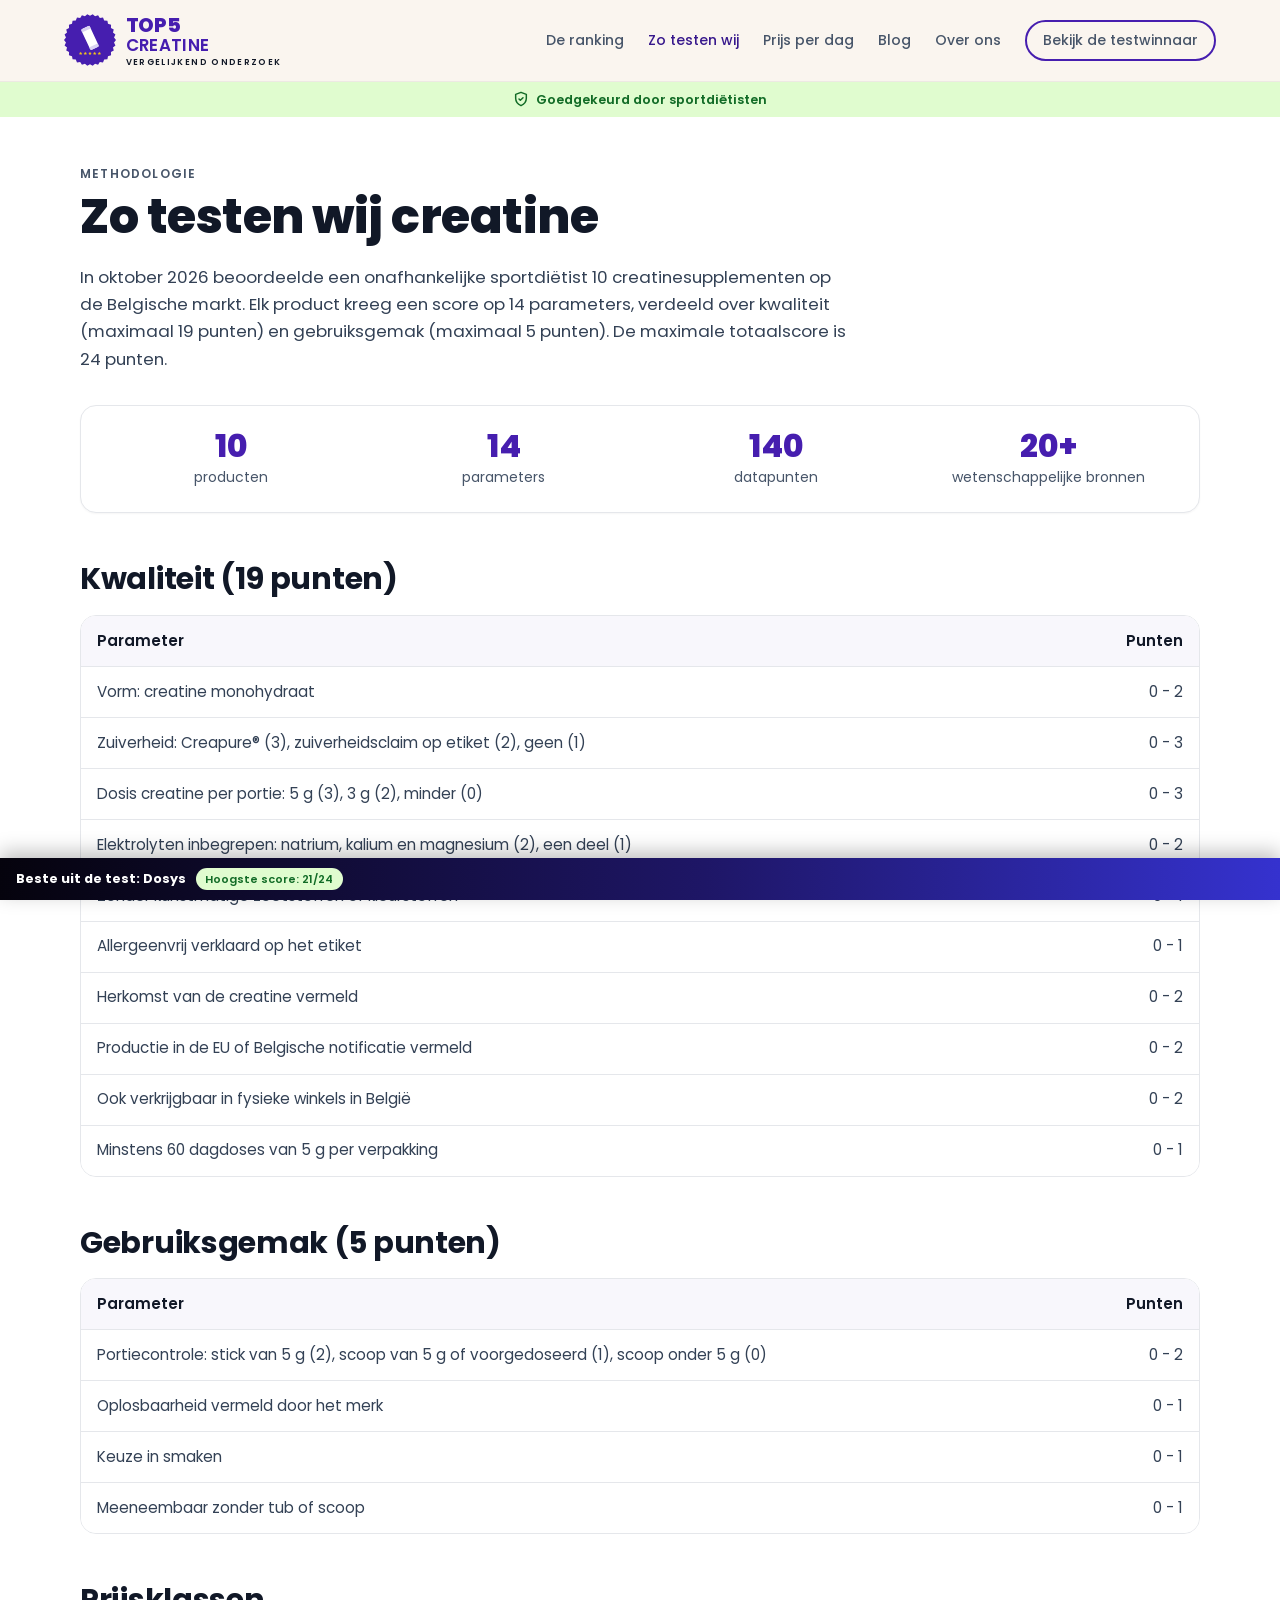
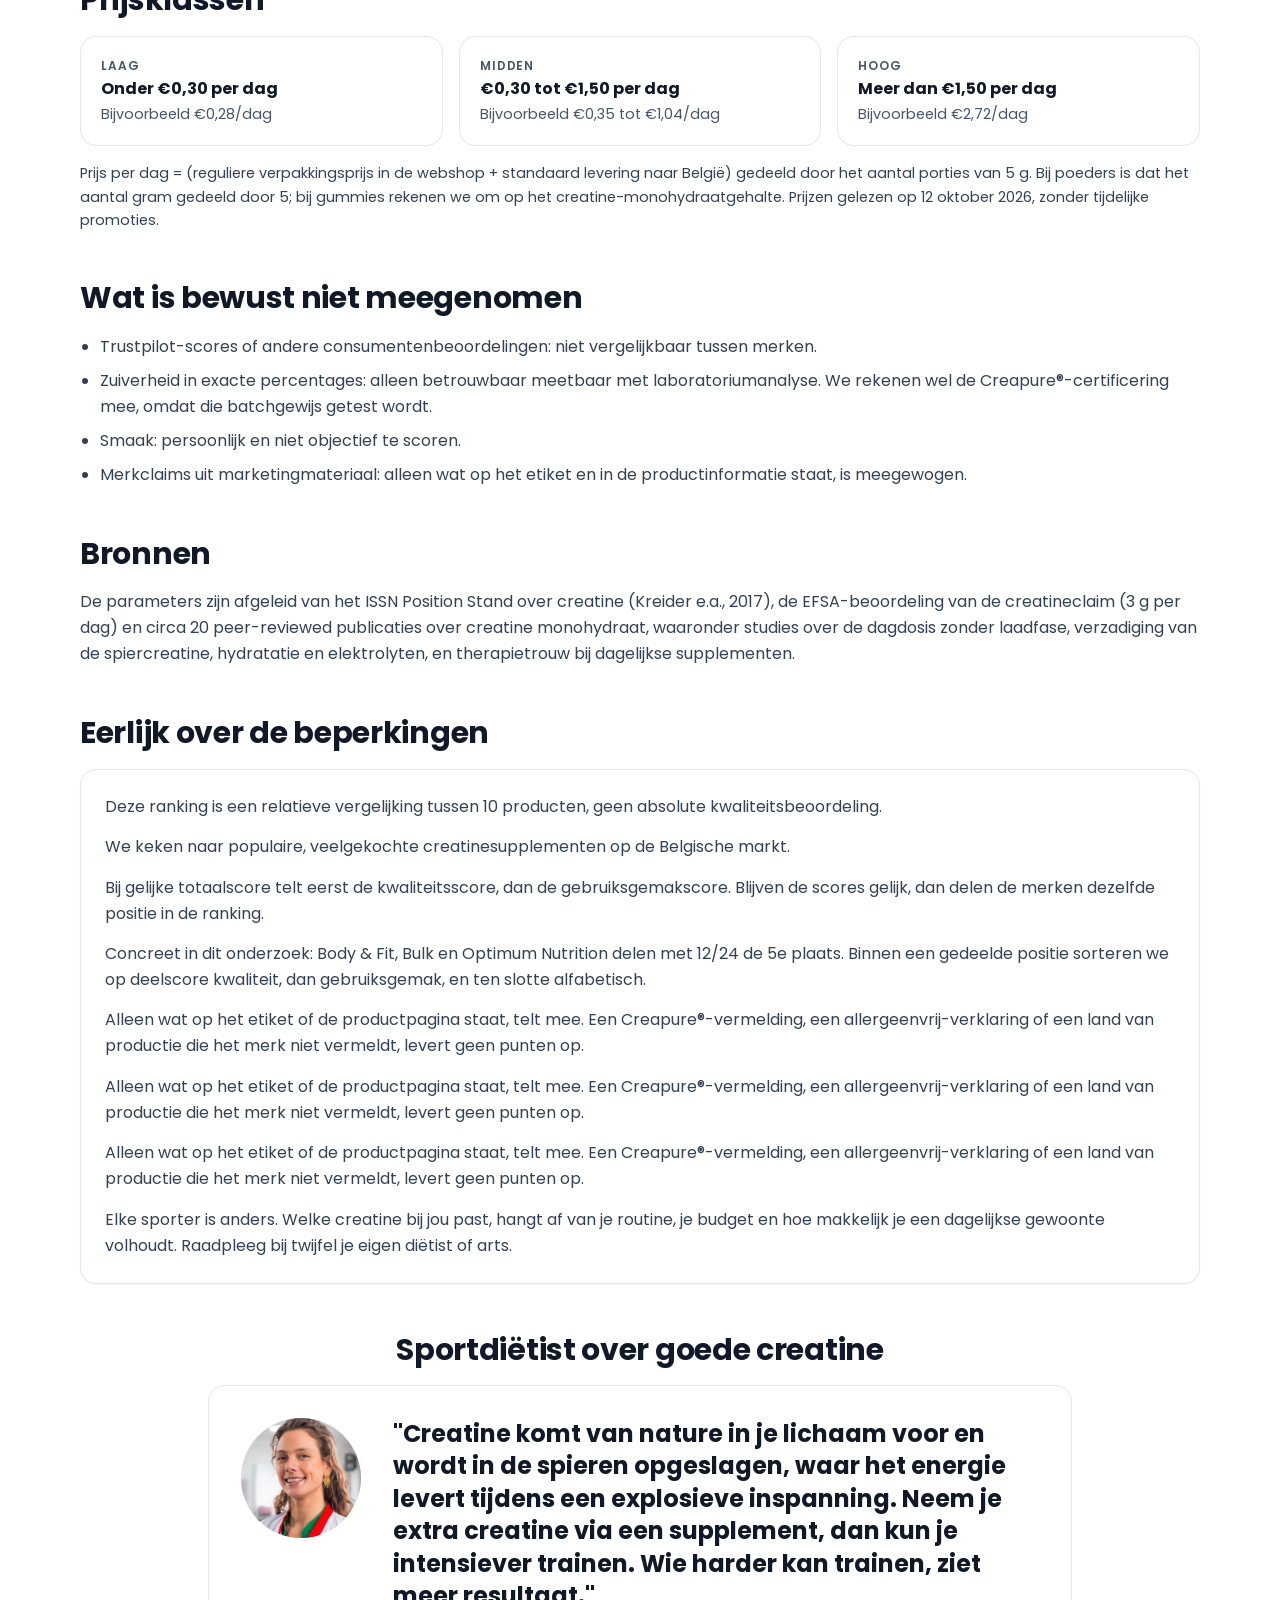
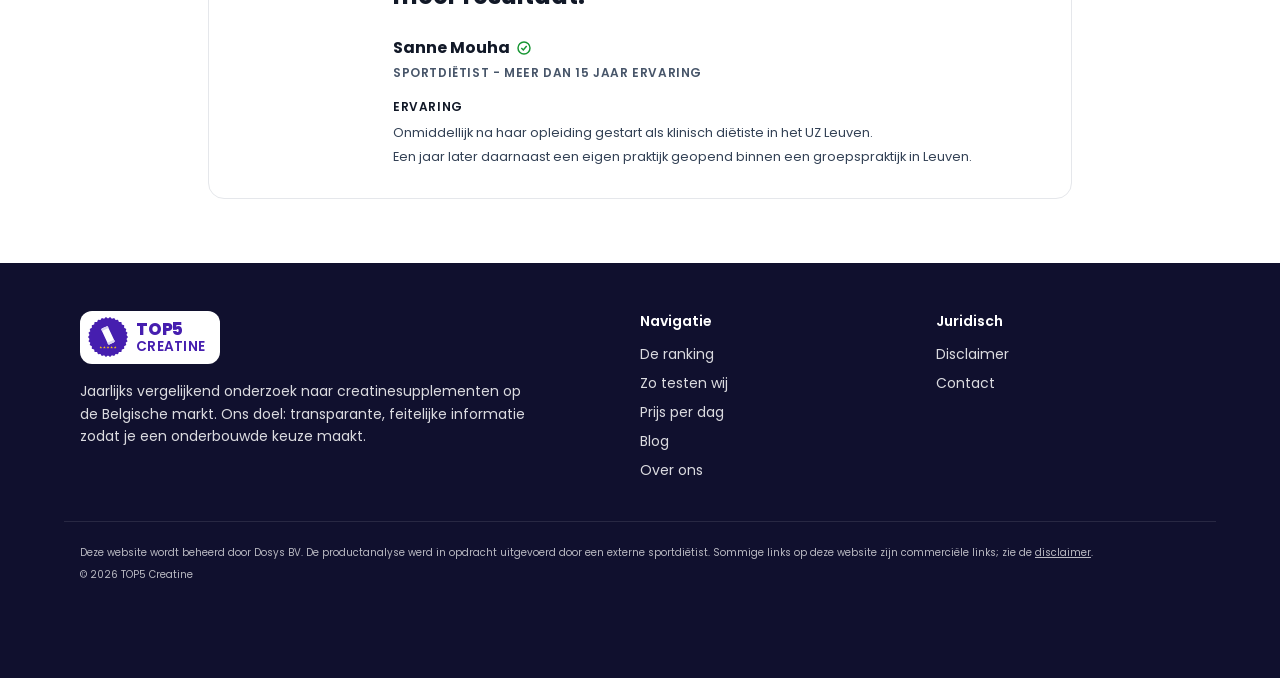
<file: methodologie.html>
<!DOCTYPE html>
<html lang="nl-BE">
<head>
<meta charset="utf-8">
<meta name="viewport" content="width=device-width, initial-scale=1">
<title>Zo testen wij - methodologie creatinetest</title>
<meta name="description" content="Hoe 10 creatinesupplementen op de Belgische markt werden beoordeeld op 14 parameters: kwaliteit (19 punten) en gebruiksgemak (5 punten).">
<link rel="icon" type="image/svg+xml" href="favicon.svg">
<link rel="icon" type="image/png" sizes="64x64" href="favicon.png">
<link rel="apple-touch-icon" href="apple-touch-icon.png">
<link rel="preconnect" href="https://fonts.googleapis.com">
<link rel="preconnect" href="https://fonts.gstatic.com" crossorigin>
<link rel="stylesheet" href="https://fonts.googleapis.com/css2?family=Poppins:wght@400;500;600;700;800&display=swap">
<link rel="stylesheet" href="styles.css?v=4">
<!-- seo:start -->
<link rel="canonical" href="https://top5creatine.be/methodologie">
<meta name="robots" content="index, follow, max-image-preview:large">
<meta property="og:site_name" content="TOP5 Creatine">
<meta property="og:type" content="website">
<meta property="og:locale" content="nl_BE">
<meta property="og:url" content="https://top5creatine.be/methodologie">
<meta property="og:title" content="Zo testen wij - methodologie creatinetest">
<meta property="og:description" content="Hoe 10 creatinesupplementen op de Belgische markt werden beoordeeld op 14 parameters: kwaliteit (19 punten) en gebruiksgemak (5 punten).">
<meta property="og:image" content="https://top5creatine.be/og/methodologie.jpg">
<meta property="og:image:width" content="1200">
<meta property="og:image:height" content="630">
<meta name="twitter:card" content="summary_large_image">
<meta name="twitter:title" content="Zo testen wij - methodologie creatinetest">
<meta name="twitter:description" content="Hoe 10 creatinesupplementen op de Belgische markt werden beoordeeld op 14 parameters: kwaliteit (19 punten) en gebruiksgemak (5 punten).">
<meta name="twitter:image" content="https://top5creatine.be/og/methodologie.jpg">
<meta name="author" content="TOP5 Creatine">
<meta name="theme-color" content="#461eaf">
<script type="application/ld+json">{"@context": "https://schema.org", "@graph": [{"@type": "Organization", "name": "TOP5 Creatine", "url": "https://top5creatine.be/", "logo": "https://top5creatine.be/apple-touch-icon.png", "parentOrganization": {"@type": "Organization", "name": "Dosys BV", "url": "https://dosys.co"}}, {"@type": "WebSite", "name": "TOP5 Creatine", "url": "https://top5creatine.be/", "inLanguage": "nl-BE", "publisher": {"@type": "Organization", "name": "TOP5 Creatine"}}]}</script>
<script src="/clickid.js?v=1" defer></script>
<!-- seo:end -->
</head>
<body>
<header>
  <div class="wrap hdr">
    <a href="/" class="logo" aria-label="TOP5 Creatine">
      <span class="mark"><svg viewBox="0 0 100 100" aria-hidden="true"><path d="M100.0,50.0 L96.2,54.9 L98.9,60.4 L94.2,64.4 L95.7,70.3 L90.3,73.2 L90.5,79.4 L84.6,81.1 L83.5,87.2 L77.3,87.6 L75.0,93.3 L68.9,92.5 L65.5,97.6 L59.7,95.5 L55.2,99.7 L50.0,96.5 L44.8,99.7 L40.3,95.5 L34.5,97.6 L31.1,92.5 L25.0,93.3 L22.7,87.6 L16.5,87.2 L15.4,81.1 L9.5,79.4 L9.7,73.2 L4.3,70.3 L5.8,64.4 L1.1,60.4 L3.8,54.9 L0.0,50.0 L3.8,45.1 L1.1,39.6 L5.8,35.6 L4.3,29.7 L9.7,26.8 L9.5,20.6 L15.4,18.9 L16.5,12.8 L22.7,12.4 L25.0,6.7 L31.1,7.5 L34.5,2.4 L40.3,4.5 L44.8,0.3 L50.0,3.5 L55.2,0.3 L59.7,4.5 L65.5,2.4 L68.9,7.5 L75.0,6.7 L77.3,12.4 L83.5,12.8 L84.6,18.9 L90.5,20.6 L90.3,26.8 L95.7,29.7 L94.2,35.6 L98.9,39.6 L96.2,45.1 Z" fill="#461eaf"/><g transform="translate(50,46) rotate(-25)"><rect x="-9" y="-22" width="18" height="44" rx="3.5" fill="#fff"/><rect x="-9" y="-22" width="18" height="6" rx="1.5" fill="#d9d2f2"/><rect x="-9" y="16" width="18" height="6" rx="1.5" fill="#d9d2f2"/></g><polygon fill="#f5c518" points="32.0,72.4 32.9,74.7 35.4,74.9 33.5,76.5 34.1,78.9 32.0,77.6 29.9,78.9 30.5,76.5 28.6,74.9 31.1,74.7"/><polygon fill="#f5c518" points="41.0,72.4 41.9,74.7 44.4,74.9 42.5,76.5 43.1,78.9 41.0,77.6 38.9,78.9 39.5,76.5 37.6,74.9 40.1,74.7"/><polygon fill="#f5c518" points="50.0,72.4 50.9,74.7 53.4,74.9 51.5,76.5 52.1,78.9 50.0,77.6 47.9,78.9 48.5,76.5 46.6,74.9 49.1,74.7"/><polygon fill="#f5c518" points="59.0,72.4 59.9,74.7 62.4,74.9 60.5,76.5 61.1,78.9 59.0,77.6 56.9,78.9 57.5,76.5 55.6,74.9 58.1,74.7"/><polygon fill="#f5c518" points="68.0,72.4 68.9,74.7 71.4,74.9 69.5,76.5 70.1,78.9 68.0,77.6 65.9,78.9 66.5,76.5 64.6,74.9 67.1,74.7"/></svg></span>
      <span class="lines"><span class="l1">TOP5</span><span class="l2">CREATINE</span><span class="l3">Vergelijkend onderzoek</span></span>
    </a>
    <nav class="main">
      <a href="/#ranking">De ranking</a>
      <a class="active" href="/methodologie">Zo testen wij</a>
      <a href="/#prijs">Prijs per dag</a>
      <a href="/blog">Blog</a>
      <a href="/over-ons">Over ons</a>
      <a class="btn-outline" href="https://dosys.co/nl-be?ref=top5creatine&utm_source=top5creatine&utm_medium=referral&utm_campaign=ranking&utm_content=header" target="_blank" rel="noopener">Bekijk de testwinnaar</a>
    </nav>
  </div>
</header>
<div class="trust"><svg width="16" height="16" viewBox="0 0 24 24" fill="none" stroke="currentColor" stroke-width="2.2" stroke-linecap="round" stroke-linejoin="round"><path d="M12 2l8 3v6c0 5-3.5 9-8 11-4.5-2-8-6-8-11V5l8-3z"/><path d="M9 12l2 2 4-4"/></svg> Goedgekeurd door sportdiëtisten</div>

<section class="wrap" style="padding-top:3rem">
  <p class="mkicker">Methodologie</p>
  <h1 class="mh1">Zo testen wij creatine</h1>
  <p class="mintro">In oktober 2026 beoordeelde een onafhankelijke sportdiëtist 10 creatinesupplementen op de Belgische markt. Elk product kreeg een score op 14 parameters, verdeeld over kwaliteit (maximaal 19 punten) en gebruiksgemak (maximaal 5 punten). De maximale totaalscore is 24 punten.</p>
  <div class="statbox">
    <div><div class="n">10</div><div class="l">producten</div></div>
    <div><div class="n">14</div><div class="l">parameters</div></div>
    <div><div class="n">140</div><div class="l">datapunten</div></div>
    <div><div class="n">20+</div><div class="l">wetenschappelijke bronnen</div></div>
  </div>
</section>

<section class="s wrap">
  <h2>Kwaliteit (19 punten)</h2>
  <div class="tblwrap"><table class="ptable">
    <thead><tr><th>Parameter</th><th class="r">Punten</th></tr></thead>
    <tbody>
      <tr><td>Vorm: creatine monohydraat</td><td class="r">0 - 2</td></tr>
      <tr><td>Zuiverheid: Creapure® (3), zuiverheidsclaim op etiket (2), geen (1)</td><td class="r">0 - 3</td></tr>
      <tr><td>Dosis creatine per portie: 5 g (3), 3 g (2), minder (0)</td><td class="r">0 - 3</td></tr>
      <tr><td>Elektrolyten inbegrepen: natrium, kalium en magnesium (2), een deel (1)</td><td class="r">0 - 2</td></tr>
      <tr><td>Zonder kunstmatige zoetstoffen of kleurstoffen</td><td class="r">0 - 1</td></tr>
      <tr><td>Allergeenvrij verklaard op het etiket</td><td class="r">0 - 1</td></tr>
      <tr><td>Herkomst van de creatine vermeld</td><td class="r">0 - 2</td></tr>
      <tr><td>Productie in de EU of Belgische notificatie vermeld</td><td class="r">0 - 2</td></tr>
      <tr><td>Ook verkrijgbaar in fysieke winkels in België</td><td class="r">0 - 2</td></tr>
      <tr><td>Minstens 60 dagdoses van 5 g per verpakking</td><td class="r">0 - 1</td></tr>
    </tbody>
  </table></div>
</section>

<section class="s wrap">
  <h2>Gebruiksgemak (5 punten)</h2>
  <div class="tblwrap"><table class="ptable">
    <thead><tr><th>Parameter</th><th class="r">Punten</th></tr></thead>
    <tbody>
      <tr><td>Portiecontrole: stick van 5 g (2), scoop van 5 g of voorgedoseerd (1), scoop onder 5 g (0)</td><td class="r">0 - 2</td></tr>
      <tr><td>Oplosbaarheid vermeld door het merk</td><td class="r">0 - 1</td></tr>
      <tr><td>Keuze in smaken</td><td class="r">0 - 1</td></tr>
      <tr><td>Meeneembaar zonder tub of scoop</td><td class="r">0 - 1</td></tr>
    </tbody>
  </table></div>
</section>

<section class="s wrap">
  <h2>Prijsklassen</h2>
  <div class="pcls">
    <div class="pcl"><div class="k">Laag</div><div class="v">Onder €0,30 per dag</div><div class="e">Bijvoorbeeld €0,28/dag</div></div>
    <div class="pcl"><div class="k">Midden</div><div class="v">€0,30 tot €1,50 per dag</div><div class="e">Bijvoorbeeld €0,35 tot €1,04/dag</div></div>
    <div class="pcl"><div class="k">Hoog</div><div class="v">Meer dan €1,50 per dag</div><div class="e">Bijvoorbeeld €2,72/dag</div></div>
  </div>
  <p class="mprose" style="margin-top:1rem;font-size:.9rem">Prijs per dag = (reguliere verpakkingsprijs in de webshop + standaard levering naar België) gedeeld door het aantal porties van 5 g. Bij poeders is dat het aantal gram gedeeld door 5; bij gummies rekenen we om op het creatine-monohydraatgehalte. Prijzen gelezen op 12 oktober 2026, zonder tijdelijke promoties.</p>
</section>

<section class="s wrap">
  <h2>Wat is bewust niet meegenomen</h2>
  <ul class="mlist">
    <li>Trustpilot-scores of andere consumentenbeoordelingen: niet vergelijkbaar tussen merken.</li>
    <li>Zuiverheid in exacte percentages: alleen betrouwbaar meetbaar met laboratoriumanalyse. We rekenen wel de Creapure®-certificering mee, omdat die batchgewijs getest wordt.</li>
    <li>Smaak: persoonlijk en niet objectief te scoren.</li>
    <li>Merkclaims uit marketingmateriaal: alleen wat op het etiket en in de productinformatie staat, is meegewogen.</li>
  </ul>
</section>

<section class="s wrap">
  <h2>Bronnen</h2>
  <p class="mprose">De parameters zijn afgeleid van het ISSN Position Stand over creatine (Kreider e.a., 2017), de EFSA-beoordeling van de creatineclaim (3 g per dag) en circa 20 peer-reviewed publicaties over creatine monohydraat, waaronder studies over de dagdosis zonder laadfase, verzadiging van de spiercreatine, hydratatie en elektrolyten, en therapietrouw bij dagelijkse supplementen.</p>
</section>

<section class="s wrap">
  <h2>Eerlijk over de beperkingen</h2>
  <div class="mbox">
    <p>Deze ranking is een relatieve vergelijking tussen 10 producten, geen absolute kwaliteitsbeoordeling.</p>
    <p>We keken naar populaire, veelgekochte creatinesupplementen op de Belgische markt.</p>
    <p>Bij gelijke totaalscore telt eerst de kwaliteitsscore, dan de gebruiksgemakscore. Blijven de scores gelijk, dan delen de merken dezelfde positie in de ranking.</p>
    <p>Concreet in dit onderzoek: Body & Fit, Bulk en Optimum Nutrition delen met 12/24 de 5e plaats. Binnen een gedeelde positie sorteren we op deelscore kwaliteit, dan gebruiksgemak, en ten slotte alfabetisch.</p>
    <p>Alleen wat op het etiket of de productpagina staat, telt mee. Een Creapure®-vermelding, een allergeenvrij-verklaring of een land van productie die het merk niet vermeldt, levert geen punten op.</p>
    <p>Alleen wat op het etiket of de productpagina staat, telt mee. Een Creapure®-vermelding, een allergeenvrij-verklaring of een land van productie die het merk niet vermeldt, levert geen punten op.</p>
    <p>Alleen wat op het etiket of de productpagina staat, telt mee. Een Creapure®-vermelding, een allergeenvrij-verklaring of een land van productie die het merk niet vermeldt, levert geen punten op.</p>
    <p>Elke sporter is anders. Welke creatine bij jou past, hangt af van je routine, je budget en hoe makkelijk je een dagelijkse gewoonte volhoudt. Raadpleeg bij twijfel je eigen diëtist of arts.</p>
  </div>
</section>

<!-- EXPERT -->
<section class="s wrap-4">
  <h2 style="text-align:center;margin-bottom:.5rem">Sportdiëtist over goede creatine</h2>
  <div class="expert">
    <div class="avatar"><img src="img/expert_sanna_v1.jpg" alt="Portret van Sanne Mouha"></div>
    <div>
      <p class="quote">"Creatine komt van nature in je lichaam voor en wordt in de spieren opgeslagen, waar het energie levert tijdens een explosieve inspanning. Neem je extra creatine via een supplement, dan kun je intensiever trainen. Wie harder kan trainen, ziet meer resultaat."</p>
      <p class="nm">Sanne Mouha <svg width="16" height="16" viewBox="0 0 24 24" fill="none" stroke="#179633" stroke-width="2.2"><circle cx="12" cy="12" r="9"/><path d="M8 12l3 3 5-6"/></svg></p>
      <p class="role">Sportdiëtist - meer dan 15 jaar ervaring</p>
      <p class="edu">Ervaring</p>
      <ul><li>Onmiddellijk na haar opleiding gestart als klinisch diëtiste in het UZ Leuven.</li><li>Een jaar later daarnaast een eigen praktijk geopend binnen een groepspraktijk in Leuven.</li></ul>
    </div>
  </div>
</section>

<footer>
  <div class="wrap fgrid">
    <div>
      <a href="/" class="logo flogo"><span class="mark"><svg viewBox="0 0 100 100" aria-hidden="true"><path d="M100.0,50.0 L96.2,54.9 L98.9,60.4 L94.2,64.4 L95.7,70.3 L90.3,73.2 L90.5,79.4 L84.6,81.1 L83.5,87.2 L77.3,87.6 L75.0,93.3 L68.9,92.5 L65.5,97.6 L59.7,95.5 L55.2,99.7 L50.0,96.5 L44.8,99.7 L40.3,95.5 L34.5,97.6 L31.1,92.5 L25.0,93.3 L22.7,87.6 L16.5,87.2 L15.4,81.1 L9.5,79.4 L9.7,73.2 L4.3,70.3 L5.8,64.4 L1.1,60.4 L3.8,54.9 L0.0,50.0 L3.8,45.1 L1.1,39.6 L5.8,35.6 L4.3,29.7 L9.7,26.8 L9.5,20.6 L15.4,18.9 L16.5,12.8 L22.7,12.4 L25.0,6.7 L31.1,7.5 L34.5,2.4 L40.3,4.5 L44.8,0.3 L50.0,3.5 L55.2,0.3 L59.7,4.5 L65.5,2.4 L68.9,7.5 L75.0,6.7 L77.3,12.4 L83.5,12.8 L84.6,18.9 L90.5,20.6 L90.3,26.8 L95.7,29.7 L94.2,35.6 L98.9,39.6 L96.2,45.1 Z" fill="#461eaf"/><g transform="translate(50,46) rotate(-25)"><rect x="-9" y="-22" width="18" height="44" rx="3.5" fill="#fff"/><rect x="-9" y="-22" width="18" height="6" rx="1.5" fill="#d9d2f2"/><rect x="-9" y="16" width="18" height="6" rx="1.5" fill="#d9d2f2"/></g><polygon fill="#f5c518" points="32.0,72.4 32.9,74.7 35.4,74.9 33.5,76.5 34.1,78.9 32.0,77.6 29.9,78.9 30.5,76.5 28.6,74.9 31.1,74.7"/><polygon fill="#f5c518" points="41.0,72.4 41.9,74.7 44.4,74.9 42.5,76.5 43.1,78.9 41.0,77.6 38.9,78.9 39.5,76.5 37.6,74.9 40.1,74.7"/><polygon fill="#f5c518" points="50.0,72.4 50.9,74.7 53.4,74.9 51.5,76.5 52.1,78.9 50.0,77.6 47.9,78.9 48.5,76.5 46.6,74.9 49.1,74.7"/><polygon fill="#f5c518" points="59.0,72.4 59.9,74.7 62.4,74.9 60.5,76.5 61.1,78.9 59.0,77.6 56.9,78.9 57.5,76.5 55.6,74.9 58.1,74.7"/><polygon fill="#f5c518" points="68.0,72.4 68.9,74.7 71.4,74.9 69.5,76.5 70.1,78.9 68.0,77.6 65.9,78.9 66.5,76.5 64.6,74.9 67.1,74.7"/></svg></span><span class="lines"><span class="l1">TOP5</span><span class="l2">CREATINE</span></span></a>
      <p style="margin-top:1rem;max-width:28rem;line-height:1.625">Jaarlijks vergelijkend onderzoek naar creatinesupplementen op de Belgische markt. Ons doel: transparante, feitelijke informatie zodat je een onderbouwde keuze maakt.</p>
    </div>
    <div><div class="fh">Navigatie</div><ul><li><a href="/#ranking">De ranking</a></li><li><a href="/methodologie">Zo testen wij</a></li><li><a href="/#prijs">Prijs per dag</a></li><li><a href="/blog">Blog</a></li><li><a href="/over-ons">Over ons</a></li></ul></div>
    <div><div class="fh">Juridisch</div><ul><li><a href="/disclaimer">Disclaimer</a></li><li><a href="/over-ons#contact">Contact</a></li></ul></div>
  </div>
  <div class="wrap legal">
    <p>Deze website wordt beheerd door Dosys BV. De productanalyse werd in opdracht uitgevoerd door een externe sportdiëtist. Sommige links op deze website zijn commerciële links; zie de <a href="/disclaimer" style="text-decoration:underline">disclaimer</a>.</p>
    <p style="margin-top:.5rem">© 2026 TOP5 Creatine</p>
  </div>
</footer>

<div class="sticky" id="sticky">
  <div class="l"><span class="t">Beste uit de test: Dosys</span><span class="sp">Hoogste score: 21/24</span></div>

<script>
(function(){
  var ID=0;
  document.querySelectorAll('.tpstars').forEach(function(el){
    var score=parseFloat((el.getAttribute('data-score')||'0').replace(',','.'))||0, html='';
    for(var i=0;i<5;i++){
      var fill=Math.max(0,Math.min(1,score-i));
      var fillRect = fill>=1 ? '<rect width="24" height="24" fill="#00b67a"/>' : fill<=0 ? '<rect width="24" height="24" fill="#dcdce6"/>' : '<rect width="24" height="24" fill="#dcdce6"/><rect width="'+(24*fill)+'" height="24" fill="#00b67a"/>';
      html+='<svg viewBox="0 0 24 24" aria-hidden="true">'+fillRect+'<path fill="#fff" d="M12 3.6l2.4 5.3 5.8.6-4.3 3.9 1.2 5.7L12 16.2 6.9 19.1l1.2-5.7-4.3-3.9 5.8-.6z"/></svg>';
    }
    el.innerHTML=html;
  });
})();
</script>
</body>
</html>
</file>
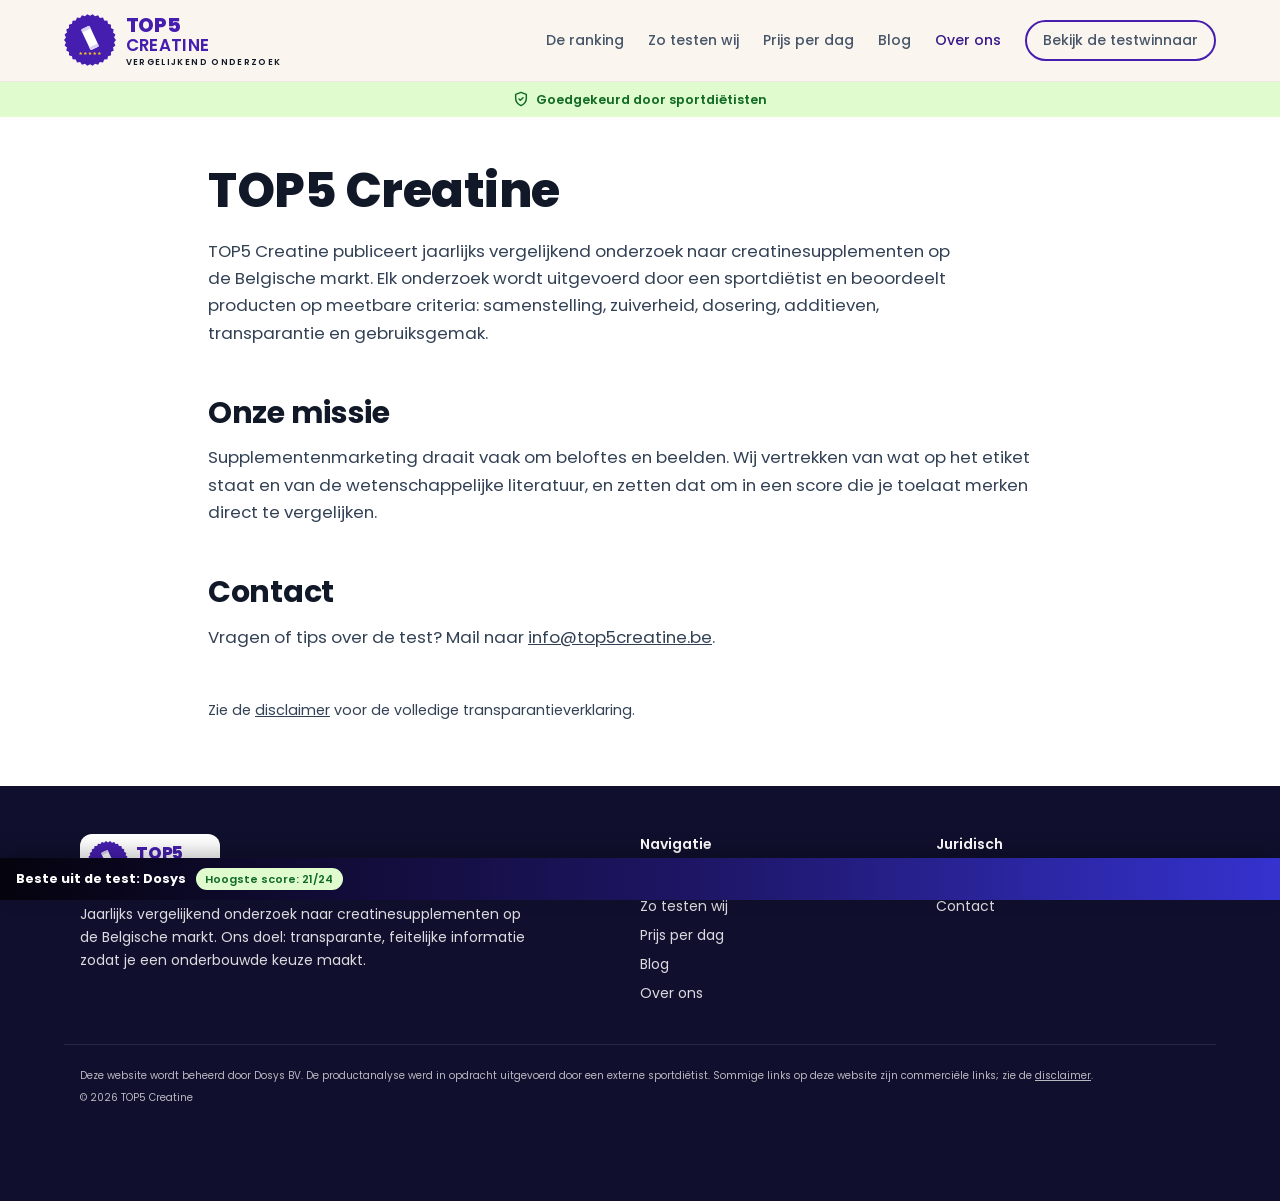
<file: over-ons.html>
<!DOCTYPE html>
<html lang="nl-BE">
<head>
<meta charset="utf-8">
<meta name="viewport" content="width=device-width, initial-scale=1">
<title>Over ons - TOP5 Creatine</title>
<meta name="description" content="TOP5 Creatine publiceert jaarlijks vergelijkend onderzoek naar creatinesupplementen op de Belgische markt, beoordeeld door een sportdiëtist op meetbare criteria.">
<link rel="icon" type="image/svg+xml" href="favicon.svg">
<link rel="icon" type="image/png" sizes="64x64" href="favicon.png">
<link rel="apple-touch-icon" href="apple-touch-icon.png">
<link rel="preconnect" href="https://fonts.googleapis.com">
<link rel="preconnect" href="https://fonts.gstatic.com" crossorigin>
<link rel="stylesheet" href="https://fonts.googleapis.com/css2?family=Poppins:wght@400;500;600;700;800&display=swap">
<link rel="stylesheet" href="styles.css?v=4">
<!-- seo:start -->
<link rel="canonical" href="https://top5creatine.be/over-ons">
<meta name="robots" content="index, follow, max-image-preview:large">
<meta property="og:site_name" content="TOP5 Creatine">
<meta property="og:type" content="website">
<meta property="og:locale" content="nl_BE">
<meta property="og:url" content="https://top5creatine.be/over-ons">
<meta property="og:title" content="Over ons - TOP5 Creatine">
<meta property="og:description" content="TOP5 Creatine publiceert jaarlijks vergelijkend onderzoek naar creatinesupplementen op de Belgische markt, beoordeeld door een sportdiëtist op meetbare criteria.">
<meta property="og:image" content="https://top5creatine.be/og/over-ons.jpg">
<meta property="og:image:width" content="1200">
<meta property="og:image:height" content="630">
<meta name="twitter:card" content="summary_large_image">
<meta name="twitter:title" content="Over ons - TOP5 Creatine">
<meta name="twitter:description" content="TOP5 Creatine publiceert jaarlijks vergelijkend onderzoek naar creatinesupplementen op de Belgische markt, beoordeeld door een sportdiëtist op meetbare criteria.">
<meta name="twitter:image" content="https://top5creatine.be/og/over-ons.jpg">
<meta name="author" content="TOP5 Creatine">
<meta name="theme-color" content="#461eaf">
<script type="application/ld+json">{"@context": "https://schema.org", "@graph": [{"@type": "Organization", "name": "TOP5 Creatine", "url": "https://top5creatine.be/", "logo": "https://top5creatine.be/apple-touch-icon.png", "parentOrganization": {"@type": "Organization", "name": "Dosys BV", "url": "https://dosys.co"}}, {"@type": "WebSite", "name": "TOP5 Creatine", "url": "https://top5creatine.be/", "inLanguage": "nl-BE", "publisher": {"@type": "Organization", "name": "TOP5 Creatine"}}]}</script>
<script src="/clickid.js?v=1" defer></script>
<!-- seo:end -->
</head>
<body>
<header>
  <div class="wrap hdr">
    <a href="/" class="logo" aria-label="TOP5 Creatine">
      <span class="mark"><svg viewBox="0 0 100 100" aria-hidden="true"><path d="M100.0,50.0 L96.2,54.9 L98.9,60.4 L94.2,64.4 L95.7,70.3 L90.3,73.2 L90.5,79.4 L84.6,81.1 L83.5,87.2 L77.3,87.6 L75.0,93.3 L68.9,92.5 L65.5,97.6 L59.7,95.5 L55.2,99.7 L50.0,96.5 L44.8,99.7 L40.3,95.5 L34.5,97.6 L31.1,92.5 L25.0,93.3 L22.7,87.6 L16.5,87.2 L15.4,81.1 L9.5,79.4 L9.7,73.2 L4.3,70.3 L5.8,64.4 L1.1,60.4 L3.8,54.9 L0.0,50.0 L3.8,45.1 L1.1,39.6 L5.8,35.6 L4.3,29.7 L9.7,26.8 L9.5,20.6 L15.4,18.9 L16.5,12.8 L22.7,12.4 L25.0,6.7 L31.1,7.5 L34.5,2.4 L40.3,4.5 L44.8,0.3 L50.0,3.5 L55.2,0.3 L59.7,4.5 L65.5,2.4 L68.9,7.5 L75.0,6.7 L77.3,12.4 L83.5,12.8 L84.6,18.9 L90.5,20.6 L90.3,26.8 L95.7,29.7 L94.2,35.6 L98.9,39.6 L96.2,45.1 Z" fill="#461eaf"/><g transform="translate(50,46) rotate(-25)"><rect x="-9" y="-22" width="18" height="44" rx="3.5" fill="#fff"/><rect x="-9" y="-22" width="18" height="6" rx="1.5" fill="#d9d2f2"/><rect x="-9" y="16" width="18" height="6" rx="1.5" fill="#d9d2f2"/></g><polygon fill="#f5c518" points="32.0,72.4 32.9,74.7 35.4,74.9 33.5,76.5 34.1,78.9 32.0,77.6 29.9,78.9 30.5,76.5 28.6,74.9 31.1,74.7"/><polygon fill="#f5c518" points="41.0,72.4 41.9,74.7 44.4,74.9 42.5,76.5 43.1,78.9 41.0,77.6 38.9,78.9 39.5,76.5 37.6,74.9 40.1,74.7"/><polygon fill="#f5c518" points="50.0,72.4 50.9,74.7 53.4,74.9 51.5,76.5 52.1,78.9 50.0,77.6 47.9,78.9 48.5,76.5 46.6,74.9 49.1,74.7"/><polygon fill="#f5c518" points="59.0,72.4 59.9,74.7 62.4,74.9 60.5,76.5 61.1,78.9 59.0,77.6 56.9,78.9 57.5,76.5 55.6,74.9 58.1,74.7"/><polygon fill="#f5c518" points="68.0,72.4 68.9,74.7 71.4,74.9 69.5,76.5 70.1,78.9 68.0,77.6 65.9,78.9 66.5,76.5 64.6,74.9 67.1,74.7"/></svg></span>
      <span class="lines"><span class="l1">TOP5</span><span class="l2">CREATINE</span><span class="l3">Vergelijkend onderzoek</span></span>
    </a>
    <nav class="main">
      <a href="/#ranking">De ranking</a>
      <a href="/methodologie">Zo testen wij</a>
      <a href="/#prijs">Prijs per dag</a>
      <a href="/blog">Blog</a>
      <a class="active" href="/over-ons">Over ons</a>
      <a class="btn-outline" href="https://dosys.co/nl-be?ref=top5creatine&utm_source=top5creatine&utm_medium=referral&utm_campaign=ranking&utm_content=header" target="_blank" rel="noopener">Bekijk de testwinnaar</a>
    </nav>
  </div>
</header>
<div class="trust"><svg width="16" height="16" viewBox="0 0 24 24" fill="none" stroke="currentColor" stroke-width="2.2" stroke-linecap="round" stroke-linejoin="round"><path d="M12 2l8 3v6c0 5-3.5 9-8 11-4.5-2-8-6-8-11V5l8-3z"/><path d="M9 12l2 2 4-4"/></svg> Goedgekeurd door sportdiëtisten</div>

<section class="wrap" style="padding-top:3rem;max-width:56rem">
  <h1 class="mh1" style="margin-top:0">TOP5 Creatine</h1>
  <p class="mintro">TOP5 Creatine publiceert jaarlijks vergelijkend onderzoek naar creatinesupplementen op de Belgische markt. Elk onderzoek wordt uitgevoerd door een sportdiëtist en beoordeelt producten op meetbare criteria: samenstelling, zuiverheid, dosering, additieven, transparantie en gebruiksgemak.</p>

  <h2 style="margin-top:3rem;text-align:left">Onze missie</h2>
  <p class="mprose" style="margin-top:.75rem;font-size:1.05rem">Supplementenmarketing draait vaak om beloftes en beelden. Wij vertrekken van wat op het etiket staat en van de wetenschappelijke literatuur, en zetten dat om in een score die je toelaat merken direct te vergelijken.</p>

  <h2 id="contact" style="margin-top:3rem;text-align:left">Contact</h2>
  <p class="mprose" style="margin-top:.75rem;font-size:1.05rem">Vragen of tips over de test? Mail naar <a href="mailto:info@top5creatine.be" style="text-decoration:underline">info@top5creatine.be</a>.</p>

  <p class="mprose" style="margin-top:3rem;font-size:.9rem">Zie de <a href="/disclaimer" style="text-decoration:underline">disclaimer</a> voor de volledige transparantieverklaring.</p>
</section>

<footer>
  <div class="wrap fgrid">
    <div>
      <a href="/" class="logo flogo"><span class="mark"><svg viewBox="0 0 100 100" aria-hidden="true"><path d="M100.0,50.0 L96.2,54.9 L98.9,60.4 L94.2,64.4 L95.7,70.3 L90.3,73.2 L90.5,79.4 L84.6,81.1 L83.5,87.2 L77.3,87.6 L75.0,93.3 L68.9,92.5 L65.5,97.6 L59.7,95.5 L55.2,99.7 L50.0,96.5 L44.8,99.7 L40.3,95.5 L34.5,97.6 L31.1,92.5 L25.0,93.3 L22.7,87.6 L16.5,87.2 L15.4,81.1 L9.5,79.4 L9.7,73.2 L4.3,70.3 L5.8,64.4 L1.1,60.4 L3.8,54.9 L0.0,50.0 L3.8,45.1 L1.1,39.6 L5.8,35.6 L4.3,29.7 L9.7,26.8 L9.5,20.6 L15.4,18.9 L16.5,12.8 L22.7,12.4 L25.0,6.7 L31.1,7.5 L34.5,2.4 L40.3,4.5 L44.8,0.3 L50.0,3.5 L55.2,0.3 L59.7,4.5 L65.5,2.4 L68.9,7.5 L75.0,6.7 L77.3,12.4 L83.5,12.8 L84.6,18.9 L90.5,20.6 L90.3,26.8 L95.7,29.7 L94.2,35.6 L98.9,39.6 L96.2,45.1 Z" fill="#461eaf"/><g transform="translate(50,46) rotate(-25)"><rect x="-9" y="-22" width="18" height="44" rx="3.5" fill="#fff"/><rect x="-9" y="-22" width="18" height="6" rx="1.5" fill="#d9d2f2"/><rect x="-9" y="16" width="18" height="6" rx="1.5" fill="#d9d2f2"/></g><polygon fill="#f5c518" points="32.0,72.4 32.9,74.7 35.4,74.9 33.5,76.5 34.1,78.9 32.0,77.6 29.9,78.9 30.5,76.5 28.6,74.9 31.1,74.7"/><polygon fill="#f5c518" points="41.0,72.4 41.9,74.7 44.4,74.9 42.5,76.5 43.1,78.9 41.0,77.6 38.9,78.9 39.5,76.5 37.6,74.9 40.1,74.7"/><polygon fill="#f5c518" points="50.0,72.4 50.9,74.7 53.4,74.9 51.5,76.5 52.1,78.9 50.0,77.6 47.9,78.9 48.5,76.5 46.6,74.9 49.1,74.7"/><polygon fill="#f5c518" points="59.0,72.4 59.9,74.7 62.4,74.9 60.5,76.5 61.1,78.9 59.0,77.6 56.9,78.9 57.5,76.5 55.6,74.9 58.1,74.7"/><polygon fill="#f5c518" points="68.0,72.4 68.9,74.7 71.4,74.9 69.5,76.5 70.1,78.9 68.0,77.6 65.9,78.9 66.5,76.5 64.6,74.9 67.1,74.7"/></svg></span><span class="lines"><span class="l1">TOP5</span><span class="l2">CREATINE</span></span></a>
      <p style="margin-top:1rem;max-width:28rem;line-height:1.625">Jaarlijks vergelijkend onderzoek naar creatinesupplementen op de Belgische markt. Ons doel: transparante, feitelijke informatie zodat je een onderbouwde keuze maakt.</p>
    </div>
    <div><div class="fh">Navigatie</div><ul><li><a href="/#ranking">De ranking</a></li><li><a href="/methodologie">Zo testen wij</a></li><li><a href="/#prijs">Prijs per dag</a></li><li><a href="/blog">Blog</a></li><li><a href="/over-ons">Over ons</a></li></ul></div>
    <div><div class="fh">Juridisch</div><ul><li><a href="/disclaimer">Disclaimer</a></li><li><a href="/over-ons#contact">Contact</a></li></ul></div>
  </div>
  <div class="wrap legal">
    <p>Deze website wordt beheerd door Dosys BV. De productanalyse werd in opdracht uitgevoerd door een externe sportdiëtist. Sommige links op deze website zijn commerciële links; zie de <a href="/disclaimer" style="text-decoration:underline">disclaimer</a>.</p>
    <p style="margin-top:.5rem">© 2026 TOP5 Creatine</p>
  </div>
</footer>

<div class="sticky" id="sticky">
  <div class="l"><span class="t">Beste uit de test: Dosys</span><span class="sp">Hoogste score: 21/24</span></div>
</body>
</html>
</file>
<file: styles.css>
:root{
  --brand:#461eaf; --brand-strong:#37188c; --brand-tint:#f0ebfa; --brand-soft:#ede7fb;
  --cta:#f59e0d; --cta-hover:#d97706; --cta-text:#111827;
  --ink:#111827; --muted:#64748b; --muted-strong:#475569; --slate-700:#334155;
  --border:#e5e7eb; --cream:#faf5ef; --surface:#fff;
  --positive:#179633; --positive-surface:#e0fccf; --positive-text:#116b26;
  --negative:#b60400; --negative-surface:#ffe3e3;
  --award:#f59e0d; --hero-flat:#1e1666; --deep-flat:#10102e;
  --radius:.875rem;
}
*{box-sizing:border-box;margin:0;padding:0}
html{scroll-behavior:smooth}
body{font-family:"Poppins",ui-sans-serif,system-ui,sans-serif;color:var(--ink);background:#fff;line-height:1.5;-webkit-font-smoothing:antialiased}
a{color:inherit;text-decoration:none}
img{display:block;max-width:100%}
h1,h2,h3{font-weight:700;letter-spacing:-.01em;color:var(--ink)}
h2{font-size:1.5rem;line-height:1.25}
@media(min-width:768px){h2{font-size:1.875rem}}
.wrap{max-width:72rem;margin:0 auto;padding:0 1rem}
.wrap-4{max-width:56rem;margin:0 auto;padding:0 1rem}
.muted{color:var(--muted-strong)}
.tnum{font-variant-numeric:tabular-nums}
.sr{position:absolute;width:1px;height:1px;overflow:hidden;clip:rect(0 0 0 0)}

/* draft ribbon */
.draft{position:fixed;top:14px;right:-52px;z-index:60;background:#111827;color:#fff;font-size:11px;font-weight:700;letter-spacing:.12em;padding:6px 60px;transform:rotate(45deg);opacity:.9;pointer-events:none}

/* header */
header{background:var(--cream);border-bottom:1px solid rgba(0,0,0,.05)}
.hdr{display:flex;align-items:center;justify-content:space-between;gap:1rem;padding:.9rem 0}
.logo{display:flex;align-items:center;gap:.6rem}
.logo .mark{width:52px;height:52px;flex:none}
.logo .mark svg{width:100%;height:100%;display:block}
.logo .lines{display:flex;flex-direction:column;line-height:1}
.logo .l1{font-weight:800;font-size:1.25rem;color:var(--brand);letter-spacing:-.01em}
.logo .l2{font-weight:600;font-size:1.05rem;color:var(--brand);letter-spacing:.02em;margin-top:2px}
.logo .l3{font-size:8.5px;letter-spacing:.16em;text-transform:uppercase;color:var(--ink);font-weight:600;margin-top:4px}
nav.main{display:none;align-items:center;gap:1.5rem;font-size:.875rem}
@media(min-width:768px){nav.main{display:flex}}
nav.main a{color:var(--muted-strong);font-weight:500}
nav.main a.active,nav.main a:hover{color:var(--brand-strong)}
.btn-outline{display:inline-flex;align-items:center;gap:.4rem;padding:.5rem 1rem;border-radius:999px;border:2px solid var(--brand);color:var(--brand);font-weight:600;font-size:.875rem;background:transparent}
.btn-outline:hover{background:var(--brand-tint)}
.trust{background:var(--positive-surface);color:var(--positive-text);font-size:.8rem;font-weight:600;text-align:center;padding:.5rem 1rem;display:flex;align-items:center;justify-content:center;gap:.4rem}

/* hero */
.hero{background:linear-gradient(90deg,#05030d 0%,#1e1666 55%,#3532cf 100%);color:#fff}
.hero .grid{display:grid;gap:2rem;padding:3.5rem 1rem 4.5rem;align-items:center}
@media(min-width:768px){.hero .grid{grid-template-columns:1.05fr 1fr;grid-template-rows:auto auto;padding:5rem 1rem 6rem;align-content:center}
.hero .txt{grid-column:1;grid-row:1;align-self:end}
.hero .cta{grid-column:1;grid-row:2;align-self:start}
.hero .pic{grid-column:2;grid-row:1/3;align-self:center}}
.hero .kicker{text-transform:uppercase;letter-spacing:.1em;font-size:.75rem;color:rgba(255,255,255,.85);font-weight:600;margin-bottom:1rem}
.hero h1{color:#fff;font-size:2.25rem;line-height:1.1;font-weight:800}
@media(min-width:768px){.hero h1{font-size:3.75rem;line-height:1.05}}
.hero .sub{margin-top:1.25rem;font-size:1rem;color:rgba(255,255,255,.9);max-width:30rem}
@media(min-width:768px){.hero .sub{font-size:1.125rem}}
.btn-cta{display:inline-flex;align-items:center;gap:.5rem;background:var(--cta);color:var(--cta-text);border-radius:999px;padding:.875rem 1.5rem;font-weight:700;font-size:1rem;border:0;cursor:pointer;box-shadow:0 6px 18px rgba(245,158,13,.25)}
.btn-cta:hover{background:var(--cta-hover)}
.hero .cta{margin-top:0}
.hero .pic{position:relative}
.hero .pic img{border-radius:1rem;width:100%;aspect-ratio:4/3;object-fit:cover;box-shadow:0 20px 50px rgba(0,0,0,.35)}
.winnercard{position:absolute;left:1rem;bottom:1rem;background:rgba(16,16,46,.85);backdrop-filter:blur(8px);border:1px solid rgba(255,255,255,.15);border-radius:.875rem;padding:.7rem .9rem;display:flex;align-items:center;gap:.8rem}
.winnercard .lbl{font-size:11px;color:rgba(255,255,255,.85);text-transform:uppercase;letter-spacing:.05em;font-weight:600}
.winnercard .nm{color:#fff;font-weight:700;font-size:1rem}
.scorepill{display:inline-flex;align-items:center;gap:.3rem;background:#fff;color:var(--ink);border:1px solid var(--border);border-radius:999px;padding:.25rem .6rem;font-weight:700;font-size:.8rem}
.scorepill .star{color:var(--award)}

/* stats strip */
.stats{border-bottom:1px solid var(--border);background:#fff}
.stats .wrap{display:grid;grid-template-columns:repeat(2,1fr);gap:1rem;padding:1.25rem 1rem}
@media(min-width:768px){.stats .wrap{grid-template-columns:repeat(4,1fr)}}
.stat{display:flex;gap:.7rem;align-items:flex-start}
.stat .ic{width:34px;height:34px;border-radius:50%;background:var(--brand-tint);color:var(--brand);display:grid;place-items:center;flex:none}
.stat .a{font-weight:600;line-height:1.2;font-size:.9rem}
.stat .b{font-size:.75rem;color:var(--muted-strong);line-height:1.3;margin-top:2px}

/* sections */
section.s{padding-top:3rem}
section.s h2{margin-bottom:1rem;text-align:center}
@media(min-width:768px){section.s h2{text-align:left}}

/* cards */
.card{position:relative;background:#fff;border:1px solid var(--border);border-radius:1rem;box-shadow:0 1px 2px rgba(0,0,0,.04)}
.card.win{border:2px solid var(--brand);box-shadow:0 10px 30px rgba(70,30,175,.10)}
.rank{position:absolute;top:0;left:0;width:40px;height:40px;border-top-left-radius:1rem;border-bottom-right-radius:1rem;background:var(--ink);color:#fff;font-weight:700;font-size:1.125rem;display:grid;place-items:center}
.score{position:absolute;top:1rem;right:1rem}
.wgrid{display:grid;gap:1.5rem;padding:3.25rem 1.25rem 1.5rem}
@media(min-width:768px){.wgrid{grid-template-columns:300px 1fr 230px;padding:3rem 2rem 2rem;gap:2rem}}
.wgrid .img{border-radius:.875rem;overflow:hidden;background:#f6f4fb}
.wgrid .img img{width:100%;aspect-ratio:1/1;object-fit:cover}
.brandlogo{height:26px;width:auto}
.wgrid h3{font-size:1.5rem;line-height:1.15;margin-top:.5rem}
.facts{list-style:none;margin-top:1rem;display:grid;gap:.55rem}
.facts li{display:flex;gap:.6rem;align-items:flex-start;font-size:.95rem;color:var(--slate-700)}
.chk{width:20px;height:20px;border-radius:50%;display:grid;place-items:center;flex:none;margin-top:1px}
.chk.ok{background:var(--positive-surface);color:var(--positive)}
.chk.no{background:var(--negative-surface);color:var(--negative)}
.certlabel{font-size:11px;text-transform:uppercase;letter-spacing:.05em;font-weight:600;color:var(--muted-strong);margin-top:1.5rem}
.certs{display:flex;gap:1.25rem;align-items:center;margin-top:.75rem;flex-wrap:wrap}
.cert{display:inline-flex;align-items:center;gap:.5rem;border:1px solid var(--border);border-radius:.6rem;padding:.4rem .7rem;font-size:.75rem;font-weight:600;color:var(--muted-strong);background:#fff}
.cert img{height:36px;width:auto}
.tpstars{display:inline-flex;gap:2px;vertical-align:middle}
.tpstars svg{width:18px;height:18px;display:block}
.tpstars.lg svg{width:26px;height:26px;gap:3px}
.tp{display:flex;align-items:center;gap:.5rem;margin-top:1.25rem;font-size:.875rem;flex-wrap:wrap}
.tp a{color:var(--brand);text-decoration:underline;font-weight:500}
.deal{display:flex;flex-direction:column;align-items:center;gap:.4rem;text-align:center}
.deal .seals{display:flex;gap:.5rem;margin-bottom:.5rem}
.seal{width:64px;height:64px;border-radius:50%;background:var(--brand);color:#fff;display:grid;place-items:center;text-align:center;font-size:8px;font-weight:700;line-height:1.1;text-transform:uppercase;letter-spacing:.04em;padding:6px;border:3px solid #fff;box-shadow:0 0 0 2px var(--brand)}
.seal.gold{background:var(--award);box-shadow:0 0 0 2px var(--award)}
.deal .btn-cta{width:100%;justify-content:center;flex-direction:column;gap:0;padding:.75rem 1.25rem;line-height:1.15}
.deal .btn-cta small{font-size:.75rem;font-weight:500;opacity:.8}
.deal .price{font-size:.75rem;color:var(--muted-strong)}
.deal .lim{font-size:11px;font-weight:600;color:var(--cta)}
.deal .more{font-size:.75rem;color:var(--muted-strong);text-decoration:underline}

/* reviews */
.rvtop{background:#fff;border:1px solid var(--border);border-radius:1rem;box-shadow:0 1px 2px rgba(0,0,0,.04);padding:1.25rem;display:grid;gap:1rem;align-items:center}
@media(min-width:768px){.rvtop{grid-template-columns:auto auto 1fr auto;padding:1.5rem 2rem}}
.rvtop .big{font-size:1.5rem;font-weight:800}
.rvtop .big span{font-size:1rem;font-weight:500;color:var(--muted-strong)}
.rvgrid{display:grid;gap:1rem;margin-top:1rem}
@media(min-width:768px){.rvgrid{grid-template-columns:repeat(3,1fr)}}
.rv{background:#fff;border:1px solid var(--border);border-radius:1rem;overflow:hidden;display:flex;flex-direction:column}
.rv img{aspect-ratio:1/1;object-fit:cover;width:100%}
.rv .b{padding:1rem 1.25rem 1.25rem;display:flex;flex-direction:column;flex:1}
.rv .tag{display:inline-flex;align-items:center;border-radius:999px;background:var(--brand-tint);color:var(--brand);font-size:11px;font-weight:600;text-transform:uppercase;letter-spacing:.05em;padding:.2rem .6rem}
.rv p{font-size:.875rem;color:var(--slate-700);margin-top:.75rem;flex:1}
.rv .who{font-size:11px;text-transform:uppercase;letter-spacing:.05em;color:var(--muted-strong);font-weight:600;margin-top:1.25rem}
.note{font-size:.75rem;color:var(--muted-strong);margin-top:.75rem}

/* ranking */
.rlist{display:grid;gap:1rem}
.rk{display:grid;gap:1rem;padding:3rem 1.25rem 1.5rem}
@media(min-width:768px){.rk{grid-template-columns:150px 1fr 200px;padding:2rem 2rem 1.75rem 3.75rem;gap:1.5rem;align-items:center}}
.pimg{width:100%;aspect-ratio:1/1;border-radius:.75rem;background:#f6f4fb;display:grid;place-items:center;color:#9ca3af}
.pimg img{width:100%;height:100%;object-fit:cover;border-radius:.75rem}
.clogo{height:22px;width:auto;display:block;margin-bottom:.3rem}
.rk h3{font-size:1.25rem;line-height:1.15}
@media(min-width:768px){.rk h3{font-size:1.5rem}}
.rk .sub{font-size:.75rem;text-transform:uppercase;letter-spacing:.05em;font-weight:600;color:var(--muted-strong);margin-top:2px}
.wordmark{display:inline-block;font-weight:800;font-size:.8rem;letter-spacing:.02em;color:var(--ink);opacity:.8;margin-bottom:.1rem}
.rk .facts{margin-top:.75rem;gap:.4rem}
.rk .facts li{font-size:.875rem}
.rkside{display:flex;flex-direction:column;align-items:center;gap:.5rem;text-align:center}
@media(min-width:768px){.rkside{align-items:flex-end;text-align:right}}
.tagpill{display:inline-flex;align-items:center;border:1px solid var(--border);border-radius:999px;padding:.25rem .7rem;font-size:11px;color:var(--muted-strong);background:#fff;font-weight:500}
.rkside .pr{font-size:.75rem;color:var(--muted-strong)}
.rkside a{font-size:.75rem;color:var(--muted-strong);text-decoration:underline}
.hidden-rows{display:none}
.hidden-rows.show{display:grid;gap:1rem}
.btn-toggle{margin-top:1.5rem;display:inline-flex;align-items:center;gap:.5rem;padding:.6rem 1.25rem;border-radius:999px;border:2px solid var(--brand-strong);color:var(--brand-strong);font-weight:600;font-size:.875rem;background:#fff;cursor:pointer;font-family:inherit}

/* quiz cta */
.quiz{background:#fff;border:1px solid var(--border);border-radius:1rem;padding:1.25rem 1.5rem;display:flex;flex-direction:column;gap:1rem;box-shadow:0 1px 2px rgba(0,0,0,.04)}
@media(min-width:768px){.quiz{flex-direction:row;align-items:center;justify-content:space-between}}
.quiz h3{font-size:1.125rem}
.quiz p{font-size:.875rem;color:var(--muted-strong);margin-top:.25rem}

/* table */
.tblwrap{overflow-x:auto;border:1px solid var(--border);border-radius:1rem}
table{width:100%;border-collapse:collapse;font-size:.875rem;min-width:760px}
thead th{background:var(--brand);color:#fff;text-align:left;padding:.75rem 1rem;font-weight:600;white-space:nowrap}
thead th.r{text-align:right}
tbody td{padding:.75rem 1rem;border-top:1px solid var(--border);vertical-align:middle}
tbody td.r{text-align:right}
tbody tr.win td{background:#fbf9ff}
td .n{font-weight:600}
td .d{font-size:.75rem;color:var(--muted-strong)}
td.num{font-weight:600;color:var(--brand-strong)}
.tblnote{margin:1rem auto 0;max-width:48rem;text-align:center;font-size:11px;line-height:1.4;color:var(--muted-strong)}

/* method */
.method{background:#fff;border:1px solid var(--border);border-radius:1rem;padding:1.5rem;display:grid;gap:1.5rem;box-shadow:0 1px 2px rgba(0,0,0,.04)}
@media(min-width:768px){.method{grid-template-columns:320px 1fr;padding:2rem;align-items:start}}
.method img{border-radius:.875rem;aspect-ratio:4/3;object-fit:cover;width:100%}
.method p{color:var(--slate-700);font-size:.95rem}
.params{display:grid;gap:.25rem 2rem;margin-top:1rem;font-size:.875rem;color:var(--slate-700);list-style:none}
@media(min-width:640px){.params{grid-template-columns:1fr 1fr}}
.params li:before{content:"· ";color:var(--brand)}
.link{display:inline-flex;align-items:center;gap:.3rem;margin-top:1rem;color:var(--brand-strong);text-decoration:underline;font-weight:600;font-size:.9rem}

/* price classes */
.pcgrid{display:grid;gap:1rem}
@media(min-width:768px){.pcgrid{grid-template-columns:repeat(3,1fr)}}
.pc{background:#fff;border:1px solid var(--border);border-radius:1rem;padding:1.25rem;position:relative}
.pc.win{border:2px solid var(--brand);box-shadow:0 10px 30px rgba(70,30,175,.10)}
.pc .cls{display:inline-flex;align-items:center;border-radius:999px;background:var(--brand-soft);color:var(--brand-strong);font-weight:600;font-size:.75rem;padding:.25rem .75rem}
.pc .rng{font-size:.75rem;color:var(--slate-700);margin-left:.5rem}
.pc .ico{position:absolute;top:1.25rem;right:1.25rem;width:36px;height:36px;border-radius:50%;background:var(--brand-tint);color:var(--brand);display:grid;place-items:center}
.pc h3{margin-top:1.25rem;font-size:1.25rem}
.pc .sub{font-size:.875rem;color:var(--muted-strong)}
.pc .big{margin-top:.75rem;font-size:1.875rem;font-weight:800;color:var(--brand-strong)}
.pc .big span{font-size:.875rem;color:var(--muted-strong);font-weight:500}
.pc .pr{font-size:.875rem;color:var(--muted-strong)}
.pc .best{margin-top:.75rem;background:var(--positive-surface);color:var(--positive-text);font-size:.75rem;font-weight:600;border-radius:.5rem;padding:.4rem .6rem}
.pc .facts{margin-top:.75rem}
.pc .facts li{font-size:.875rem}
.pc .btn-cta{margin-top:1rem;width:100%;justify-content:center;padding:.75rem 1.25rem}
.pcnote{margin-top:1rem;font-size:.875rem;color:var(--slate-700)}

/* about */
.about{background:#fff;border:1px solid var(--border);border-radius:1rem;padding:1.5rem;display:grid;gap:1.5rem;box-shadow:0 1px 2px rgba(0,0,0,.04)}
@media(min-width:768px){.about{grid-template-columns:1fr 1fr;padding:2rem;align-items:center}}
.about img{border-radius:.875rem;aspect-ratio:4/3;object-fit:cover;width:100%}
.about p{color:var(--slate-700);line-height:1.625}

/* expert */
.expert{background:#fff;border:1px solid var(--border);border-radius:1rem;padding:1.5rem;display:grid;gap:1.25rem;margin-top:1rem}
@media(min-width:768px){.expert{grid-template-columns:120px 1fr;padding:2rem;gap:2rem}}
.avatar{width:120px;height:120px;border-radius:50%;background:var(--brand-tint);display:grid;place-items:center;color:var(--brand);margin:0 auto;overflow:hidden}
.avatar img{width:100%;height:100%;object-fit:cover}
.quote{font-size:1.25rem;font-weight:700;line-height:1.35;color:var(--ink)}
@media(min-width:768px){.quote{font-size:1.5rem}}
.expert .nm{font-weight:700;margin-top:1.5rem;display:flex;align-items:center;gap:.35rem}
.expert .role{font-size:.75rem;text-transform:uppercase;letter-spacing:.05em;font-weight:600;color:var(--muted-strong);margin-top:.25rem}
.expert .edu{font-size:.75rem;text-transform:uppercase;letter-spacing:.05em;font-weight:600;margin-top:1rem}
.expert ul{list-style:none;margin-top:.4rem;font-size:.8rem;color:var(--slate-700);display:grid;gap:.3rem}

/* faq */
.faq{display:grid;gap:.75rem}
details{background:#fff;border:1px solid var(--border);border-radius:.875rem;padding:0 1.25rem;box-shadow:0 1px 2px rgba(0,0,0,.04)}
summary{list-style:none;cursor:pointer;display:flex;justify-content:space-between;align-items:center;padding:1.1rem 0;font-weight:600;font-size:.95rem}
summary::-webkit-details-marker{display:none}
summary svg{transition:transform .2s;flex:none;color:var(--muted-strong)}
details[open] summary svg{transform:rotate(180deg)}
details p{padding:0 0 1.25rem;color:var(--slate-700);line-height:1.625;font-size:.95rem}

/* footer */
footer{background:var(--deep-flat);color:rgba(255,255,255,.85);margin-top:4rem;padding:3rem 0 6rem;font-size:.875rem}
.fgrid{display:grid;gap:2rem}
@media(min-width:768px){.fgrid{grid-template-columns:2fr 1fr 1fr}}
footer .flogo{display:inline-flex;background:#fff;border-radius:.75rem;padding:.4rem .9rem .4rem .5rem;gap:.5rem}
footer .flogo .mark{width:40px;height:40px}
footer .flogo .l1{font-size:1.05rem}footer .flogo .l2{font-size:.85rem}
footer .fh{font-weight:600;color:#fff;margin-bottom:.75rem}
footer ul{list-style:none;display:grid;gap:.5rem}
footer a:hover{color:#fff}
.legal{margin-top:2.5rem;padding-top:1.5rem;border-top:1px solid rgba(255,255,255,.1);font-size:10px;line-height:1.4;color:rgba(255,255,255,.7)}

/* sticky bar */
.sticky{position:fixed;left:0;right:0;bottom:0;z-index:50;background:linear-gradient(90deg,#05030d 0%,#1e1666 55%,#3532cf 100%);color:#fff;padding:.6rem 1rem;display:flex;align-items:center;gap:.75rem;box-shadow:0 -6px 20px rgba(0,0,0,.25)}
.sticky .l{display:flex;align-items:center;gap:.6rem;font-weight:700;font-size:.8rem;flex:1;min-width:0}
.sticky .l .t{white-space:nowrap;overflow:hidden;text-overflow:ellipsis}
@media(max-width:560px){.sticky .l{display:none}.sticky{justify-content:center}}
.sticky .l .sp{display:none;background:var(--positive-surface);color:var(--positive-text);border-radius:999px;padding:.2rem .6rem;font-size:11px;font-weight:600;white-space:nowrap}
@media(min-width:640px){.sticky .l .sp{display:inline-flex}}
.sticky .btn-cta{padding:.55rem 1.1rem;font-size:.8rem;white-space:nowrap}
.sticky .x{background:none;border:0;color:#fff;font-size:1.2rem;cursor:pointer;opacity:.8;padding:.25rem}

/* methodology page */
.mkicker{text-transform:uppercase;letter-spacing:.1em;font-size:.75rem;color:var(--muted-strong);font-weight:600}
.mh1{font-size:2.25rem;line-height:1.1;font-weight:800;margin-top:.5rem}
@media(min-width:768px){.mh1{font-size:3rem}}
.mintro{margin-top:1.25rem;font-size:1.05rem;color:var(--slate-700);line-height:1.625;max-width:48rem}
.statbox{margin-top:2rem;background:#fff;border:1px solid var(--border);border-radius:1rem;box-shadow:0 1px 2px rgba(0,0,0,.04);padding:1.5rem;display:grid;grid-template-columns:repeat(2,1fr);gap:1.25rem;text-align:center}
@media(min-width:768px){.statbox{grid-template-columns:repeat(4,1fr)}}
.statbox .n{font-size:2rem;font-weight:800;color:var(--brand);line-height:1}
.statbox .l{font-size:.875rem;color:var(--muted-strong);margin-top:.35rem}
.ptable{width:100%;border-collapse:collapse;font-size:.95rem;min-width:0;background:#fff}
.ptable th{background:#f8f7fc;color:var(--ink);font-weight:600;text-align:left;padding:.85rem 1rem}
.ptable th.r,.ptable td.r{text-align:right;white-space:nowrap}
.ptable td{padding:.85rem 1rem;border-top:1px solid var(--border);color:var(--slate-700)}
.pcls{display:grid;gap:1rem}
@media(min-width:768px){.pcls{grid-template-columns:repeat(3,1fr)}}
.pcl{background:#fff;border:1px solid var(--border);border-radius:1rem;padding:1.25rem}
.pcl .k{font-size:.75rem;letter-spacing:.08em;text-transform:uppercase;color:var(--muted-strong);font-weight:600}
.pcl .v{font-weight:700;margin-top:.15rem}
.pcl .e{font-size:.9rem;color:var(--muted-strong);margin-top:.15rem}
.mlist{list-style:disc;padding-left:1.25rem;color:var(--slate-700);line-height:1.625;display:grid;gap:.5rem}
.mbox{background:#fff;border:1px solid var(--border);border-radius:1rem;padding:1.5rem;color:var(--slate-700);line-height:1.625;display:grid;gap:.9rem;box-shadow:0 1px 2px rgba(0,0,0,.04)}
.mprose{color:var(--slate-700);line-height:1.625}


/* blog */
.bgrid{display:grid;gap:1rem;margin-top:2rem}
@media(min-width:640px){.bgrid{grid-template-columns:repeat(2,1fr)}}
@media(min-width:960px){.bgrid{grid-template-columns:repeat(3,1fr)}}
.bcard{display:block;background:#fff;border:1px solid var(--border);border-radius:1rem;overflow:hidden;box-shadow:0 1px 2px rgba(0,0,0,.04)}
.bcard img,.bcard .bph{width:100%;aspect-ratio:16/10;object-fit:cover;display:block}
.bcard .bph{background:#f3f4f8;color:var(--muted-strong);font-size:.7rem;letter-spacing:.1em;font-weight:600;display:grid;place-items:center}
.bcard .bb{padding:1rem 1.25rem 1.25rem}
.bcard .bk{font-size:.7rem;letter-spacing:.08em;font-weight:600;color:var(--muted-strong)}
.bcard h2{font-size:1.05rem;line-height:1.3;margin-top:.5rem}
.bcard p{font-size:.85rem;color:var(--muted-strong);margin-top:.4rem}
.artwrap{display:grid;gap:2rem;padding-top:2rem}
@media(min-width:960px){.artwrap{grid-template-columns:1fr 300px;align-items:start}}
.art{max-width:44rem}
.crumb{font-size:.8rem;color:var(--muted-strong)}
.crumb a:hover{text-decoration:underline}
.byline{display:flex;align-items:center;gap:.7rem;margin-top:1rem;font-size:.9rem;color:var(--slate-700)}
.byav{width:40px;height:40px;flex:none}
.byav svg{width:100%;height:100%;display:block}
.arthero{border-radius:1rem;width:100%;aspect-ratio:3/2;object-fit:cover;margin-top:1.5rem}
.toc{background:#f8f7fc;border-radius:.875rem;padding:1rem 1.25rem;margin-top:1.5rem}
.toct{font-weight:700;font-size:.9rem}
.toc ol{margin:.5rem 0 0 1.1rem;font-size:.9rem;display:grid;gap:.25rem}
.toc a{color:var(--brand);text-decoration:underline}
.lead{margin-top:1.5rem;color:var(--slate-700);line-height:1.65;font-size:1.02rem}
.art h2{font-size:1.4rem;margin-top:2.25rem;text-align:left}
.art h2+p,.art p+p,.art ul+p,.art ol+p{margin-top:.9rem}
.art p{color:var(--slate-700);line-height:1.65}
.art h2+p{margin-top:.75rem}
.art .mlist{margin-top:.75rem}
.art .mlist strong{color:var(--ink)}
.art .faq{margin-top:.75rem}
.art a:not(.bcard):not(.btn-cta){color:var(--brand-strong);text-decoration:underline}
.art .bcard{margin-top:.75rem}
.side{position:sticky;top:1rem}
.sidecard{background:#fff;border:2px solid var(--brand);border-radius:1rem;padding:1.25rem;box-shadow:0 10px 30px rgba(70,30,175,.10)}
.sidecard .cls{display:inline-flex;align-items:center;border-radius:999px;background:var(--brand-soft);color:var(--brand-strong);font-weight:600;font-size:.75rem;padding:.25rem .75rem}
.sidecard .rng{font-size:.75rem;color:var(--slate-700);margin-left:.5rem}
.sidecard .sub{font-size:.875rem;color:var(--muted-strong)}
.sidecard .best{margin-top:.75rem;background:var(--positive-surface);color:var(--positive-text);font-size:.75rem;font-weight:600;border-radius:.5rem;padding:.4rem .6rem}
.sidecard .facts{margin-top:.75rem}
.sidecard .facts li{font-size:.875rem}
</file>
